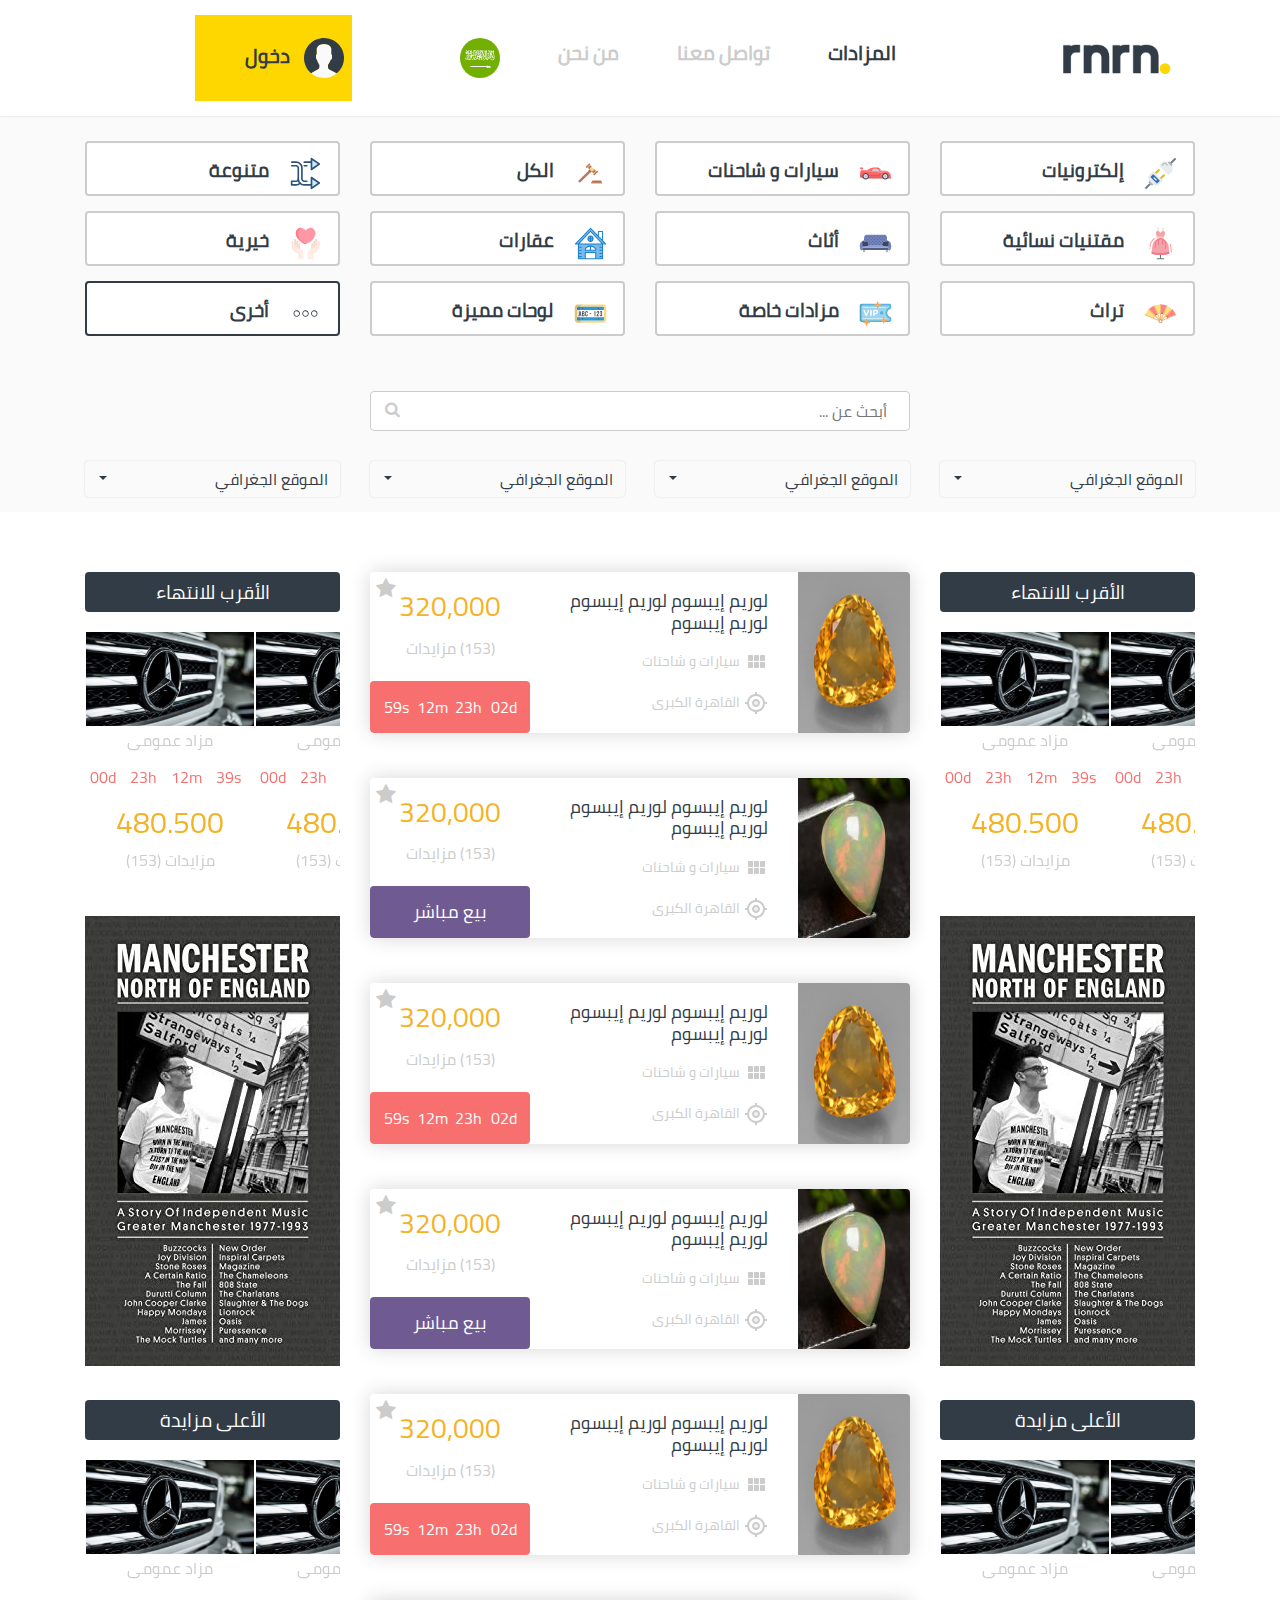
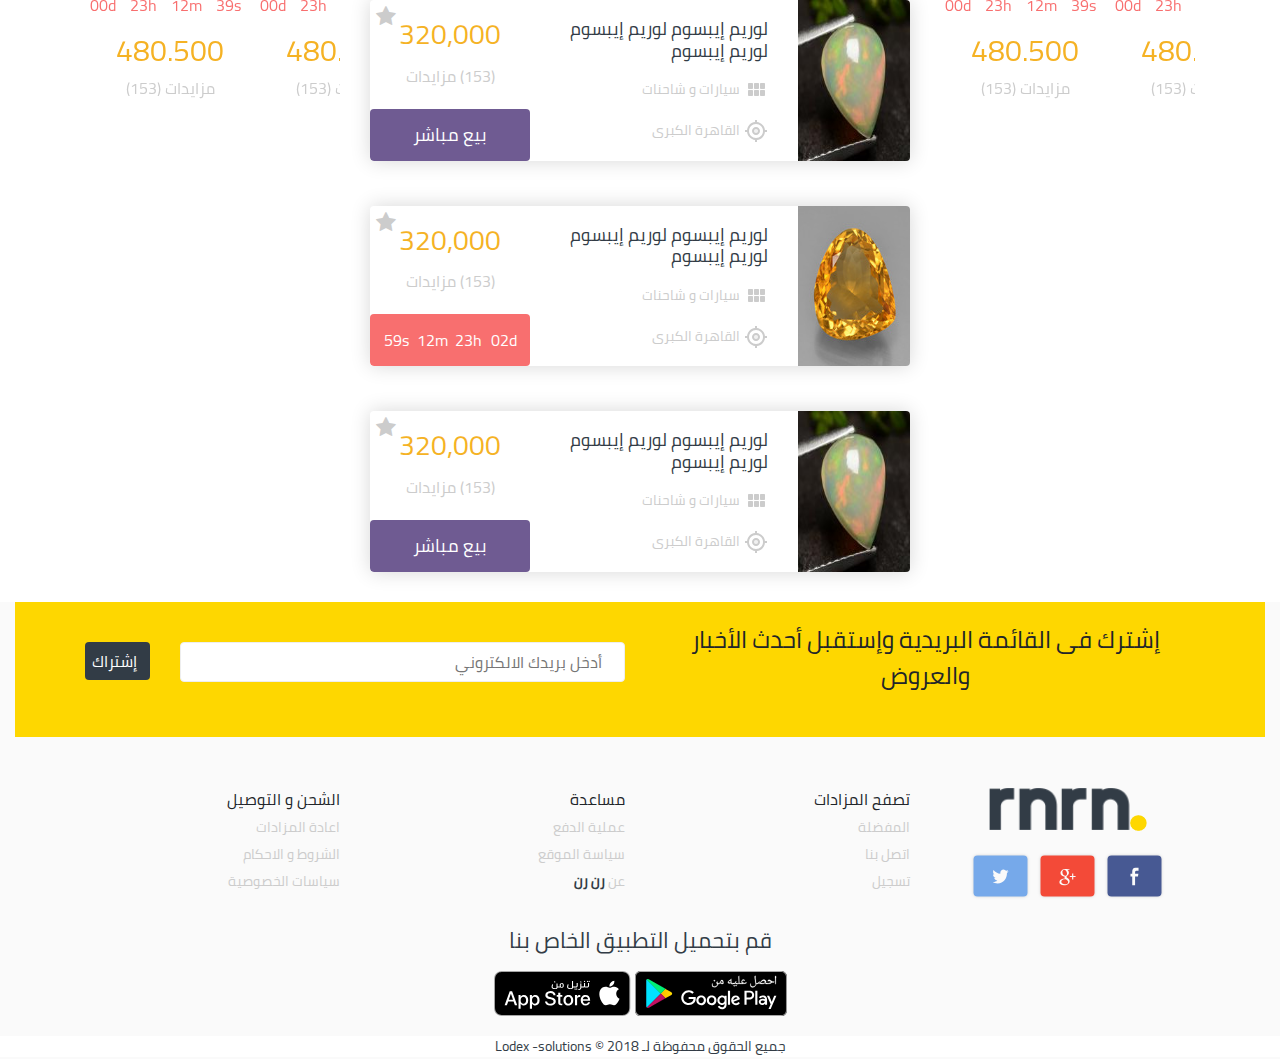
<file: index.html>
<!DOCTYPE html>
<html>

<head>
  <meta charset="utf-8">
  <meta name="viewport" content="width=device-width, initial-scale=1, shrink-to-fit=no">
  <title>RNRN | HOME</title>
  <link rel="stylesheet" href="css/bootstrap.min.css">
  <link rel="stylesheet" href="css/jquery-ui.css">
  <link rel="stylesheet" href="css/font-awesome.min.css">
  <link rel="stylesheet" href="css/owl.carousel.min.css">
  <link rel="stylesheet" href="css/owl.theme.default.min.css">
  <link rel="stylesheet" href="css/style.css">
</head>

<body>
  <nav class="navbar navbar-expand-lg navbar-light bg-light">
    <div class="container">
      <a class="navbar-brand" href="index.html">
        <img src="Images/Logo - rnrn.png">
      </a>
      <button class="navbar-toggler" type="button" data-toggle="collapse" data-target="#ali" aria-controls="navbarNavDropdown"
        aria-expanded="false" aria-label="Toggle navigation">
        <span class="navbar-toggler-icon"></span>
      </button>
      <div class="collapse navbar-collapse" id="ali">
        <ul class="navbar-nav mx-auto">
          <li class="nav-item active">
            <a class="nav-link" href="#">المزادات</a>
          </li>
          <li class="nav-item">
            <a class="nav-link" href="#"> تواصل معنا</a>
          </li>

          <li class="nav-item">
            <a class="nav-link" href="#">من نحن </a>
          </li>
          <li class="nav-item">
            <a class="nav-link" href="#">
              <img src="./Images/Arabic.png">
            </a>
          </li>

          <li class="nav-item mr-xl-5 active active-login">
            <a class="nav-link" href="login.html">
              <img src="Images/User-Avatar.png" alt="login"> دخول
            </a>
          </li>

          <!-- <li class="nav-item dropdown mr-xl-5">
                   <a class="nav-link dropdown-toggle active" href="#" id="navbarDropdown" role="button" data-toggle="dropdown" aria-haspopup="true"
                     aria-expanded="false">
                     <img src="Images/User-Avatar.png" alt="login"> على
                   </a>
                   <div class="dropdown-menu text-center" aria-labelledby="navbarDropdown">
                      <a class="dropdown-item" href="profile.html">الصفحة الشخصية</a>
                     <a class="dropdown-item" href="Additem.html">إضافة مزاد</a>
                     <a class="dropdown-item" href="Edit-my-info.html">لوحة التحكم</a>
                     <a class="dropdown-item" href="FavoritePage.html"> المفضلة</a>
                     <a class="dropdown-item" href="#">الإعدادات</a>
                     <a class="dropdown-item" href="#">خروج</a>
       
                   </div>
                 </li>  -->
        </ul>
      </div>
    </div>
  </nav>



  <!-- Start Sec1 -->
  <section class="sec1">
    <div class="container">
      <div class="row">
        <div class="col-12">
          <div class="row">
            <div class="col-lg-3 col-md-6">
              <div class="box-sec1 text-right">
                <img src="Images/Electronics - Category.png">
                <p>إلكترونيات</p>
              </div>
            </div>

            <div class="col-lg-3 col-md-6">
              <div class="box-sec1 text-right">
                <img src="Images/Cars - Category.png">
                <p>سيارات و شاحنات</p>
              </div>
            </div>

            <div class="col-lg-3 col-md-6">
              <div class="box-sec1 text-right">
                <img src="Images/All - Categories.png ">
                <p>الكل </p>
              </div>
            </div>

            <div class="col-lg-3 col-md-6">
              <div class="box-sec1 text-right">
                <img src="Images/Mixed - Category.png">
                <p>متنوعة

                </p>
              </div>
            </div>

            <div class="col-lg-3 col-md-6">
              <div class="box-sec1 text-right">
                <img src="Images/Feminine - Category.png">
                <p>مقتنيات نسائية

                </p>
              </div>
            </div>

            <div class="col-lg-3 col-md-6">
              <div class="box-sec1 text-right">
                <img src="Images/Furniture - Category.png">
                <p>أثاث</p>
              </div>
            </div>

            <div class="col-lg-3 col-md-6">
              <div class="box-sec1 text-right">
                <img src="Images/Realestate - Category.png">
                <p>عقارات</p>
              </div>
            </div>

            <div class="col-lg-3 col-md-6">
              <div class="box-sec1 text-right">
                <img src="Images/Charitable Categoory.png">
                <p>خيرية

                </p>
              </div>
            </div>

            <div class="col-lg-3 col-md-6">
              <div class="box-sec1 text-right">
                <img src="Images/Traditional - Category.png">
                <p>تراث</p>
              </div>
            </div>

            <div class="col-lg-3 col-md-6">
              <div class="box-sec1 text-right">
                <img src="Images/Vip - Category.png">
                <p>مزادات خاصة </p>
              </div>
            </div>

            <div class="col-lg-3 col-md-6">
              <div class="box-sec1 text-right">
                <img src="Images/Specia Carplates - Category.png">
                <p>لوحات مميزة

                </p>
              </div>
            </div>

            <div class="col-lg-3 col-md-6">
              <div class="box-sec1 text-right active">
                <img src="Images/Others - Category.png">
                <p>أخرى

                </p>
              </div>
            </div>
          </div>
        </div>
      </div>
    </div>
  </section>
  <div class="container">
    <div class="row">
      <div class="col-lg-6 col-md-12 mx-auto">
        <div class="input-serch1">
          <input class="btn-block" type="search" placeholder="أبحث عن ...">
          <i class="fa fa-search"></i>
        </div>
      </div>
      <div class="col-12">
        <div class="row">
          <div class="col-3">
            <form class="form-sort">
              <div class="row">
                <div class="col-12 col-md-12">
                  <div class="my-dropdown">
                    <div class="dropdown ">
                      <a class="btn btn-secondary btn-block dropdown-toggle" href="#" role="button" id="dropdownMenuLink"
                        data-toggle="dropdown" aria-haspopup="true" aria-expanded="false">
                        الموقع الجغرافي
                      </a>

                      <div class="dropdown-menu" aria-labelledby="dropdownMenuLink">
                        <a class="dropdown-item" href="#">Action</a>
                        <a class="dropdown-item" href="#">Another action</a>
                        <a class="dropdown-item" href="#">Something else here</a>
                      </div>
                    </div>
                  </div>
                </div>
              </div>
            </form>
          </div>

          <div class="col-3">
            <form class="form-sort">
              <div class="row">
                <div class="col-12 col-md-12">
                  <div class="my-dropdown">
                    <div class="dropdown ">
                      <a class="btn btn-secondary btn-block dropdown-toggle" href="#" role="button" id="dropdownMenuLink"
                        data-toggle="dropdown" aria-haspopup="true" aria-expanded="false">
                        الموقع الجغرافي
                      </a>

                      <div class="dropdown-menu" aria-labelledby="dropdownMenuLink">
                        <a class="dropdown-item" href="#">Action</a>
                        <a class="dropdown-item" href="#">Another action</a>
                        <a class="dropdown-item" href="#">Something else here</a>
                      </div>
                    </div>
                  </div>
                </div>
              </div>
            </form>
          </div>

          <div class="col-3">
            <form class="form-sort">
              <div class="row">
                <div class="col-12 col-md-12">
                  <div class="my-dropdown">
                    <div class="dropdown ">
                      <a class="btn btn-secondary btn-block dropdown-toggle" href="#" role="button" id="dropdownMenuLink"
                        data-toggle="dropdown" aria-haspopup="true" aria-expanded="false">
                        الموقع الجغرافي
                      </a>

                      <div class="dropdown-menu" aria-labelledby="dropdownMenuLink">
                        <a class="dropdown-item" href="#">Action</a>
                        <a class="dropdown-item" href="#">Another action</a>
                        <a class="dropdown-item" href="#">Something else here</a>
                      </div>
                    </div>
                  </div>
                </div>
              </div>
            </form>
          </div>

          <div class="col-3">
            <form class="form-sort">
              <div class="row">
                <div class="col-12 col-md-12">
                  <div class="my-dropdown">
                    <div class="dropdown ">
                      <a class="btn btn-secondary btn-block dropdown-toggle" href="#" role="button" id="dropdownMenuLink"
                        data-toggle="dropdown" aria-haspopup="true" aria-expanded="false">
                        الموقع الجغرافي
                      </a>

                      <div class="dropdown-menu" aria-labelledby="dropdownMenuLink">
                        <a class="dropdown-item" href="#">Action</a>
                        <a class="dropdown-item" href="#">Another action</a>
                        <a class="dropdown-item" href="#">Something else here</a>
                      </div>
                    </div>
                  </div>
                </div>
              </div>
            </form>
          </div>



        </div>
      </div>
    </div>
  </div>

  <section class="sec2 text-right">
    <div class="container">
      <div class="row">
        <div class="col-12">
          <div class="row">
            <div class="col-lg-3 col-md-12">
              <!-- <div class="box-type1">
                <div class="box-type2">
                  <div class="box-head">
                    <h3>التصنيف</h3>
                  </div>
                </div>
                <div class="box-input">
                  <div class="box-input2">
                    <input type="radio" readonly>
                    <span>الكل </span>
                  </div>

                  <div class="box-input2">
                    <input type="radio" readonly>
                    <span>شقق سكنية </span>
                  </div>

                  <div class="box-input2">
                    <input type="radio" readonly>
                    <span>أرضي</span>
                  </div>


                  <div class="box-input2">
                    <input type="radio" readonly>
                    <span>مزارع </span>
                  </div>
                  <div class="box-input2">
                    <input type="radio" readonly>
                    <span>استراحات </span>
                  </div>

                </div>

              </div>

              <div class="box-type1">
                <div class="box-type2">
                  <div class="box-head">
                    <h3>النوع </h3>
                  </div>
                </div>
                <div class="box-input">
                  <div class="box-input2">
                    <input type="radio" readonly>
                    <span>الكل </span>
                  </div>

                  <div class="box-input2">
                    <input type="radio" readonly>
                    <span>مزاد </span>
                  </div>

                  <div class="box-input2">
                    <input type="radio" readonly>
                    <span>بيع مباشر</span>
                  </div>

                </div>

              </div>


              <div class="box-type1">
                <div class="box-type2">
                  <div class="box-head">
                    <h3>الحالة </h3>
                  </div>
                </div>
                <div class="box-input">
                  <div class="box-input2">
                    <input type="radio" readonly>
                    <span>الكل </span>
                  </div>

                  <div class="box-input2">
                    <input type="radio" readonly>
                    <span>جيد</span>
                  </div>

                  <div class="box-input2">
                    <input type="radio" readonly>
                    <span>قديم </span>
                  </div>

                </div>

              </div>

              <div class="box-type1">
                <div class="box-type2">
                  <div class="box-head">
                    <h3>تصنيفات أخرى</h3>
                  </div>
                </div>

                <div class="box-progress">
                  <h4 class="text-right">السعر</h4>
                  <div id="slider-range"></div>
                  <div class="box-price">
                    <input type="text" id="amount" readonl>
                    <input type="text" id="amount2" readonl>
                  </div>
                </div>

              </div> -->

              <!-- <div class="db-btn">
                <div class="dropdown">
                  <a class="btn btn-secondary btn-block dropdown-toggle" href="#" role="button" id="dropdownMenuLink"
                    data-toggle="dropdown" aria-haspopup="true" aria-expanded="false">
                    العلامة التجارية
                  </a>

                  <div class="dropdown-menu" aria-labelledby="dropdownMenuLink">
                    <a class="dropdown-item" href="#">Action</a>
                    <a class="dropdown-item" href="#">Another action</a>
                    <a class="dropdown-item" href="#">Something else here</a>
                  </div>
                </div>
                <div class="dropdown">
                  <a class="btn btn-secondary btn-block dropdown-toggle" href="#" role="button" id="dropdownMenuLink"
                    data-toggle="dropdown" aria-haspopup="true" aria-expanded="false">
                    الموقع الجغرافي
                  </a>

                  <div class="dropdown-menu" aria-labelledby="dropdownMenuLink">
                    <a class="dropdown-item" href="#">Action</a>
                    <a class="dropdown-item" href="#">Another action</a>
                    <a class="dropdown-item" href="#">Something else here</a>
                  </div>
                </div>
              </div> -->

              <div class="box-finsh">
                <p class="text-center">الأقرب للانتهاء</p>
              </div>
              <div class="crus-finsh">
                <div class="owl-carousel">
                  <!--  -->
                  <div>
                    <div class="box-news text-center">
                      <img class="img-fluid" src="Images/3.jpeg">
                      <h4>مزاد عمومى</h4>
                      <div class="box-new-timer">
                        <span>00d</span>
                        <span>23h</span>
                        <span>12m</span>
                        <span>39s</span>
                      </div>
                      <div class="price">
                        <h2>480.500</h2>
                        <span>مزايدات (153)</span>
                      </div>
                    </div>
                  </div>
                  <!--  -->
                  <!--  -->
                  <div>
                    <div class="box-news text-center">
                      <img src="Images/3.jpeg">
                      <h4>مزاد عمومى</h4>
                      <div class="box-new-timer">
                        <span>00d</span>
                        <span>23h</span>
                        <span>12m</span>
                        <span>39s</span>
                      </div>
                      <div class="price">
                        <h2>480.500</h2>
                        <span>مزايدات (153)</span>
                      </div>
                    </div>
                  </div>
                  <!--  -->
                  <!--  -->
                  <div>
                    <div class="box-news text-center">
                      <img src="Images/3.jpeg">
                      <h4>مزاد عمومى</h4>
                      <div class="box-new-timer">
                        <span>00d</span>
                        <span>23h</span>
                        <span>12m</span>
                        <span>39s</span>
                      </div>
                      <div class="price">
                        <h2>480.500</h2>
                        <span>مزايدات (153)</span>
                      </div>
                    </div>
                  </div>
                  <!--  -->


                </div>
              </div>

              <div class="adv">
                <img src="Images/adv.jpg" class="img-fluid">
              </div>

              <div class="box-finsh">
                <p class="text-center">الأعلى مزايدة</p>
              </div>
              <div class="crus-finsh">
                <div class="owl-carousel">
                  <!--  -->
                  <div>
                    <div class="box-news text-center">
                      <img class="img-fluid" src="Images/3.jpeg">
                      <h4>مزاد عمومى</h4>
                      <div class="box-new-timer">
                        <span>00d</span>
                        <span>23h</span>
                        <span>12m</span>
                        <span>39s</span>
                      </div>
                      <div class="price">
                        <h2>480.500</h2>
                        <span>مزايدات (153)</span>
                      </div>
                    </div>
                  </div>
                  <!--  -->
                  <!--  -->
                  <div>
                    <div class="box-news text-center">
                      <img src="Images/3.jpeg">
                      <h4>مزاد عمومى</h4>
                      <div class="box-new-timer">
                        <span>00d</span>
                        <span>23h</span>
                        <span>12m</span>
                        <span>39s</span>
                      </div>
                      <div class="price">
                        <h2>480.500</h2>
                        <span>مزايدات (153)</span>
                      </div>
                    </div>
                  </div>
                  <!--  -->
                  <!--  -->
                  <div>
                    <div class="box-news text-center">
                      <img src="Images/3.jpeg">
                      <h4>مزاد عمومى</h4>
                      <div class="box-new-timer">
                        <span>00d</span>
                        <span>23h</span>
                        <span>12m</span>
                        <span>39s</span>
                      </div>
                      <div class="price">
                        <h2>480.500</h2>
                        <span>مزايدات (153)</span>
                      </div>
                    </div>
                  </div>
                  <!--  -->


                </div>
              </div>


            </div>
            <div class="col-lg-6 col-md-12">
              <div class="sec3">
                <div class="row">

                  <div class="col-12">
                    <a href="itemDetails.html" class="prodect">
                      <div class="row">
                        <div class="col-md-3 col-sm-12 text-lg-right text-center">
                          <img class="img-fluid" src="Images/1.jpg" alt="">
                        </div>
                        <div class="col-md-5 col-sm-12 text-lg-right text-center">
                          <div class="prodect-info">
                            <h4>لوريم إيبسوم لوريم إيبسوم لوريم إيبسوم</h4>
                            <div>
                              <img src="Images/Icons/Categori - Gray.png">
                              <span>سيارات و شاحنات </span>
                            </div>
                            <div>
                              <img src="Images/Icons/Location - Gray.png">
                              <span>القاهرة الكبرى </span>
                            </div>
                          </div>
                        </div>
                        <div class="col-md-4 text-center">
                          <div class="prodect-timer ">

                            <i class="fa fa-star fa-lg"></i>
                            <h5>320,000</h5>
                            <span>(153) مزايدات</span>
                            <div class="timer">
                              <span class="days">02d</span>
                              <span class="hours">23h</span>
                              <span class="minutes">12m</span>
                              <span class="Seconds">59s</span>

                            </div>
                          </div>
                        </div>

                      </div>
                    </a>
                  </div>

                  <div class="col-12">
                    <a href="#" class="prodect">
                      <div class="row">
                        <div class="col-md-3 col-sm-12 text-lg-right text-center">
                          <img class="img-fluid" src="Images/2.jpg" alt="">
                        </div>
                        <div class="col-md-5 col-sm-12 text-lg-right text-center">
                          <div class="prodect-info">
                            <h4>لوريم إيبسوم لوريم إيبسوم لوريم إيبسوم</h4>
                            <div>
                              <img src="Images/Icons/Categori - Gray.png">
                              <span>سيارات و شاحنات </span>
                            </div>
                            <div>
                              <img src="Images/Icons/Location - Gray.png">
                              <span>القاهرة الكبرى </span>
                            </div>
                          </div>
                        </div>
                        <div class="col-md-4 text-center">
                          <div class="prodect-timer ">
                            <i class="fa fa-star fa-lg"></i>
                            <h5>320,000</h5>
                            <span>(153) مزايدات</span>
                            <div class="sell">
                              <h4>بيع مباشر</h4>
                            </div>
                          </div>
                        </div>
                      </div>
                    </a>
                  </div>

                  <div class="col-12">
                    <a href="#" class="prodect">
                      <div class="row">
                        <div class="col-md-3 col-sm-12 text-lg-right text-center">
                          <img class="img-fluid" src="Images/1.jpg" alt="">
                        </div>
                        <div class="col-md-5 col-sm-12 text-lg-right text-center">
                          <div class="prodect-info">
                            <h4>لوريم إيبسوم لوريم إيبسوم لوريم إيبسوم</h4>
                            <div>
                              <img src="Images/Icons/Categori - Gray.png">
                              <span>سيارات و شاحنات </span>
                            </div>
                            <div>
                              <img src="Images/Icons/Location - Gray.png">
                              <span>القاهرة الكبرى </span>
                            </div>
                          </div>
                        </div>
                        <div class="col-md-4 text-center">
                          <div class="prodect-timer ">
                            <i class="fa fa-star fa-lg"></i>
                            <h5>320,000</h5>
                            <span>(153) مزايدات</span>
                            <div class="timer">
                              <span class="days">02d</span>
                              <span class="hours">23h</span>
                              <span class="minutes">12m</span>
                              <span class="Seconds">59s</span>

                            </div>
                          </div>
                        </div>
                      </div>
                    </a>
                  </div>

                  <div class="col-12">
                    <a href="#" class="prodect">
                      <div class="row">
                        <div class="col-md-3 col-sm-12 text-lg-right text-center">
                          <img class="img-fluid" src="Images/2.jpg" alt="">
                        </div>
                        <div class="col-md-5 col-sm-12 text-lg-right text-center">
                          <div class="prodect-info">
                            <h4>لوريم إيبسوم لوريم إيبسوم لوريم إيبسوم</h4>
                            <div>
                              <img src="Images/Icons/Categori - Gray.png">
                              <span>سيارات و شاحنات </span>
                            </div>
                            <div>
                              <img src="Images/Icons/Location - Gray.png">
                              <span>القاهرة الكبرى </span>
                            </div>
                          </div>
                        </div>
                        <div class="col-md-4 text-center">
                          <div class="prodect-timer ">
                            <i class="fa fa-star fa-lg"></i>
                            <h5>320,000</h5>
                            <span>(153) مزايدات</span>
                            <div class="sell">
                              <h4>بيع مباشر</h4>
                            </div>
                          </div>
                        </div>
                      </div>
                    </a>
                  </div>

                  <div class="col-12">
                    <a href="#" class="prodect">
                      <div class="row">
                        <div class="col-md-3 col-sm-12 text-lg-right text-center">
                          <img class="img-fluid" src="Images/1.jpg" alt="">
                        </div>
                        <div class="col-md-5 col-sm-12 text-lg-right text-center">
                          <div class="prodect-info">
                            <h4>لوريم إيبسوم لوريم إيبسوم لوريم إيبسوم</h4>
                            <div>
                              <img src="Images/Icons/Categori - Gray.png">
                              <span>سيارات و شاحنات </span>
                            </div>
                            <div>
                              <img src="Images/Icons/Location - Gray.png">
                              <span>القاهرة الكبرى </span>
                            </div>
                          </div>
                        </div>
                        <div class="col-md-4 text-center">
                          <div class="prodect-timer ">
                            <i class="fa fa-star fa-lg"></i>
                            <h5>320,000</h5>
                            <span>(153) مزايدات</span>
                            <div class="timer">
                              <span class="days">02d</span>
                              <span class="hours">23h</span>
                              <span class="minutes">12m</span>
                              <span class="Seconds">59s</span>

                            </div>
                          </div>
                        </div>
                      </div>
                    </a>
                  </div>

                  <div class="col-12">
                    <a href="#" class="prodect">
                      <div class="row">
                        <div class="col-md-3 col-sm-12 text-lg-right text-center">
                          <img class="img-fluid" src="Images/2.jpg" alt="">
                        </div>
                        <div class="col-md-5 col-sm-12 text-lg-right text-center">
                          <div class="prodect-info">
                            <h4>لوريم إيبسوم لوريم إيبسوم لوريم إيبسوم</h4>
                            <div>
                              <img src="Images/Icons/Categori - Gray.png">
                              <span>سيارات و شاحنات </span>
                            </div>
                            <div>
                              <img src="Images/Icons/Location - Gray.png">
                              <span>القاهرة الكبرى </span>
                            </div>
                          </div>
                        </div>
                        <div class="col-md-4 text-center">
                          <div class="prodect-timer ">
                            <i class="fa fa-star fa-lg"></i>
                            <h5>320,000</h5>
                            <span>(153) مزايدات</span>
                            <div class="sell">
                              <h4>بيع مباشر</h4>
                            </div>
                          </div>
                        </div>
                      </div>
                    </a>
                  </div>

                  <div class="col-12">
                    <a href="#" class="prodect">
                      <div class="row">
                        <div class="col-md-3 col-sm-12 text-lg-right text-center">
                          <img class="img-fluid" src="Images/1.jpg" alt="">
                        </div>
                        <div class="col-md-5 col-sm-12 text-lg-right text-center">
                          <div class="prodect-info">
                            <h4>لوريم إيبسوم لوريم إيبسوم لوريم إيبسوم</h4>
                            <div>
                              <img src="Images/Icons/Categori - Gray.png">
                              <span>سيارات و شاحنات </span>
                            </div>
                            <div>
                              <img src="Images/Icons/Location - Gray.png">
                              <span>القاهرة الكبرى </span>
                            </div>
                          </div>
                        </div>
                        <div class="col-md-4 text-center">
                          <div class="prodect-timer ">
                            <i class="fa fa-star fa-lg"></i>
                            <h5>320,000</h5>
                            <span>(153) مزايدات</span>
                            <div class="timer">
                              <span class="days">02d</span>
                              <span class="hours">23h</span>
                              <span class="minutes">12m</span>
                              <span class="Seconds">59s</span>

                            </div>
                          </div>
                        </div>
                      </div>
                    </a>
                  </div>

                  <div class="col-12">
                    <a href="#" class="prodect">
                      <div class="row">
                        <div class="col-md-3 col-sm-12 text-lg-right text-center">
                          <img class="img-fluid" src="Images/2.jpg" alt="">
                        </div>
                        <div class="col-md-5 col-sm-12 text-lg-right text-center">
                          <div class="prodect-info">
                            <h4>لوريم إيبسوم لوريم إيبسوم لوريم إيبسوم</h4>
                            <div>
                              <img src="Images/Icons/Categori - Gray.png">
                              <span>سيارات و شاحنات </span>
                            </div>
                            <div>
                              <img src="Images/Icons/Location - Gray.png">
                              <span>القاهرة الكبرى </span>
                            </div>
                          </div>
                        </div>
                        <div class="col-md-4 text-center">
                          <div class="prodect-timer ">
                            <i class="fa fa-star fa-lg"></i>
                            <h5>320,000</h5>
                            <span>(153) مزايدات</span>
                            <div class="sell">
                              <h4>بيع مباشر</h4>
                            </div>
                          </div>
                        </div>
                      </div>
                    </a>
                  </div>



                </div>
              </div>
            </div>
            <div class="col-lg-3 col-md-12">
              <!-- <div class="box-type1">
                <div class="box-type2">
                  <div class="box-head">
                    <h3>التصنيف</h3>
                  </div>
                </div>
                <div class="box-input">
                  <div class="box-input2">
                    <input type="radio" readonly>
                    <span>الكل </span>
                  </div>

                  <div class="box-input2">
                    <input type="radio" readonly>
                    <span>شقق سكنية </span>
                  </div>

                  <div class="box-input2">
                    <input type="radio" readonly>
                    <span>أرضي</span>
                  </div>


                  <div class="box-input2">
                    <input type="radio" readonly>
                    <span>مزارع </span>
                  </div>
                  <div class="box-input2">
                    <input type="radio" readonly>
                    <span>استراحات </span>
                  </div>

                </div>

              </div>

              <div class="box-type1">
                <div class="box-type2">
                  <div class="box-head">
                    <h3>النوع </h3>
                  </div>
                </div>
                <div class="box-input">
                  <div class="box-input2">
                    <input type="radio" readonly>
                    <span>الكل </span>
                  </div>

                  <div class="box-input2">
                    <input type="radio" readonly>
                    <span>مزاد </span>
                  </div>

                  <div class="box-input2">
                    <input type="radio" readonly>
                    <span>بيع مباشر</span>
                  </div>

                </div>

              </div>


              <div class="box-type1">
                <div class="box-type2">
                  <div class="box-head">
                    <h3>الحالة </h3>
                  </div>
                </div>
                <div class="box-input">
                  <div class="box-input2">
                    <input type="radio" readonly>
                    <span>الكل </span>
                  </div>

                  <div class="box-input2">
                    <input type="radio" readonly>
                    <span>جيد</span>
                  </div>

                  <div class="box-input2">
                    <input type="radio" readonly>
                    <span>قديم </span>
                  </div>

                </div>

              </div>

              <div class="box-type1">
                <div class="box-type2">
                  <div class="box-head">
                    <h3>تصنيفات أخرى</h3>
                  </div>
                </div>

                <div class="box-progress">
                  <h4 class="text-right">السعر</h4>
                  <div id="slider-range"></div>
                  <div class="box-price">
                    <input type="text" id="amount" readonl>
                    <input type="text" id="amount2" readonl>
                  </div>
                </div>

              </div> -->

              <!-- <div class="db-btn">
                <div class="dropdown">
                  <a class="btn btn-secondary btn-block dropdown-toggle" href="#" role="button" id="dropdownMenuLink"
                    data-toggle="dropdown" aria-haspopup="true" aria-expanded="false">
                    العلامة التجارية
                  </a>

                  <div class="dropdown-menu" aria-labelledby="dropdownMenuLink">
                    <a class="dropdown-item" href="#">Action</a>
                    <a class="dropdown-item" href="#">Another action</a>
                    <a class="dropdown-item" href="#">Something else here</a>
                  </div>
                </div>
                <div class="dropdown">
                  <a class="btn btn-secondary btn-block dropdown-toggle" href="#" role="button" id="dropdownMenuLink"
                    data-toggle="dropdown" aria-haspopup="true" aria-expanded="false">
                    الموقع الجغرافي
                  </a>

                  <div class="dropdown-menu" aria-labelledby="dropdownMenuLink">
                    <a class="dropdown-item" href="#">Action</a>
                    <a class="dropdown-item" href="#">Another action</a>
                    <a class="dropdown-item" href="#">Something else here</a>
                  </div>
                </div>
              </div> -->

              <div class="box-finsh">
                <p class="text-center">الأقرب للانتهاء</p>
              </div>
              <div class="crus-finsh">
                <div class="owl-carousel">
                  <!--  -->
                  <div>
                    <div class="box-news text-center">
                      <img class="img-fluid" src="Images/3.jpeg">
                      <h4>مزاد عمومى</h4>
                      <div class="box-new-timer">
                        <span>00d</span>
                        <span>23h</span>
                        <span>12m</span>
                        <span>39s</span>
                      </div>
                      <div class="price">
                        <h2>480.500</h2>
                        <span>مزايدات (153)</span>
                      </div>
                    </div>
                  </div>
                  <!--  -->
                  <!--  -->
                  <div>
                    <div class="box-news text-center">
                      <img src="Images/3.jpeg">
                      <h4>مزاد عمومى</h4>
                      <div class="box-new-timer">
                        <span>00d</span>
                        <span>23h</span>
                        <span>12m</span>
                        <span>39s</span>
                      </div>
                      <div class="price">
                        <h2>480.500</h2>
                        <span>مزايدات (153)</span>
                      </div>
                    </div>
                  </div>
                  <!--  -->
                  <!--  -->
                  <div>
                    <div class="box-news text-center">
                      <img src="Images/3.jpeg">
                      <h4>مزاد عمومى</h4>
                      <div class="box-new-timer">
                        <span>00d</span>
                        <span>23h</span>
                        <span>12m</span>
                        <span>39s</span>
                      </div>
                      <div class="price">
                        <h2>480.500</h2>
                        <span>مزايدات (153)</span>
                      </div>
                    </div>
                  </div>
                  <!--  -->


                </div>
              </div>

              <div class="adv">
                <img src="Images/adv.jpg" class="img-fluid">
              </div>

              <div class="box-finsh">
                <p class="text-center">الأعلى مزايدة</p>
              </div>
              <div class="crus-finsh">
                <div class="owl-carousel">
                  <!--  -->
                  <div>
                    <div class="box-news text-center">
                      <img class="img-fluid" src="Images/3.jpeg">
                      <h4>مزاد عمومى</h4>
                      <div class="box-new-timer">
                        <span>00d</span>
                        <span>23h</span>
                        <span>12m</span>
                        <span>39s</span>
                      </div>
                      <div class="price">
                        <h2>480.500</h2>
                        <span>مزايدات (153)</span>
                      </div>
                    </div>
                  </div>
                  <!--  -->
                  <!--  -->
                  <div>
                    <div class="box-news text-center">
                      <img src="Images/3.jpeg">
                      <h4>مزاد عمومى</h4>
                      <div class="box-new-timer">
                        <span>00d</span>
                        <span>23h</span>
                        <span>12m</span>
                        <span>39s</span>
                      </div>
                      <div class="price">
                        <h2>480.500</h2>
                        <span>مزايدات (153)</span>
                      </div>
                    </div>
                  </div>
                  <!--  -->
                  <!--  -->
                  <div>
                    <div class="box-news text-center">
                      <img src="Images/3.jpeg">
                      <h4>مزاد عمومى</h4>
                      <div class="box-new-timer">
                        <span>00d</span>
                        <span>23h</span>
                        <span>12m</span>
                        <span>39s</span>
                      </div>
                      <div class="price">
                        <h2>480.500</h2>
                        <span>مزايدات (153)</span>
                      </div>
                    </div>
                  </div>
                  <!--  -->


                </div>
              </div>


            </div>
          </div>
        </div>
      </div>
  </section>

    <div class="container-fluid">
      <div class="sub">
        <div class="container">
          <div class="row">
            <div class="col-lg-6">
              <p>إشترك فى القائمة البريدية وإستقبل أحدث اﻷخبار والعروض</p>
            </div>
            <div class="col-lg-6">
              <div class="form-sub">
              <div class="row">
                <div class="col-lg-10">

                  <input type="email" class="btn-block" placeholder="أدخل بريدك الالكتروني"> 
                </div>
                <div class="col-lg-2">
                    <button class="btn btn-block">إشتراك</button>
                  </div>
              </div>
            </div>
            </div>
          </div>
        </div>
    </div>
  </div>
  <footer class="footer">
    <div class="container">
      <div class="row">
        <div class="col-md-3 col-sm-12 text-center">
          <div class="logo-socil">
            <img src="Images/Logo - rnrn - Footer.png" alt="logo">
            <ul class="list-unstyled">
              <li>
                <img src="Images/Facebook - Login.png" alt="Facebook">
              </li>
              <li>
                <img src="Images/Google - Login.png" alt="Google">
              </li>
              <li>
                <img src="Images/Twitter - Login.png" alt="Twitter">
              </li>
            </ul>
          </div>
        </div>
        <div class="col-md-3 col-sm-12 text-lg-right text-center">
          <div class="footer-item1">
            <ul class="list-unstyled">
              <li>تصفح المزادات</li>
              <li>
                <a href="#">المفضلة</a>
              </li>
              <li>
                <a href="#">اتصل بنا</a>
              </li>
              <li>
                <a href="#">تسجيل</a>
              </li>
            </ul>
          </div>
        </div>

        <div class="col-md-3 col-sm-12 text-lg-right text-center">
          <div class="footer-item2">
            <ul class="list-unstyled">
              <li>مساعدة</li>
              <li>
                <a href="#">عملية الدفع</a>
              </li>
              <li>
                <a href="#"> سياسة الموقع</a>
              </li>
              <li>
                <a class="" href="#">عن <span>رن رن</span> </a>
              </li>

            </ul>
          </div>
        </div>


        <div class="col-md-3 col-sm-12 text-lg-right text-center">
          <div class="footer-item3">
            <ul class="list-unstyled">
              <li>الشحن و التوصيل</li>
              <li>
                <a href="#">اعادة المزادات</a>
              </li>
              <li>
                <a href="#">الشروط و الاحكام </a>
              </li>
              <li>
                <a class="" href="#">سياسات الخصوصية </a>
              </li>
            </ul>
          </div>
        </div>


        <div class="col-md-12 text-center">
          <div class="footer-item4">
            <h2>قم بتحميل التطبيق الخاص بنا</h2>
            <a href="#">
              <img src="Images/Googleplay Badge.png">
            </a>
            <a href="#">
              <img src="Images/Appstore Badge.png">
            </a>
          </div>
        </div>


      </div>
    </div>
    <div class="container-fluid">
      <div class="row">
        <div class="col-12  p-0 text-center">
          <div class="lodex">
            <p>جميع الحقوق محفوظة لـ

              Lodex -solutions © 2018

            </p>
          </div>
        </div>
      </div>
    </div>
  </footer>
  <script src="js/JQuery.js"></script>
  <script src="js/jquery-ui.js"></script>
  <script src="js/popper.min.js"></script>
  <script src="js/bootstrap.min.js"></script>
  <!-- <script src="js/jquery.nicescroll.min.js"></script> -->
  <script src="js/owl.carousel.min.js"></script>
  <script src="js/min.js"></script>
  <script>
    $(document).ready(function () {
      $(".owl-carousel").owlCarousel({
        center: false,
        items: 1.5,
        nav: false,
        dots: true,
        mouseDrag: true,

        responsiveClass: true
      });
    });
  </script>
</body>

</html>
</file>
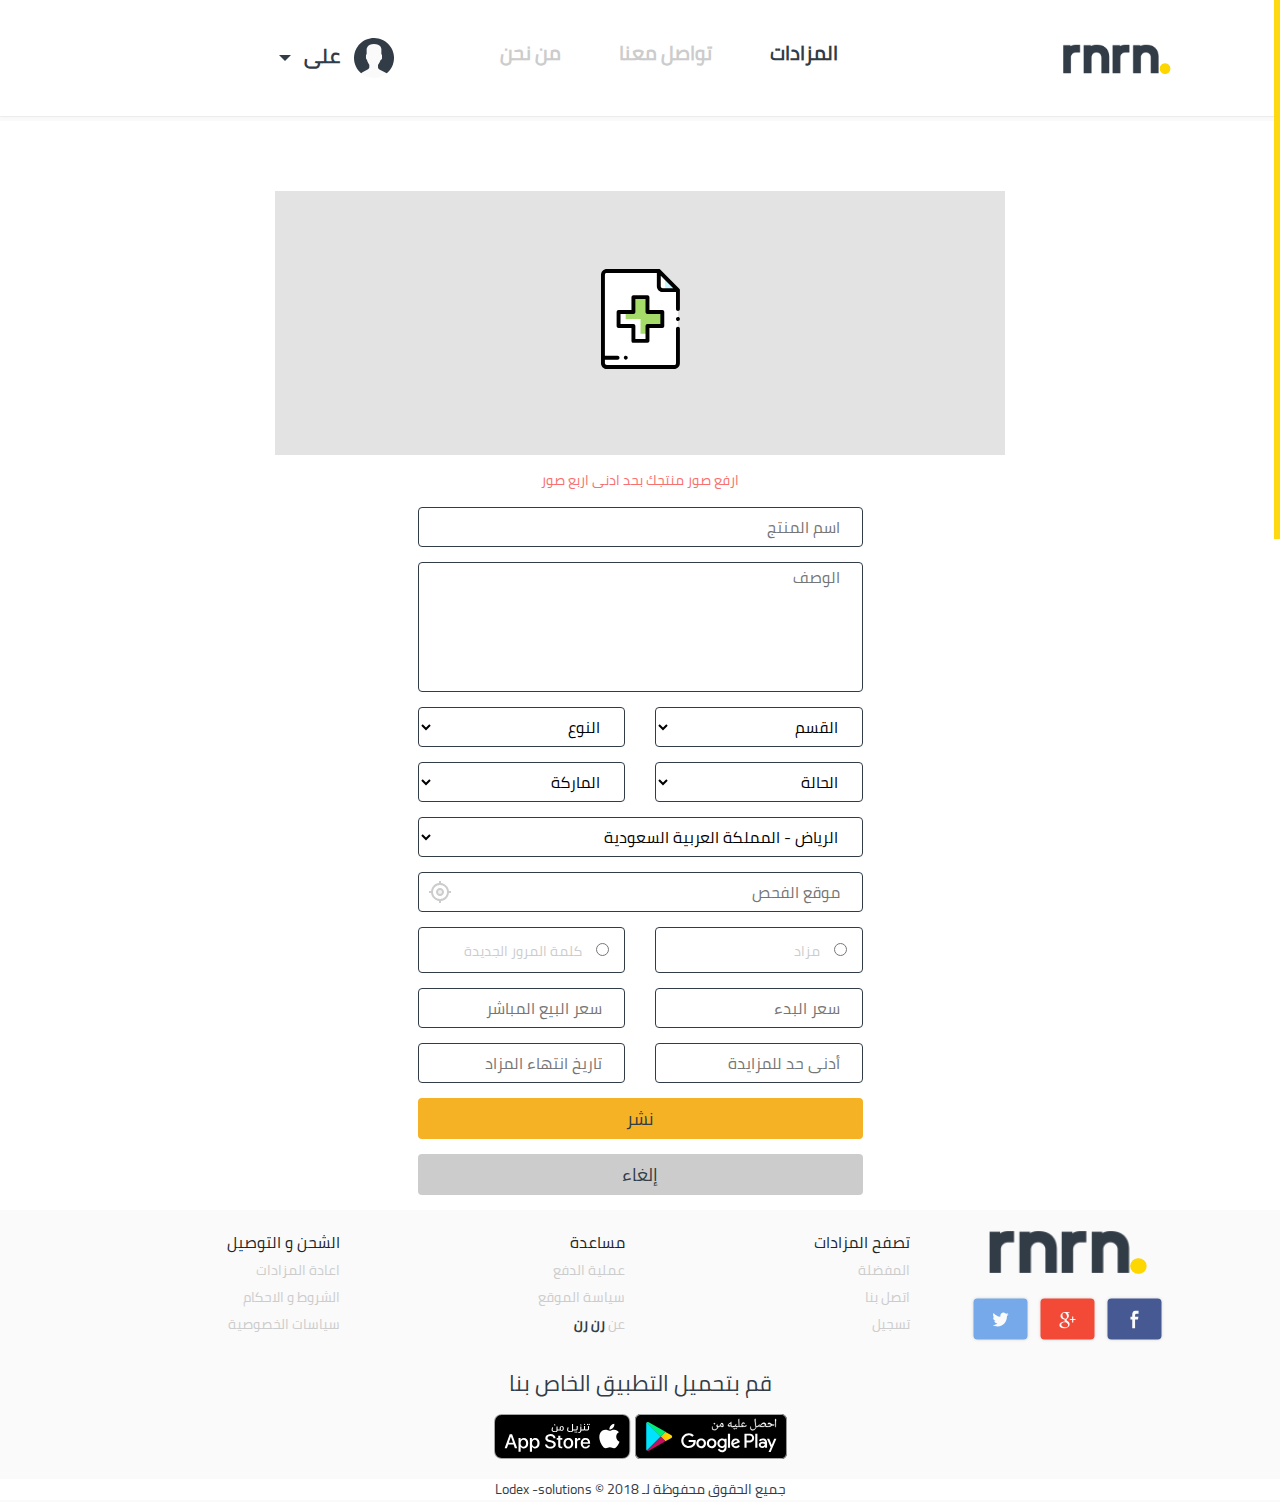
<file: Additem.html>
<!DOCTYPE html>
<html>

<head>
  <meta charset="utf-8">
  <meta name="viewport" content="width=device-width, initial-scale=1, shrink-to-fit=no">
  <title>RNRN | HOME</title>
  <link rel="stylesheet" href="css/bootstrap.min.css">
  <link rel="stylesheet" href="css/jquery-ui.css">
  <link rel="stylesheet" href="css/font-awesome.min.css">
  <link rel="stylesheet" href="css/owl.carousel.min.css">
  <link rel="stylesheet" href="css/owl.theme.default.min.css">
  <link rel="stylesheet" href="css/style.css">
</head>

<body>
  <!--Start Nav -->
  <nav class="navbar navbar-expand-lg navbar-light bg-light">
      <div class="container">
         <a class="navbar-brand" href="index.html">
             <img src="Images/Logo - rnrn.png">
           </a>
       <button class="navbar-toggler" type="button" data-toggle="collapse" data-target="#ali" aria-controls="navbarNavDropdown" aria-expanded="false" aria-label="Toggle navigation">
         <span class="navbar-toggler-icon"></span>
       </button>
       <div class="collapse navbar-collapse" id="ali">
           <ul class="navbar-nav mx-auto">
               <li class="nav-item active">
                 <a class="nav-link" href="#">المزادات</a>
               </li>
               <li class="nav-item">
                 <a class="nav-link" href="#"> تواصل معنا</a>
               </li>
     
               <li class="nav-item">
                 <a class="nav-link" href="#">من نحن </a>
               </li>
     
              
                <li class="nav-item dropdown mr-xl-5">
                 <a class="nav-link dropdown-toggle active" href="#" id="navbarDropdown" role="button" data-toggle="dropdown" aria-haspopup="true"
                   aria-expanded="false">
                   <img src="Images/User-Avatar.png" alt="login"> على
                 </a>
                 <div class="dropdown-menu text-center" aria-labelledby="navbarDropdown">
                    <a class="dropdown-item" href="profile.html">الصفحة الشخصية</a>
                   <a class="dropdown-item" href="Additem.html">إضافة مزاد</a>
                   <a class="dropdown-item" href="Edit-my-info.html">لوحة التحكم</a>
                   <a class="dropdown-item" href="FavoritePage.html"> المفضلة</a>
                   <a class="dropdown-item" href="#">الإعدادات</a>
                   <a class="dropdown-item" href="#">خروج</a>
     
                 </div>
               </li> 
             </ul>
       </div>
      </div>
     </nav>
  
  <section class="Additem">
      <div class="container">
          <div class="row">
              <div class="col-md-12">
                  <div class="row">
                    <div class="col-md-8 mx-auto text-center">
                          <div class="uplode">
                                <div class="file-upload ">
                                        <label for="upload" class="file-upload__label">
                                          <img src="Images/AddFiles.png" alt="">
                                        </label>
                                        <input id="upload" class="file-upload__input" type="file" name="file-upload">
                                      </div>
                          </div>
                          <p>ارفع صور منتجك بحد ادنى اربع صور </p>
                    </div>
                  </div>
              </div>
              <div class="col-md-12">
                  <div class="row">
                      <div class="col-md-5 mx-auto">
                          <form>
                              <div class="row">
                                  <div class="col-12">
                                        <input class="btn-block" type="text" placeholder="اسم المنتج ">
                                  </div>
                                  <div class="col-12">
                                        <textarea class="btn-block" placeholder="الوصف " ></textarea>
                                  </div>

                                  <div class="col-md-6">
                                      <select class="btn-block">
                                          <option readonly>القسم</option>
                                          <option>1</option>
                                      </select>
                                  </div>
                                  <div class="col-md-6">
                                        <select class="btn-block">
                                                <option readonly>النوع </option>
                                                <option>1</option>
                                            </select>
                                  </div>
                                  <div class="col-md-6">
                                        <select class="btn-block">
                                                <option readonly>الحالة </option>
                                                <option>1</option>
                                            </select>
                                  </div>
                                  <div class="col-md-6">
                                        <select class="btn-block">
                                                <option readonly> الماركة</option>
                                                <option>1</option>
                                            </select>
                                  </div>
                                  <div class="col-12">
                                        <select class="btn-block">
                                                <option readonly>الرياض - المملكة العربية السعودية</option>
                                                <option>1</option>
                                            </select>
                                  </div>
                                  <div class="col-12">
                                      <div class="input-style">
                                          <input class="btn-block" type="text" placeholder="موقع الفحص">
                                          <img src="Images/Icons/Location - Gray.png">
                                      </div>
                                  </div>
                                  <div class="col-md-6">
                                      <div class="text-right div-rido">
                                          <input type="radio"> <span>مزاد</span>
                                      </div>
                                  </div>
                                  <div class="col-md-6 ">
                                        <div class=" div-rido text-right">
                                                <input type="radio"> 
                                                <span>
                                                        كلمة المرور الجديدة
                                                </span>
                                            </div>
                                  </div>
                                  <div class="col-md-6">
                                      <input class="btn-block" type="text" placeholder="سعر البدء">
                                  </div>
                                  <div class="col-md-6">
                                        <input class="btn-block" type="text" placeholder="سعر البيع المباشر">
                                  </div>
                                  <div class="col-md-6">
                                        <input class="btn-block" type="text" placeholder="أدنى حد للمزايدة">
                                    </div>
                                    <div class="col-md-6">
                                          <input class="btn-block" type="text" placeholder="تاريخ انتهاء المزاد">
                                    </div>
                                  <div class="col-12">
                                      <button class="btn btn-share btn-block">نشر  </button>
                                  </div>
                                  <div class="col-12">
                                        <button class="btn btn-cancel btn-block">إلغاء  </button>
                                  </div>
                              </div>
                          </form>
                      </div>
                  </div>
              </div>
          </div>
      </div>
  </section>

  <footer class="footer">
        <div class="container">
          <div class="row">
            <div class="col-md-3 col-sm-12 text-center">
              <div class="logo-socil">
                <img src="Images/Logo - rnrn - Footer.png" alt="logo">
                <ul class="list-unstyled">
                  <li>
                    <img src="Images/Facebook - Login.png" alt="Facebook">
                  </li>
                  <li>
                    <img src="Images/Google - Login.png" alt="Google">
                  </li>
                  <li>
                    <img src="Images/Twitter - Login.png" alt="Twitter">
                  </li>
                </ul>
              </div>
            </div>
            <div class="col-md-3 col-sm-12 text-lg-right text-center">
              <div class="footer-item1">
                <ul class="list-unstyled">
                  <li>تصفح المزادات</li>
                  <li>
                    <a href="#">المفضلة</a>
                  </li>
                  <li>
                    <a href="#">اتصل بنا</a>
                  </li>
                  <li>
                    <a href="#">تسجيل</a>
                  </li>            
                </ul>
              </div>
            </div>
    
            <div class="col-md-3 col-sm-12 text-lg-right text-center">
              <div class="footer-item2">
                <ul class="list-unstyled">
                  <li>مساعدة</li>
                  <li>
                    <a href="#">عملية الدفع</a>
                  </li>
                  <li>
                    <a href="#"> سياسة الموقع</a>
                  </li>
                  <li>
                    <a class="" href="#">عن <span>رن رن</span>  </a>
                  </li>            
                          
                </ul>
              </div>
            </div>
    
    
            <div class="col-md-3 col-sm-12 text-lg-right text-center">
                <div class="footer-item3">
                  <ul class="list-unstyled">
                    <li>الشحن و التوصيل</li>
                    <li>
                      <a href="#">اعادة المزادات</a>
                    </li>
                    <li>
                      <a href="#">الشروط و الاحكام </a>
                    </li>
                    <li>
                      <a class="" href="#">سياسات الخصوصية </a>
                    </li>                       
                  </ul>
                </div>
              </div>
    
    
            <div class="col-md-12 text-center">
                <div class="footer-item4">
                <h2>قم بتحميل التطبيق الخاص بنا</h2>
                  <a href="#">
                      <img src="Images/Googleplay Badge.png">
                  </a>
                <a href="#">
                    <img src="Images/Appstore Badge.png">
                </a>
                </div>
              </div>
    
             
          </div>
        </div>
        <div class="container-fluid">
          <div class="row">
              <div class="col-12  p-0 text-center">
                  <div class="lodex">
                    <p>جميع الحقوق محفوظة لـ
      
                        Lodex -solutions © 2018
      
                      </p>
                  </div>
                </div>
          </div>
        </div>
      </footer>
      <script src="js/JQuery.js"></script>
      <script src="js/jquery-ui.js"></script>
      <script src="js/bootstrap.min.js"></script>
      <script src="js/popper.min.js"></script>
      <script src="js/jquery.nicescroll.min.js"></script>
      <script src="js/min.js"></script>
    </body>
    
    </html>
</file>
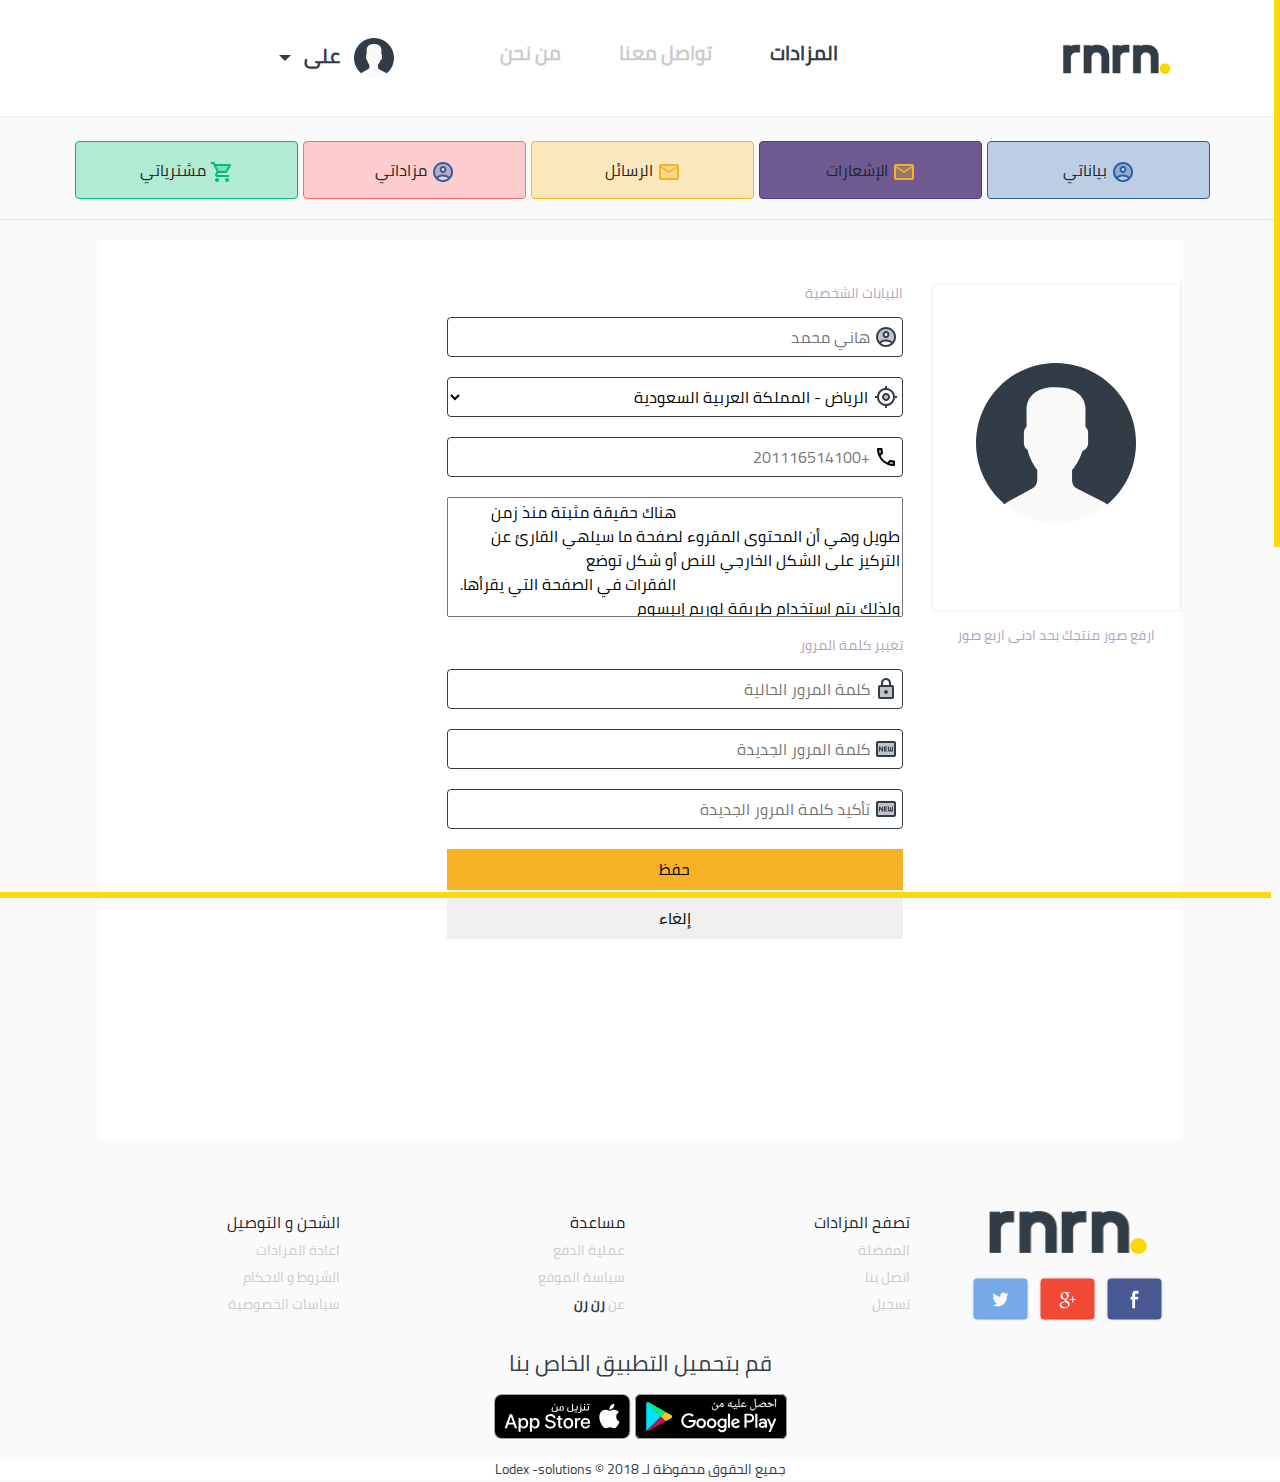
<file: Edit-my-info.html>
<!DOCTYPE html>
<html>

<head>
    <meta charset="utf-8">
    <meta name="viewport" content="width=device-width, initial-scale=1, shrink-to-fit=no">
    <title>RNRN | HOME</title>
    <link rel="stylesheet" href="css/bootstrap.min.css">
    <link rel="stylesheet" href="css/jquery-ui.css">
    <link rel="stylesheet" href="css/font-awesome.min.css">
    <link rel="stylesheet" href="css/owl.carousel.min.css">
    <link rel="stylesheet" href="css/owl.theme.default.min.css">
    <link rel="stylesheet" href="css/style.css">
</head>

<body>
    <!--Start Nav -->
    <nav class="navbar navbar-expand-lg navbar-light bg-light">
        <div class="container">
            <a class="navbar-brand" href="index.html">
                <img src="Images/Logo - rnrn.png">
            </a>
            <button class="navbar-toggler" type="button" data-toggle="collapse" data-target="#ali" aria-controls="navbarNavDropdown"
                aria-expanded="false" aria-label="Toggle navigation">
                <span class="navbar-toggler-icon"></span>
            </button>
            <div class="collapse navbar-collapse" id="ali">
                <ul class="navbar-nav mx-auto">
                    <li class="nav-item active">
                        <a class="nav-link" href="#">المزادات</a>
                    </li>
                    <li class="nav-item">
                        <a class="nav-link" href="#"> تواصل معنا</a>
                    </li>

                    <li class="nav-item">
                        <a class="nav-link" href="#">من نحن </a>
                    </li>


                    <li class="nav-item dropdown mr-xl-5">
                        <a class="nav-link dropdown-toggle active" href="#" id="navbarDropdown" role="button"
                            data-toggle="dropdown" aria-haspopup="true" aria-expanded="false">
                            <img src="Images/User-Avatar.png" alt="login"> على
                        </a>
                        <div class="dropdown-menu text-center" aria-labelledby="navbarDropdown">
                            <a class="dropdown-item" href="profile.html">الصفحة الشخصية</a>
                            <a class="dropdown-item" href="Additem.html">إضافة مزاد</a>
                            <a class="dropdown-item" href="Edit-my-info.html">لوحة التحكم</a>
                            <a class="dropdown-item" href="FavoritePage.html"> المفضلة</a>
                            <a class="dropdown-item" href="#">الإعدادات</a>
                            <a class="dropdown-item" href="#">خروج</a>

                        </div>
                    </li>
                </ul>
            </div>
        </div>
    </nav>

    <section class="edimt-my-info">
        <div class="container-fluid ">
            <div class="row">
                <div class="col-md-12 text-center border-bottom">
                    <div class="container">
                        <div class="row text-center">
                            <div class="col my-tabs">
                                <div class="tab1">
                                    <img src="Images/Icons/Account - Blue.png"> بياناتي
                                </div>
                            </div>
                            <div class="col my-tabs">
                                <div class="tab5">
                                    <div class="row">
                                        <div class="col-lg-12 col-md-6">
                                                <img src="Images/Icons/My Messages - Orange.png"> الإشعارات
                                        </div>
                                    </div>
                                </div>
                            </div>
                            <div class="col my-tabs">
                                <div class="tab2">
                                    <img src="Images/Icons/My Messages - Orange.png"> الرسائل
                                </div>
                            </div>
                            <div class="col my-tabs">
                                <div class="tab3">
                                    <img src="Images/Icons/Account - Blue.png"> مزاداتي
                                </div>
                            </div>
                            <div class="col my-tabs">
                                <div class="tab4">
                                    <img src="Images/Icons/My Payment - Green.png"> مشترياتي
                                </div>
                            </div>


                        </div>

                    </div>
                </div>
                <div class="container">
                    <div class="col-md-12 text-right">
                        <div class="my-tabs2 tab1-content">
                            <div class="row">
                                <div class="col-lg-3 col-md-12 text-center">
                                    <div class="uplode">
                                        <div class="file-upload ">
                                            <label for="upload" class="file-upload__label">
                                                <img class="img-fluid" src="Images/User - Avatar - Big.png" alt="" id="blah">
                                            </label>
                                            <input id="upload" class="file-upload__input" type="file" name="file-upload"
                                                onChange="readURL(this)">
                                        </div>
                                    </div>
                                    <p class="up">ارفع صور منتجك بحد ادنى اربع صور </p>
                                </div>
                                <div class="col-lg-9 col-md-12">
                                    <div class="row">
                                        <div class="col-7">
                                            <form>
                                                <h2>البيانات الشخصية</h2>
                                                <div class="prs-info">
                                                    <div>
                                                        <input class="btn-block" type="text" placeholder="هاني محمد">
                                                        <img src="Images/Icons/User Name.png" alt="">
                                                    </div>
                                                    <div>
                                                        <select class="btn-block">
                                                            <option value="" readonly>الرياض - المملكة العربية السعودية</option>
                                                            <option value="">1</option>
                                                            <option value="">2</option>
                                                        </select>
                                                        <img src="Images/Icons/Location - Dark.png" alt="">
                                                    </div>
                                                    <div>
                                                        <input class="btn-block" type="text" placeholder="+201116514100">
                                                        <img src="Images/Icons/Phone.png" alt="">
                                                    </div>
                                                    <textarea class="btn-block">
                                                        هناك حقيقة مثبتة منذ زمن طويل وهي أن المحتوى المقروء لصفحة ما سيلهي القارئ عن التركيز على الشكل الخارجي للنص أو شكل توضع
                                                        الفقرات في الصفحة التي يقرأها. ولذلك يتم استخدام طريقة لوريم إيبسوم
                                                        لأنها تعطي توزيعاَ طبيعياَ -إلى حد ما للأحرف عوضاً عن استخدام "هنا
                                                        يوجد محتوى نصي
                                                    </textarea>

                                                </div>
                                            </form>

                                            <form>
                                                <h2>تغيير كلمة المرور </h2>
                                                <div>
                                                    <input class="btn-block" type="password" placeholder="كلمة المرور الحالية">
                                                    <img src="Images/Icons/Password.png">
                                                </div>

                                                <div>
                                                    <input class="btn-block" type="password" placeholder="كلمة المرور الجديدة ">
                                                    <img src="Images/Icons/New Password.png">
                                                </div>

                                                <div>
                                                    <input class="btn-block" type="password" placeholder="تأكيد كلمة المرور الجديدة">
                                                    <img src="Images/Icons/New Password.png">
                                                </div>
                                            </form>
                                            <button class="btn-block">حفظ</button>
                                            <button class="btn-block">إلغاء</button>
                                        </div>
                                    </div>
                                </div>
                            </div>
                        </div>
                        

                        <!--  -->

                        <div class="my-tabs2 tab5-content">
                                <div class="row">
                                  <div class="col-12">
                                      <div class="notification">
                                          <div class="row">
                                              <div class="col-lg-9 col-md-12">
                                               <div class="row">
                                                   <div class="col-lg-1 col-md-2">
                                                       <img src="./Images/User - Avatar.png">
                                                   </div>
                                                   <div class="col-lg-11 col-md-10">
                                                       <p><strong>اسلام محمد احمد </strong>يريد أن يشتري <strong>سيارة فيراري طراز كلاسيكي </strong>مقابل المبلغ <strong>350.000</strong></p>
                                                       <span>23/4/2018</span>
                                                   </div>
                                               </div>
                                                
                                              </div>
                                              <div class="col-lg-3 col-md-12 text-center">
                                                <div class="div-btn">
                                                    <button class="btn">قبول</button>
                                                    <button class="btn">رفض</button>
                                                    <button class="btn"><i class="fa fa-trash"></i></button>
                                                </div>
                                              </div>
                                          </div>
                                      </div>

                                      <div class="notification">
                                        <div class="row">
                                            <div class="col-lg-9 col-md-12">
                                             <div class="row">
                                                 <div class="col-lg-1 col-md-2">
                                                     <img src="./Images/User - Avatar.png">
                                                 </div>
                                                 <div class="col-lg-11 col-md-10">
                                                     <p><strong>اسلام محمد احمد </strong>يريد أن يشتري <strong>سيارة فيراري طراز كلاسيكي </strong>مقابل المبلغ <strong>350.000</strong></p>
                                                     <span>23/4/2018</span>
                                                 </div>
                                             </div>
                                              
                                            </div>
                                            <div class="col-lg-3 col-md-12 text-center">
                                              <div class="div-btn">
                                                  <button class="btn">قبول</button>
                                                  <button class="btn">رفض</button>
                                                  <button class="btn"><i class="fa fa-trash"></i></button>
                                              </div>
                                            </div>
                                        </div>
                                    </div>

                                    <div class="notification">
                                        <div class="row">
                                            <div class="col-lg-9 col-md-12">
                                             <div class="row">
                                                 <div class="col-lg-1 col-md-2">
                                                     <img src="./Images/User - Avatar.png">
                                                 </div>
                                                 <div class="col-lg-11 col-md-10">
                                                     <p><strong>اسلام محمد احمد </strong>يريد أن يشتري <strong>سيارة فيراري طراز كلاسيكي </strong>مقابل المبلغ <strong>350.000</strong></p>
                                                     <span>23/4/2018</span>
                                                 </div>
                                             </div>
                                              
                                            </div>
                                            <div class="col-lg-3 col-md-12 text-center">
                                              <div class="div-btn">
                                                  <button class="btn">قبول</button>
                                                  <button class="btn">رفض</button>
                                                  <button class="btn"><i class="fa fa-trash"></i></button>
                                              </div>
                                            </div>
                                        </div>
                                    </div>

                                    <div class="notification">
                                        <div class="row">
                                            <div class="col-lg-9 col-md-12">
                                             <div class="row">
                                                 <div class="col-lg-1 col-md-2">
                                                     <img src="./Images/User - Avatar.png">
                                                 </div>
                                                 <div class="col-lg-11 col-md-10">
                                                     <p><strong>اسلام محمد احمد </strong>يريد أن يشتري <strong>سيارة فيراري طراز كلاسيكي </strong>مقابل المبلغ <strong>350.000</strong></p>
                                                     <span>23/4/2018</span>
                                                 </div>
                                             </div>
                                              
                                            </div>
                                            <div class="col-lg-3 col-md-12 text-center">
                                              <div class="div-btn">
                                                  <button class="btn">قبول</button>
                                                  <button class="btn">رفض</button>
                                                  <button class="btn"><i class="fa fa-trash"></i></button>
                                              </div>
                                            </div>
                                        </div>
                                    </div>
                                  </div>
                                </div>
                            </div>



                        <div class="my-tabs2 tab2-content">
                            <div class="row">
                                <div class="col-md-4 pl-0">
                                    <div class="my-massge">
                                        <div class="head">
                                            <input class="input-pos" type="checkbox">
                                            <img class="img-pos" src="Images/Icons/Delete - Red.png">
                                        </div>
                                        <div class="message-res">
                                            <div class="row">
                                                <div class="col-1">
                                                    <input type="checkbox">
                                                </div>
                                                <div class="col-2">
                                                    <img src="Images/User - Avatar.png" alt="">
                                                </div>
                                                <div class="col-9">
                                                    <h5>على محمود</h5>
                                                    <p>هناك حقيقة مثبتةمنذ زمن طويل</p>
                                                </div>
                                                <span class="date">منذ 3 سعات</span>
                                            </div>
                                        </div>

                                        <div class="message-res">
                                            <div class="row">
                                                <div class="col-1">
                                                    <input type="checkbox">
                                                </div>
                                                <div class="col-2">
                                                    <img src="Images/User - Avatar.png" alt="">
                                                </div>
                                                <div class="col-9">
                                                    <h5>على محمود</h5>
                                                    <p>هناك حقيقة مثبتةمنذ زمن طويل</p>
                                                </div>
                                                <span class="date">منذ 3 سعات</span>
                                            </div>
                                        </div>

                                        <div class="message-res">
                                            <div class="row">
                                                <div class="col-1">
                                                    <input type="checkbox">
                                                </div>
                                                <div class="col-2">
                                                    <img src="Images/User - Avatar.png" alt="">
                                                </div>
                                                <div class="col-9">
                                                    <h5>على محمود</h5>
                                                    <p>هناك حقيقة مثبتةمنذ زمن طويل</p>
                                                </div>
                                                <span class="date">منذ 3 سعات</span>
                                            </div>
                                        </div>

                                        <div class="message-res">
                                            <div class="row">
                                                <div class="col-1">
                                                    <input type="checkbox">
                                                </div>
                                                <div class="col-2">
                                                    <img src="Images/User - Avatar.png" alt="">
                                                </div>
                                                <div class="col-9">
                                                    <h5>على محمود</h5>
                                                    <p>هناك حقيقة مثبتةمنذ زمن طويل</p>
                                                </div>
                                                <span class="date">منذ 3 سعات</span>
                                            </div>
                                        </div>

                                        <div class="message-res active">
                                            <div class="row">
                                                <div class="col-1">
                                                    <input type="checkbox">
                                                </div>
                                                <div class="col-2">
                                                    <img src="Images/User - Avatar.png" alt="">
                                                </div>
                                                <div class="col-9">
                                                    <h5>على محمود</h5>
                                                    <p>هناك حقيقة مثبتةمنذ زمن طويل</p>
                                                </div>
                                                <span class="date">منذ 3 سعات</span>
                                            </div>
                                        </div>

                                        <div class="message-res">
                                            <div class="row">
                                                <div class="col-1">
                                                    <input type="checkbox">
                                                </div>
                                                <div class="col-2">
                                                    <img src="Images/User - Avatar.png" alt="">
                                                </div>
                                                <div class="col-9">
                                                    <h5>على محمود</h5>
                                                    <p>هناك حقيقة مثبتةمنذ زمن طويل</p>
                                                </div>
                                                <span class="date">منذ 3 سعات</span>
                                            </div>
                                        </div>

                                        <div class="message-res">
                                            <div class="row">
                                                <div class="col-1">
                                                    <input type="checkbox">
                                                </div>
                                                <div class="col-2">
                                                    <img src="Images/User - Avatar.png" alt="">
                                                </div>
                                                <div class="col-9">
                                                    <h5>على محمود</h5>
                                                    <p>هناك حقيقة مثبتةمنذ زمن طويل</p>
                                                </div>
                                                <span class="date">منذ 3 سعات</span>
                                            </div>
                                        </div>

                                        <div class="message-res">
                                            <div class="row">
                                                <div class="col-1">
                                                    <input type="checkbox">
                                                </div>
                                                <div class="col-2">
                                                    <img src="Images/User - Avatar.png" alt="">
                                                </div>
                                                <div class="col-9">
                                                    <h5>على محمود</h5>
                                                    <p>هناك حقيقة مثبتةمنذ زمن طويل</p>
                                                </div>
                                                <span class="date">منذ 3 سعات</span>
                                            </div>
                                        </div>

                                        <div class="message-res">
                                            <div class="row">
                                                <div class="col-1">
                                                    <input type="checkbox">
                                                </div>
                                                <div class="col-2">
                                                    <img src="Images/User - Avatar.png" alt="">
                                                </div>
                                                <div class="col-9">
                                                    <h5>على محمود</h5>
                                                    <p>هناك حقيقة مثبتةمنذ زمن طويل</p>
                                                </div>
                                                <span class="date">منذ 3 سعات</span>
                                            </div>
                                        </div>


                                        <div class="message-res">
                                            <div class="row">
                                                <div class="col-1">
                                                    <input type="checkbox">
                                                </div>
                                                <div class="col-2">
                                                    <img src="Images/User - Avatar.png" alt="">
                                                </div>
                                                <div class="col-9">
                                                    <h5>على محمود</h5>
                                                    <p>هناك حقيقة مثبتةمنذ زمن طويل</p>
                                                </div>
                                                <span class="date">منذ 3 سعات</span>
                                            </div>
                                        </div>


                                        <div class="message-res">
                                            <div class="row">
                                                <div class="col-1">
                                                    <input type="checkbox">
                                                </div>
                                                <div class="col-2">
                                                    <img src="Images/User - Avatar.png" alt="">
                                                </div>
                                                <div class="col-9">
                                                    <h5>على محمود</h5>
                                                    <p>هناك حقيقة مثبتةمنذ زمن طويل</p>
                                                </div>
                                                <span class="date">منذ 3 سعات</span>
                                            </div>
                                        </div>

                                        <div class="message-res">
                                            <div class="row">
                                                <div class="col-1">
                                                    <input type="checkbox">
                                                </div>
                                                <div class="col-2">
                                                    <img src="Images/User - Avatar.png" alt="">
                                                </div>
                                                <div class="col-9">
                                                    <h5>على محمود</h5>
                                                    <p>هناك حقيقة مثبتةمنذ زمن طويل</p>
                                                </div>
                                                <span class="date">منذ 3 سعات</span>
                                            </div>
                                        </div>
                                        <div class="message-res">
                                            <div class="row">
                                                <div class="col-1">
                                                    <input type="checkbox">
                                                </div>
                                                <div class="col-2">
                                                    <img src="Images/User - Avatar.png" alt="">
                                                </div>
                                                <div class="col-9">
                                                    <h5>على محمود</h5>
                                                    <p>هناك حقيقة مثبتةمنذ زمن طويل</p>
                                                </div>
                                                <span class="date">منذ 3 سعات</span>
                                            </div>
                                        </div>
                                    </div>
                                </div>





                                <div class="col-md-8 pr-1">
                                    <div class="chat">
                                        <div class="head-chat">
                                            <a href="userProfile.html">
                                                <img src="Images/User - Avatar.png">
                                            </a>
                                            <p>على محمود</p>
                                        </div>

                                        <div class="massge-sent">
                                            <p>هناك حقيقة مثبتة منذ زمن طويل وهي أن المحتوى المقروء لصفحة ما سيلهي
                                                القارئ عن
                                                التركيز على الشكل الخارجي للنص شكل توضع الفقرات في الصفحة التي يقرأها</p>
                                            <span>منذ 3 ساعات</span>
                                        </div>
                                        <div class="massge-res float-left">
                                            <p>كان لوريم إيبسوم ولايزال المعيار للنص الشكلي منذ القرن الخامس عشر عندما
                                                قامت
                                                مطبعة
                                            </p>
                                            <span>منذ 3 ساعات</span>
                                        </div>

                                        <div class="send-massge">
                                            <input class="btn-block" type="text" placeholder="">
                                            <img src="Images/Icons/Send - Orange.png">
                                        </div>
                                    </div>
                                </div>

                            </div>
                        </div>

                        <div class="my-tabs2 tab3-content">
                            <div class="row">
                                <div class="col-lg-3 col-md-12">
                                    <a href="Additem.html" class="add-mazad text-center">
                                        <img src="Images/Add Auction - Yallow.png">
                                        <h2>أضف مزاد</h2>
                                    </a>
                                </div>
                                <div class="col-lg-9 col-md-12">
                                    <div class="row">
                                        <div class="col-12">
                                            <a href="#" class="prodect">
                                                <div class="ovarlay text-center">
                                                    <button class="btn">تعديل</button>
                                                    <button class="btn">فتح</button>
                                                </div>
                                                <div class="row">
                                                    <div class="col-md-3 col-sm-12 text-lg-right text-center">
                                                        <img class="img-fluid" src="Images/1.jpg" alt="">
                                                    </div>
                                                    <div class="col-md-5 col-sm-12 text-lg-right text-center">
                                                        <div class="prodect-info">
                                                            <h4>لوريم إيبسوم لوريم إيبسوم لوريم إيبسوم</h4>
                                                            <div>
                                                                <img src="Images/Icons/Categori - Gray.png">
                                                                <span>سيارات و شاحنات </span>
                                                            </div>
                                                            <div>
                                                                <img src="Images/Icons/Location - Gray.png">
                                                                <span>القاهرة الكبرى </span>
                                                            </div>
                                                        </div>
                                                    </div>
                                                    <div class="col-md-4 text-center">
                                                        <div class="prodect-timer ">
                                                            <i class="fa fa-trash delete fa-lg"></i>
                                                            <h5>320,000</h5>
                                                            <span>(153) مزايدات</span>
                                                            <div class="timer">
                                                                <span class="days">02d</span>
                                                                <span class="hours">23h</span>
                                                                <span class="minutes">12m</span>
                                                                <span class="Seconds">59s</span>

                                                            </div>
                                                        </div>
                                                    </div>
                                                </div>
                                            </a>
                                        </div>
                                        <div class="col-12">
                                            <a href="#" class="prodect">
                                                <div class="ovarlay text-center">
                                                    <button class="btn">تعديل</button>
                                                    <button class="btn">فتح</button>
                                                </div>
                                                <div class="row">
                                                    <div class="col-md-3 col-sm-12 text-lg-right text-center">
                                                        <img class="img-fluid" src="Images/1.jpg" alt="">
                                                    </div>
                                                    <div class="col-md-5 col-sm-12 text-lg-right text-center">
                                                        <div class="prodect-info">
                                                            <h4>لوريم إيبسوم لوريم إيبسوم لوريم إيبسوم</h4>
                                                            <div>
                                                                <img src="Images/Icons/Categori - Gray.png">
                                                                <span>سيارات و شاحنات </span>
                                                            </div>
                                                            <div>
                                                                <img src="Images/Icons/Location - Gray.png">
                                                                <span>القاهرة الكبرى </span>
                                                            </div>
                                                        </div>
                                                    </div>
                                                    <div class="col-md-4 text-center">
                                                        <div class="prodect-timer ">
                                                            <i class="fa fa-trash delete fa-lg"></i>
                                                            <h5>320,000</h5>
                                                            <span>(153) مزايدات</span>
                                                            <div class="timer">
                                                                <span class="days">02d</span>
                                                                <span class="hours">23h</span>
                                                                <span class="minutes">12m</span>
                                                                <span class="Seconds">59s</span>

                                                            </div>
                                                        </div>
                                                    </div>
                                                </div>
                                            </a>
                                        </div>

                                    </div>
                                </div>
                            </div>
                        </div>

                        <div class="my-tabs2 tab4-content">
                            <div class="row">
                                <div class="col-lg-3 col-md-12">
                                    <!-- <div class="box-type1">
                                        <div class="box-type2">
                                            <div class="box-head">
                                                <h3>التصنيف</h3>
                                            </div>
                                        </div>
                                        <div class="box-input">
                                            <div class="box-input2">
                                                <input type="radio" readonly>
                                                <span>الكل </span>
                                            </div>

                                            <div class="box-input2">
                                                <input type="radio" readonly>
                                                <span>شقق سكنية </span>
                                            </div>

                                            <div class="box-input2">
                                                <input type="radio" readonly>
                                                <span>أرضي</span>
                                            </div>


                                            <div class="box-input2">
                                                <input type="radio" readonly>
                                                <span>مزارع </span>
                                            </div>
                                            <div class="box-input2">
                                                <input type="radio" readonly>
                                                <span>استراحات </span>
                                            </div>

                                        </div>

                                    </div>

                                    <div class="box-type1">
                                        <div class="box-type2">
                                            <div class="box-head">
                                                <h3>النوع </h3>
                                            </div>
                                        </div>
                                        <div class="box-input">
                                            <div class="box-input2">
                                                <input type="radio" readonly>
                                                <span>الكل </span>
                                            </div>

                                            <div class="box-input2">
                                                <input type="radio" readonly>
                                                <span>مزاد </span>
                                            </div>

                                            <div class="box-input2">
                                                <input type="radio" readonly>
                                                <span>بيع مباشر</span>
                                            </div>

                                        </div>

                                    </div>


                                    <div class="box-type1">
                                        <div class="box-type2">
                                            <div class="box-head">
                                                <h3>الحالة </h3>
                                            </div>
                                        </div>
                                        <div class="box-input">
                                            <div class="box-input2">
                                                <input type="radio" readonly>
                                                <span>الكل </span>
                                            </div>

                                            <div class="box-input2">
                                                <input type="radio" readonly>
                                                <span>جيد</span>
                                            </div>

                                            <div class="box-input2">
                                                <input type="radio" readonly>
                                                <span>قديم </span>
                                            </div>

                                        </div>

                                    </div>

                                    <div class="box-type1">
                                        <div class="box-type2">
                                            <div class="box-head">
                                                <h3>تصنيفات أخرى</h3>
                                            </div>
                                        </div>

                                        <div class="box-progress">
                                            <h4 class="text-right">السعر</h4>
                                            <div id="slider-range"></div>
                                            <div class="box-price">
                                                <input type="text" id="amount" readonl>
                                                <input type="text" id="amount2" readonl>
                                            </div>
                                        </div>

                                    </div> -->

                                    <!-- <div class="db-btn">
                                        <div class="dropdown">
                                            <a class="btn btn-secondary btn-block dropdown-toggle" href="#" role="button"
                                                id="dropdownMenuLink" data-toggle="dropdown" aria-haspopup="true"
                                                aria-expanded="false">
                                                العلامة التجارية
                                            </a>

                                            <div class="dropdown-menu" aria-labelledby="dropdownMenuLink">
                                                <a class="dropdown-item" href="#">Action</a>
                                                <a class="dropdown-item" href="#">Another action</a>
                                                <a class="dropdown-item" href="#">Something else here</a>
                                            </div>
                                        </div>
                                        <div class="dropdown">
                                            <a class="btn btn-secondary btn-block dropdown-toggle" href="#" role="button"
                                                id="dropdownMenuLink" data-toggle="dropdown" aria-haspopup="true"
                                                aria-expanded="false">
                                                الموقع الجغرافي
                                            </a>

                                            <div class="dropdown-menu" aria-labelledby="dropdownMenuLink">
                                                <a class="dropdown-item" href="#">Action</a>
                                                <a class="dropdown-item" href="#">Another action</a>
                                                <a class="dropdown-item" href="#">Something else here</a>
                                            </div>
                                        </div>
                                    </div> -->

                                  

                                </div>

                                <div class="col-lg-9 col-md-12">
                                    <div class="row">
                                        <div class="col-12">
                                            <form class="form-sort">
                                                <div class="row">
                                                    <div class="col-lg-8 col-md-12">
                                                        <div class="input-serch">
                                                            <input class="btn-block" type="search" placeholder="أبحث عن ...">
                                                            <i class="fa fa-search"></i>
                                                        </div>
                                                    </div>
                                                    <div class="col-lg-4 col-md-12">
                                                        <div class="my-dropdown">
                                                            <div class="dropdown ">
                                                                <a class="btn btn-secondary btn-block dropdown-toggle"
                                                                    href="#" role="button" id="dropdownMenuLink"
                                                                    data-toggle="dropdown" aria-haspopup="true"
                                                                    aria-expanded="false">
                                                                    الموقع الجغرافي
                                                                </a>

                                                                <div class="dropdown-menu" aria-labelledby="dropdownMenuLink">
                                                                    <a class="dropdown-item" href="#">Action</a>
                                                                    <a class="dropdown-item" href="#">Another action</a>
                                                                    <a class="dropdown-item" href="#">Something else
                                                                        here</a>
                                                                </div>
                                                            </div>
                                                        </div>
                                                    </div>
                                                </div>
                                            </form>
                                        </div>

                                        <div class="col-12">
                                            <a href="#" class="prodect">
                                                <div class="row">
                                                    <div class="col-md-3 col-sm-12 text-lg-right text-center">
                                                        <img class="img-fluid" src="Images/1.jpg" alt="">
                                                    </div>
                                                    <div class="col-md-5 col-sm-12 text-lg-right text-center">
                                                        <div class="prodect-info">
                                                            <h4>لوريم إيبسوم لوريم إيبسوم لوريم إيبسوم</h4>
                                                            <div>
                                                                <img src="Images/Icons/Categori - Gray.png">
                                                                <span>سيارات و شاحنات </span>
                                                            </div>
                                                            <div>
                                                                <img src="Images/Icons/Location - Gray.png">
                                                                <span>القاهرة الكبرى </span>
                                                            </div>
                                                        </div>
                                                    </div>
                                                    <div class="col-md-4 text-center">
                                                        <div class="prodect-timer ">

                                                            <i class="fa fa-trash delete fa-lg"></i>
                                                            <h5>320,000</h5>
                                                            <span>(153) مزايدات</span>
                                                            <div class="timer">
                                                                <span class="days">02d</span>
                                                                <span class="hours">23h</span>
                                                                <span class="minutes">12m</span>
                                                                <span class="Seconds">59s</span>

                                                            </div>
                                                        </div>
                                                    </div>

                                                </div>
                                            </a>
                                        </div>

                                        <div class="col-12">
                                            <a href="#" class="prodect">
                                                <div class="row">
                                                    <div class="col-md-3 col-sm-12 text-lg-right text-center">
                                                        <img class="img-fluid" src="Images/1.jpg" alt="">
                                                    </div>
                                                    <div class="col-md-5 col-sm-12 text-lg-right text-center">
                                                        <div class="prodect-info">
                                                            <h4>لوريم إيبسوم لوريم إيبسوم لوريم إيبسوم</h4>
                                                            <div>
                                                                <img src="Images/Icons/Categori - Gray.png">
                                                                <span>سيارات و شاحنات </span>
                                                            </div>
                                                            <div>
                                                                <img src="Images/Icons/Location - Gray.png">
                                                                <span>القاهرة الكبرى </span>
                                                            </div>
                                                        </div>
                                                    </div>
                                                    <div class="col-md-4 text-center">
                                                        <div class="prodect-timer ">

                                                            <i class="fa fa-trash delete  fa-lg"></i>
                                                            <h5>320,000</h5>
                                                            <span>(153) مزايدات</span>
                                                            <div class="timer">
                                                                <span class="days">02d</span>
                                                                <span class="hours">23h</span>
                                                                <span class="minutes">12m</span>
                                                                <span class="Seconds">59s</span>

                                                            </div>
                                                        </div>
                                                    </div>

                                                </div>
                                            </a>
                                        </div>

                                        <div class="col-12">
                                            <a href="#" class="prodect">
                                                <div class="row">
                                                    <div class="col-md-3 col-sm-12 text-lg-right text-center">
                                                        <img class="img-fluid" src="Images/1.jpg" alt="">
                                                    </div>
                                                    <div class="col-md-5 col-sm-12 text-lg-right text-center">
                                                        <div class="prodect-info">
                                                            <h4>لوريم إيبسوم لوريم إيبسوم لوريم إيبسوم</h4>
                                                            <div>
                                                                <img src="Images/Icons/Categori - Gray.png">
                                                                <span>سيارات و شاحنات </span>
                                                            </div>
                                                            <div>
                                                                <img src="Images/Icons/Location - Gray.png">
                                                                <span>القاهرة الكبرى </span>
                                                            </div>
                                                        </div>
                                                    </div>
                                                    <div class="col-md-4 text-center">
                                                        <div class="prodect-timer ">

                                                            <i class="fa fa-trash delete fa-lg"></i>
                                                            <h5>320,000</h5>
                                                            <span>(153) مزايدات</span>
                                                            <div class="timer">
                                                                <span class="days">02d</span>
                                                                <span class="hours">23h</span>
                                                                <span class="minutes">12m</span>
                                                                <span class="Seconds">59s</span>

                                                            </div>
                                                        </div>
                                                    </div>

                                                </div>
                                            </a>
                                        </div>

                                    </div>
                                </div>
                            </div>
                        </div>
                        <!-- </section> -->
                    </div>

                    <div class="box-opcity2">
                        <div class="confirm-delete text-center">
                            <div class="row">
                                <div class="col-12">
                                    <img src="Images/Delete - Artwork.png">
                                </div>
                                <div class="col-12">
                                    <p>هل تريد حذف المزاد من المشتريات ؟</p>
                                </div>
                                <div class="col-12">
                                    <button class="btn btn-block btn-delete">حذف</button>
                                </div>
                                <div class="col-12">
                                    <button class="btn btn-block">رجوع</button>
                                </div>
                            </div>
                        </div>
                    </div>
                </div>
            </div>
        </div>
        </div>
        </div>
    </section>


    <footer class="footer">
        <div class="container">
            <div class="row">
                <div class="col-md-3 col-sm-12 text-center">
                    <div class="logo-socil">
                        <img src="Images/Logo - rnrn - Footer.png" alt="logo">
                        <ul class="list-unstyled">
                            <li>
                                <img src="Images/Facebook - Login.png" alt="Facebook">
                            </li>
                            <li>
                                <img src="Images/Google - Login.png" alt="Google">
                            </li>
                            <li>
                                <img src="Images/Twitter - Login.png" alt="Twitter">
                            </li>
                        </ul>
                    </div>
                </div>
                <div class="col-md-3 col-sm-12 text-lg-right text-center">
                    <div class="footer-item1">
                        <ul class="list-unstyled">
                            <li>تصفح المزادات</li>
                            <li>
                                <a href="#">المفضلة</a>
                            </li>
                            <li>
                                <a href="#">اتصل بنا</a>
                            </li>
                            <li>
                                <a href="#">تسجيل</a>
                            </li>
                        </ul>
                    </div>
                </div>

                <div class="col-md-3 col-sm-12 text-lg-right text-center">
                    <div class="footer-item2">
                        <ul class="list-unstyled">
                            <li>مساعدة</li>
                            <li>
                                <a href="#">عملية الدفع</a>
                            </li>
                            <li>
                                <a href="#"> سياسة الموقع</a>
                            </li>
                            <li>
                                <a class="" href="#">عن
                                    <span>رن رن</span>
                                </a>
                            </li>

                        </ul>
                    </div>
                </div>


                <div class="col-md-3 col-sm-12 text-lg-right text-center">
                    <div class="footer-item3">
                        <ul class="list-unstyled">
                            <li>الشحن و التوصيل</li>
                            <li>
                                <a href="#">اعادة المزادات</a>
                            </li>
                            <li>
                                <a href="#">الشروط و الاحكام </a>
                            </li>
                            <li>
                                <a class="" href="#">سياسات الخصوصية </a>
                            </li>
                        </ul>
                    </div>
                </div>


                <div class="col-md-12 text-center">
                    <div class="footer-item4">
                        <h2>قم بتحميل التطبيق الخاص بنا</h2>
                        <a href="#">
                            <img src="Images/Googleplay Badge.png">
                        </a>
                        <a href="#">
                            <img src="Images/Appstore Badge.png">
                        </a>
                    </div>
                </div>


            </div>
        </div>
        <div class="container-fluid">
            <div class="row">
                <div class="col-12  p-0 text-center">
                    <div class="lodex">
                        <p>جميع الحقوق محفوظة لـ Lodex -solutions © 2018

                        </p>
                    </div>
                </div>
            </div>
        </div>
    </footer>
    <script src="js/JQuery.js"></script>
    <script src="js/jquery-ui.js"></script>
    <script src="js/bootstrap.min.js"></script>
    <script src="js/popper.min.js"></script>
    <script src="js/jquery.nicescroll.min.js"></script>
    <script src="js/min.js"></script>
</body>

</html>
</file>
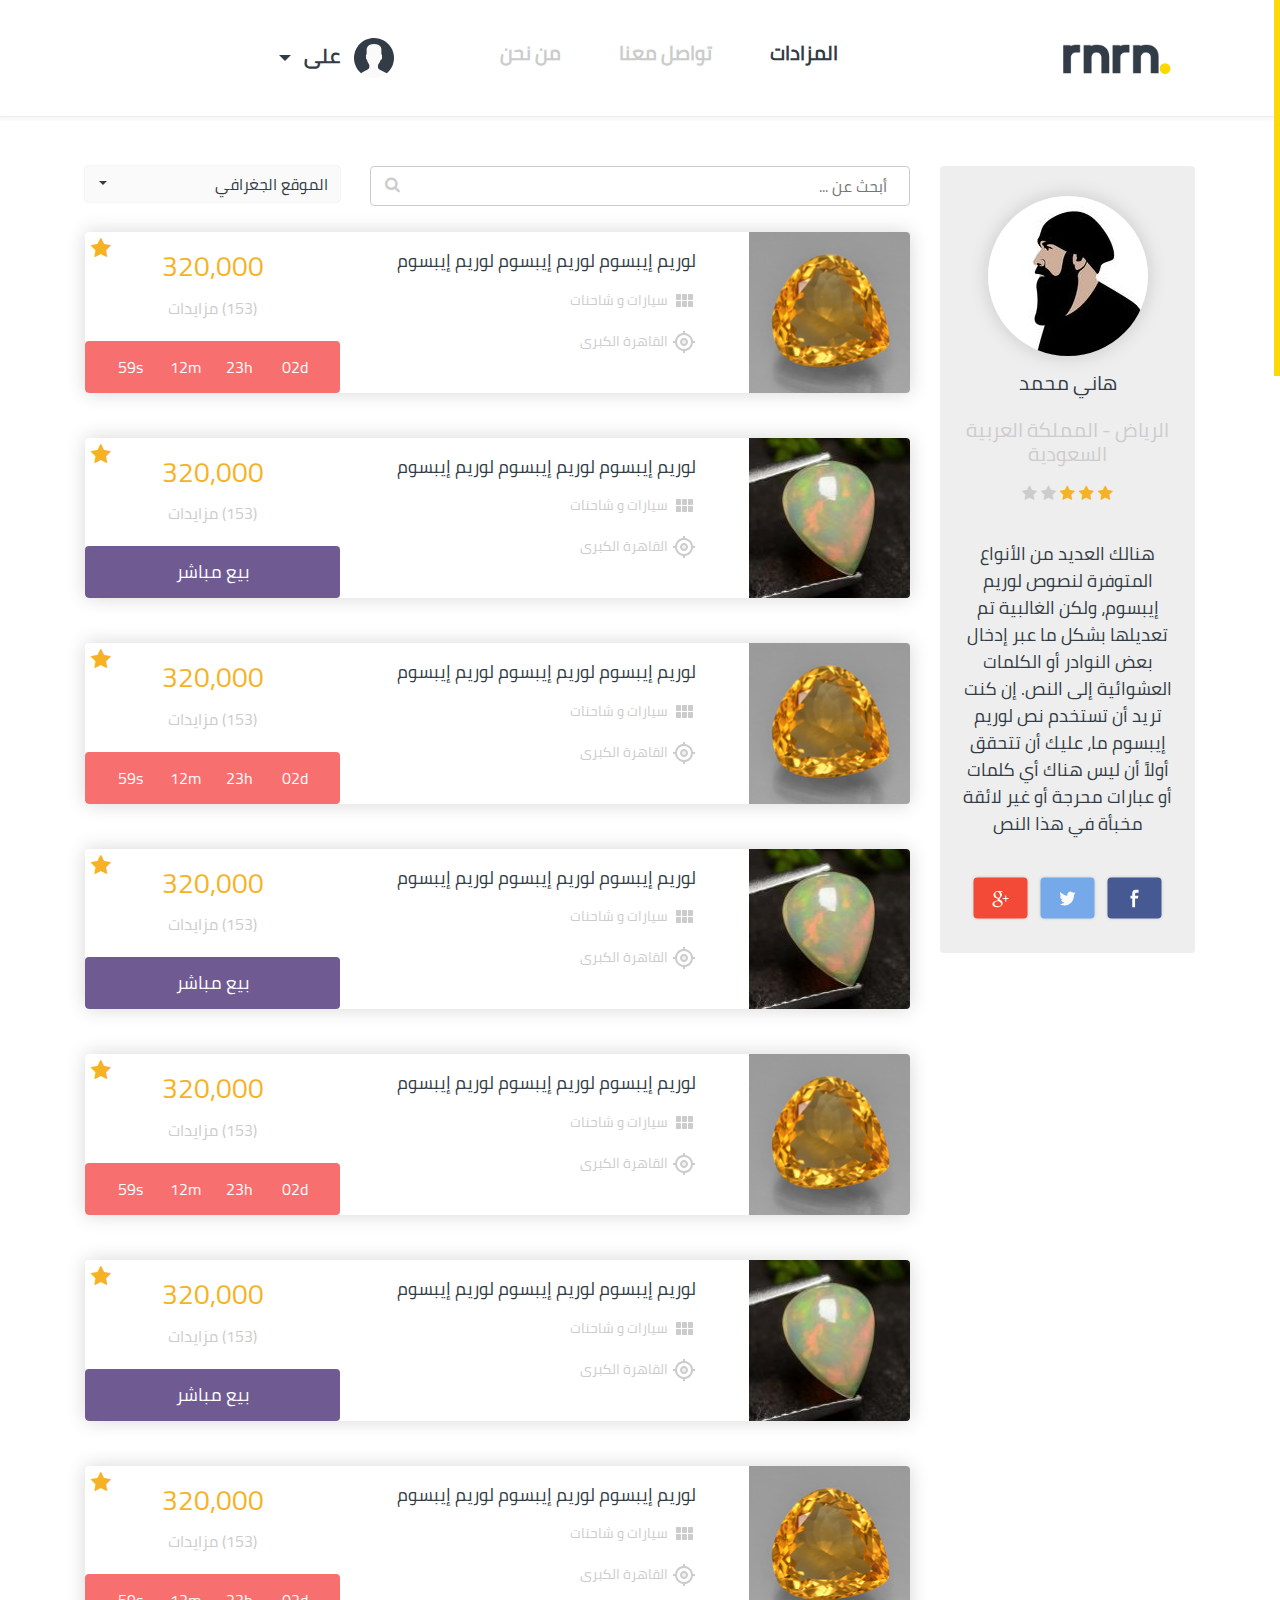
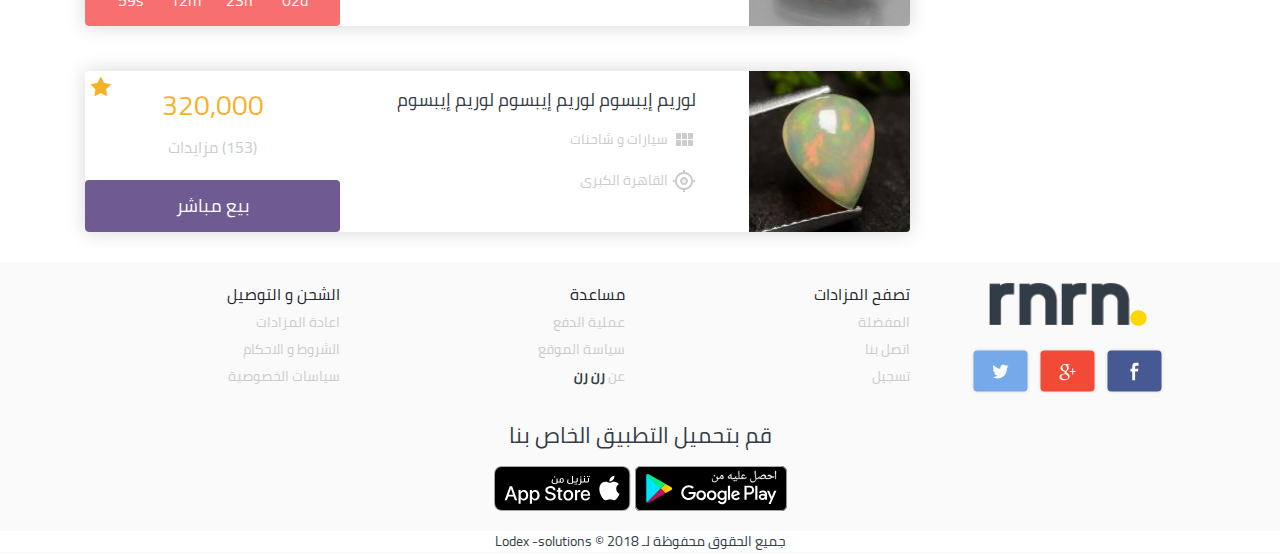
<file: FavoritePage.html>
<!DOCTYPE html>
<html>

<head>
  <meta charset="utf-8">
  <meta name="viewport" content="width=device-width, initial-scale=1, shrink-to-fit=no">
  <title>RNRN | HOME</title>
  <link rel="stylesheet" href="css/bootstrap.min.css">
  <link rel="stylesheet" href="css/jquery-ui.css">
  <link rel="stylesheet" href="css/font-awesome.min.css">
  <link rel="stylesheet" href="css/owl.carousel.min.css">
  <link rel="stylesheet" href="css/owl.theme.default.min.css">
  <link rel="stylesheet" href="css/style.css">
</head>

<body>
    <nav class="navbar navbar-expand-lg navbar-light bg-light">
        <div class="container">
           <a class="navbar-brand" href="index.html">
               <img src="Images/Logo - rnrn.png">
             </a>
         <button class="navbar-toggler" type="button" data-toggle="collapse" data-target="#ali" aria-controls="navbarNavDropdown" aria-expanded="false" aria-label="Toggle navigation">
           <span class="navbar-toggler-icon"></span>
         </button>
         <div class="collapse navbar-collapse" id="ali">
             <ul class="navbar-nav mx-auto">
                 <li class="nav-item active">
                   <a class="nav-link" href="#">المزادات</a>
                 </li>
                 <li class="nav-item">
                   <a class="nav-link" href="#"> تواصل معنا</a>
                 </li>
       
                 <li class="nav-item">
                   <a class="nav-link" href="#">من نحن </a>
                 </li>
       
                
                  <li class="nav-item dropdown mr-xl-5">
                   <a class="nav-link dropdown-toggle active" href="#" id="navbarDropdown" role="button" data-toggle="dropdown" aria-haspopup="true"
                     aria-expanded="false">
                     <img src="Images/User-Avatar.png" alt="login"> على
                   </a>
                   <div class="dropdown-menu text-center" aria-labelledby="navbarDropdown">
                      <a class="dropdown-item" href="profile.html">الصفحة الشخصية</a>
                     <a class="dropdown-item" href="Additem.html">إضافة مزاد</a>
                     <a class="dropdown-item" href="Edit-my-info.html">لوحة التحكم</a>
                     <a class="dropdown-item" href="FavoritePage.html"> المفضلة</a>
                     <a class="dropdown-item" href="#">الإعدادات</a>
                     <a class="dropdown-item" href="#">خروج</a>
       
                   </div>
                 </li> 
               </ul>
         </div>
        </div>
       </nav>


      <!--  -->



  <section class="sec2 text-right">
    <div class="container">
      <div class="row">
        <div class="col-12">
          <div class="row">
            <div class="col-lg-3 col-md-12">
              
              <div class="porfile text-center">
                <div class="porfile-pic">
                    <img class="img" src="Images/userpic.jpg" alt="user">
                </div>
                <div class="profile-info">
                    <h3>هاني محمد</h3>
                    <h4>
                            الرياض - المملكة العربية السعودية
                    </h4>
                    <ul class="list-unstyled">
                        <li>
                            <i class="active fa fa-star"></i>
                        </li>
                        <li>
                                <i class="active fa fa-star"></i>
                            </li>
                            <li>
                                    <i class="active fa fa-star"></i>
                                </li>
                                <li>
                                        <i class=" fa fa-star"></i>
                                    </li>
                                    <li>
                                            <i class="fa fa-star"></i>
                                        </li>
                    </ul>
                    <p>
                            هنالك العديد من الأنواع المتوفرة لنصوص لوريم إيبسوم، ولكن الغالبية تم تعديلها بشكل ما عبر إدخال بعض النوادر أو الكلمات العشوائية إلى النص. إن كنت تريد أن تستخدم نص لوريم إيبسوم ما، عليك أن تتحقق أولاً أن ليس هناك أي كلمات أو عبارات محرجة أو غير لائقة مخبأة في هذا النص
                    </p>
                    <div class="socil">
                        <img src="Images/Facebook - Login.png">
                        <img src="Images/Twitter - Login.png">
                        <img src="Images/Google - Login.png">
                    </div>
                    
                </div>
                
            </div>
            
            </div>
            <div class="col-lg-9 col-md-12">
              <div class="sec3">
                <div class="row">
                  <div class="col-12">
                    <form class="form-sort">
                      <div class="row">
                        <div class="col-lg-8 col-md-12">
                          <div class="input-serch">
                            <input class="btn-block" type="search" placeholder="أبحث عن ...">
                            <i class="fa fa-search"></i>
                          </div>
                        </div>
                        <div class="col-lg-4 col-md-12">
                          <div class="my-dropdown">
                            <div class="dropdown ">
                              <a class="btn btn-secondary btn-block dropdown-toggle" href="#" role="button" id="dropdownMenuLink" data-toggle="dropdown"
                                aria-haspopup="true" aria-expanded="false">
                                الموقع الجغرافي
                              </a>

                              <div class="dropdown-menu" aria-labelledby="dropdownMenuLink">
                                <a class="dropdown-item" href="#">Action</a>
                                <a class="dropdown-item" href="#">Another action</a>
                                <a class="dropdown-item" href="#">Something else here</a>
                              </div>
                            </div>
                          </div>
                        </div>
                      </div>
                    </form>
                  </div>
                  <div class="col-12">
                    <a href="#" class="prodect">
                      <div class="row">
                        <div class="col-md-3 col-sm-12 text-lg-right text-center">
                          <img class="img-fluid" src="Images/1.jpg" alt="">
                        </div>
                        <div class="col-md-5 col-sm-12 text-lg-right text-center">
                          <div class="prodect-info">
                            <h4>لوريم إيبسوم لوريم إيبسوم لوريم إيبسوم</h4>
                            <div>
                              <img src="Images/Icons/Categori - Gray.png">
                              <span>سيارات و شاحنات </span>
                            </div>
                            <div>
                              <img src="Images/Icons/Location - Gray.png">
                              <span>القاهرة الكبرى </span>
                            </div>
                          </div>
                        </div>
                        <div class="col-md-4 text-center">
                          <div class="prodect-timer ">
                                <i class="startactive fa fa-star  fa-lg"></i>
                            <h5>320,000</h5>
                            <span>(153) مزايدات</span>
                            <div class="timer">
                              <span class="days">02d</span>
                              <span class="hours">23h</span>
                              <span class="minutes">12m</span>
                              <span class="Seconds">59s</span>

                            </div>
                          </div>
                        </div>
                      </div>
                    </a>
                  </div>

                  <div class="col-12">
                    <a href="#" class="prodect">
                      <div class="row">
                        <div class="col-md-3 col-sm-12 text-lg-right text-center">
                          <img class="img-fluid" src="Images/2.jpg" alt="">
                        </div>
                        <div class="col-md-5 col-sm-12 text-lg-right text-center">
                          <div class="prodect-info">
                            <h4>لوريم إيبسوم لوريم إيبسوم لوريم إيبسوم</h4>
                            <div>
                              <img src="Images/Icons/Categori - Gray.png">
                              <span>سيارات و شاحنات </span>
                            </div>
                            <div>
                              <img src="Images/Icons/Location - Gray.png">
                              <span>القاهرة الكبرى </span>
                            </div>
                          </div>
                        </div>
                        <div class="col-md-4 text-center">
                          <div class="prodect-timer ">
                                <i class="startactive  fa fa-star fa-lg"></i>
                            <h5>320,000</h5>
                            <span>(153) مزايدات</span>
                            <div class="sell">
                              <h4>بيع مباشر</h4>
                            </div>
                          </div>
                        </div>
                      </div>
                    </a>
                  </div>

                  <div class="col-12">
                    <a href="#" class="prodect">
                      <div class="row">
                        <div class="col-md-3 col-sm-12 text-lg-right text-center">
                          <img class="img-fluid" src="Images/1.jpg" alt="">
                        </div>
                        <div class="col-md-5 col-sm-12 text-lg-right text-center">
                          <div class="prodect-info">
                            <h4>لوريم إيبسوم لوريم إيبسوم لوريم إيبسوم</h4>
                            <div>
                              <img src="Images/Icons/Categori - Gray.png">
                              <span>سيارات و شاحنات </span>
                            </div>
                            <div>
                              <img src="Images/Icons/Location - Gray.png">
                              <span>القاهرة الكبرى </span>
                            </div>
                          </div>
                        </div>
                        <div class="col-md-4 text-center">
                          <div class="prodect-timer ">
                                <i class="startactive fa fa-star fa-lg"></i>
                            <h5>320,000</h5>
                            <span>(153) مزايدات</span>
                            <div class="timer">
                              <span class="days">02d</span>
                              <span class="hours">23h</span>
                              <span class="minutes">12m</span>
                              <span class="Seconds">59s</span>

                            </div>
                          </div>
                        </div>
                      </div>
                    </a>
                  </div>

                  <div class="col-12">
                    <a href="#" class="prodect">
                      <div class="row">
                        <div class="col-md-3 col-sm-12 text-lg-right text-center">
                          <img class="img-fluid" src="Images/2.jpg" alt="">
                        </div>
                        <div class="col-md-5 col-sm-12 text-lg-right text-center">
                          <div class="prodect-info">
                            <h4>لوريم إيبسوم لوريم إيبسوم لوريم إيبسوم</h4>
                            <div>
                              <img src="Images/Icons/Categori - Gray.png">
                              <span>سيارات و شاحنات </span>
                            </div>
                            <div>
                              <img src="Images/Icons/Location - Gray.png">
                              <span>القاهرة الكبرى </span>
                            </div>
                          </div>
                        </div>
                        <div class="col-md-4 text-center">
                          <div class="prodect-timer ">
                                <i class="startactive fa fa-star fa-lg"></i>
                            <h5>320,000</h5>
                            <span>(153) مزايدات</span>
                            <div class="sell">
                              <h4>بيع مباشر</h4>
                            </div>
                          </div>
                        </div>
                      </div>
                    </a>
                  </div>

                  <div class="col-12">
                    <a href="#" class="prodect">
                      <div class="row">
                        <div class="col-md-3 col-sm-12 text-lg-right text-center">
                          <img class="img-fluid" src="Images/1.jpg" alt="">
                        </div>
                        <div class="col-md-5 col-sm-12 text-lg-right text-center">
                          <div class="prodect-info">
                            <h4>لوريم إيبسوم لوريم إيبسوم لوريم إيبسوم</h4>
                            <div>
                              <img src="Images/Icons/Categori - Gray.png">
                              <span>سيارات و شاحنات </span>
                            </div>
                            <div>
                              <img src="Images/Icons/Location - Gray.png">
                              <span>القاهرة الكبرى </span>
                            </div>
                          </div>
                        </div>
                        <div class="col-md-4 text-center">
                          <div class="prodect-timer ">
                                <i class="startactive fa fa-star fa-lg"></i>
                            <h5>320,000</h5>
                            <span>(153) مزايدات</span>
                            <div class="timer">
                              <span class="days">02d</span>
                              <span class="hours">23h</span>
                              <span class="minutes">12m</span>
                              <span class="Seconds">59s</span>

                            </div>
                          </div>
                        </div>
                      </div>
                    </a>
                  </div>

                  <div class="col-12">
                    <a href="#" class="prodect">
                      <div class="row">
                        <div class="col-md-3 col-sm-12 text-lg-right text-center">
                          <img class="img-fluid" src="Images/2.jpg" alt="">
                        </div>
                        <div class="col-md-5 col-sm-12 text-lg-right text-center">
                          <div class="prodect-info">
                            <h4>لوريم إيبسوم لوريم إيبسوم لوريم إيبسوم</h4>
                            <div>
                              <img src="Images/Icons/Categori - Gray.png">
                              <span>سيارات و شاحنات </span>
                            </div>
                            <div>
                              <img src="Images/Icons/Location - Gray.png">
                              <span>القاهرة الكبرى </span>
                            </div>
                          </div>
                        </div>
                        <div class="col-md-4 text-center">
                          <div class="prodect-timer ">
                                <i class="startactive fa fa-star fa-lg"></i>
                            <h5>320,000</h5>
                            <span>(153) مزايدات</span>
                            <div class="sell">
                              <h4>بيع مباشر</h4>
                            </div>
                          </div>
                        </div>
                      </div>
                    </a>
                  </div>

                  <div class="col-12">
                    <a href="#" class="prodect">
                      <div class="row">
                        <div class="col-md-3 col-sm-12 text-lg-right text-center">
                          <img class="img-fluid" src="Images/1.jpg" alt="">
                        </div>
                        <div class="col-md-5 col-sm-12 text-lg-right text-center">
                          <div class="prodect-info">
                            <h4>لوريم إيبسوم لوريم إيبسوم لوريم إيبسوم</h4>
                            <div>
                              <img src="Images/Icons/Categori - Gray.png">
                              <span>سيارات و شاحنات </span>
                            </div>
                            <div>
                              <img src="Images/Icons/Location - Gray.png">
                              <span>القاهرة الكبرى </span>
                            </div>
                          </div>
                        </div>
                        <div class="col-md-4 text-center">
                          <div class="prodect-timer ">
                                <i class="startactive fa fa-star fa-lg"></i>
                            <h5>320,000</h5>
                            <span>(153) مزايدات</span>
                            <div class="timer">
                              <span class="days">02d</span>
                              <span class="hours">23h</span>
                              <span class="minutes">12m</span>
                              <span class="Seconds">59s</span>

                            </div>
                          </div>
                        </div>
                      </div>
                    </a>
                  </div>

                  <div class="col-12">
                    <a href="#" class="prodect">
                      <div class="row">
                        <div class="col-md-3 col-sm-12 text-lg-right text-center">
                          <img class="img-fluid" src="Images/2.jpg" alt="">
                        </div>
                        <div class="col-md-5 col-sm-12 text-lg-right text-center">
                          <div class="prodect-info">
                            <h4>لوريم إيبسوم لوريم إيبسوم لوريم إيبسوم</h4>
                            <div>
                              <img src="Images/Icons/Categori - Gray.png">
                              <span>سيارات و شاحنات </span>
                            </div>
                            <div>
                              <img src="Images/Icons/Location - Gray.png">
                              <span>القاهرة الكبرى </span>
                            </div>
                          </div>
                        </div>
                        <div class="col-md-4 text-center">
                          <div class="prodect-timer ">
                                <i class="startactive fa fa-star fa-lg"></i>
                            <h5>320,000</h5>
                            <span>(153) مزايدات</span>
                            <div class="sell">
                              <h4>بيع مباشر</h4>
                            </div>
                          </div>
                        </div>
                      </div>
                    </a>
                  </div>
                </div>
              </div>
            </div>
          </div>
        </div>
      </div>
  </section>
  <footer class="footer">
    <div class="container">
      <div class="row">
        <div class="col-md-3 col-sm-12 text-center">
          <div class="logo-socil">
            <img src="Images/Logo - rnrn - Footer.png" alt="logo">
            <ul class="list-unstyled">
              <li>
                <img src="Images/Facebook - Login.png" alt="Facebook">
              </li>
              <li>
                <img src="Images/Google - Login.png" alt="Google">
              </li>
              <li>
                <img src="Images/Twitter - Login.png" alt="Twitter">
              </li>
            </ul>
          </div>
        </div>
        <div class="col-md-3 col-sm-12 text-lg-right text-center">
          <div class="footer-item1">
            <ul class="list-unstyled">
              <li>تصفح المزادات</li>
              <li>
                <a href="#">المفضلة</a>
              </li>
              <li>
                <a href="#">اتصل بنا</a>
              </li>
              <li>
                <a href="#">تسجيل</a>
              </li>            
            </ul>
          </div>
        </div>

        <div class="col-md-3 col-sm-12 text-lg-right text-center">
          <div class="footer-item2">
            <ul class="list-unstyled">
              <li>مساعدة</li>
              <li>
                <a href="#">عملية الدفع</a>
              </li>
              <li>
                <a href="#"> سياسة الموقع</a>
              </li>
              <li>
                <a class="" href="#">عن <span>رن رن</span>  </a>
              </li>            
                      
            </ul>
          </div>
        </div>


        <div class="col-md-3 col-sm-12 text-lg-right text-center">
            <div class="footer-item3">
              <ul class="list-unstyled">
                <li>الشحن و التوصيل</li>
                <li>
                  <a href="#">اعادة المزادات</a>
                </li>
                <li>
                  <a href="#">الشروط و الاحكام </a>
                </li>
                <li>
                  <a class="" href="#">سياسات الخصوصية </a>
                </li>                       
              </ul>
            </div>
          </div>


        <div class="col-md-12 text-center">
            <div class="footer-item4">
            <h2>قم بتحميل التطبيق الخاص بنا</h2>
              <a href="#">
                  <img src="Images/Googleplay Badge.png">
              </a>
            <a href="#">
                <img src="Images/Appstore Badge.png">
            </a>
            </div>
          </div>

         
      </div>
    </div>
    <div class="container-fluid">
      <div class="row">
          <div class="col-12  p-0 text-center">
              <div class="lodex">
                <p>جميع الحقوق محفوظة لـ
  
                    Lodex -solutions © 2018
  
                  </p>
              </div>
            </div>
      </div>
    </div>
  </footer>
  <script src="js/JQuery.js"></script>
  <script src="js/jquery-ui.js"></script>
    <script src="js/popper.min.js"></script>
  <script src="js/bootstrap.min.js"></script>
  <script src="js/jquery.nicescroll.min.js"></script>
  <script src="js/min.js"></script>
</body>

</html>
</file>
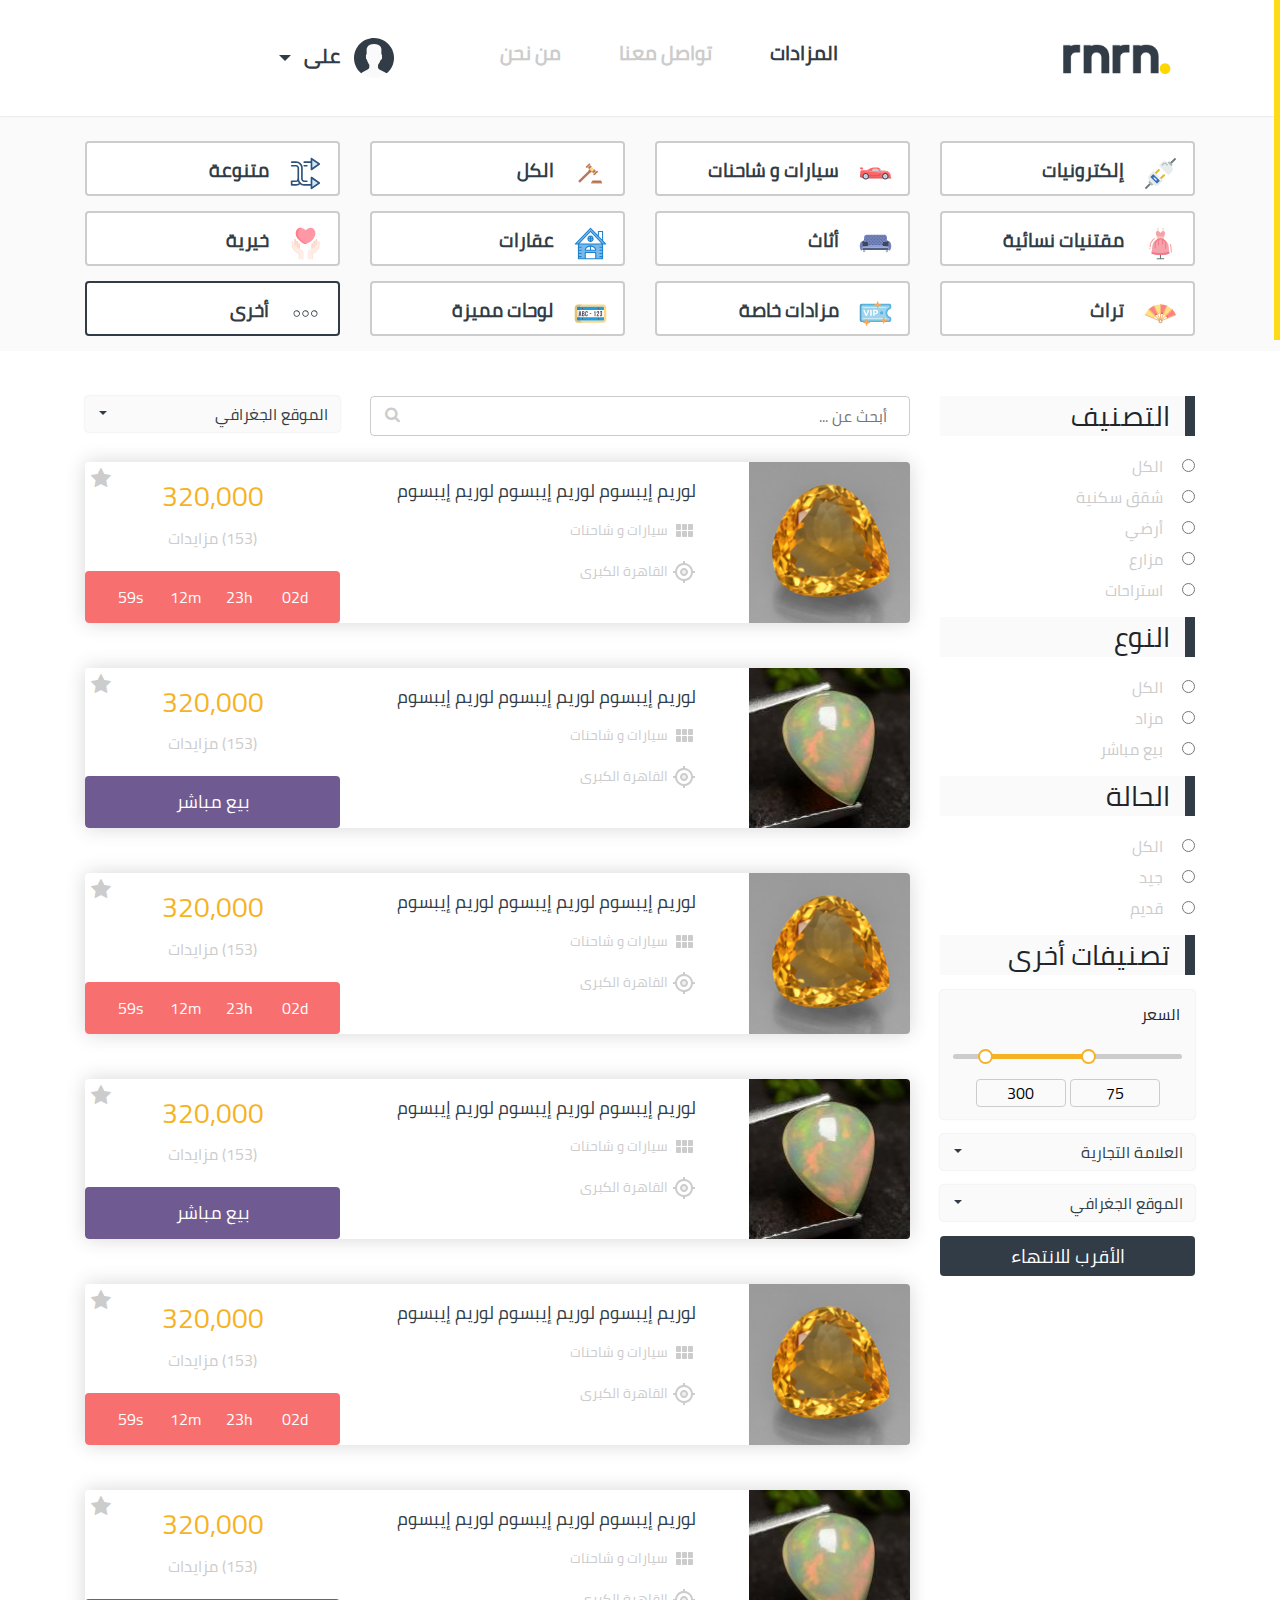
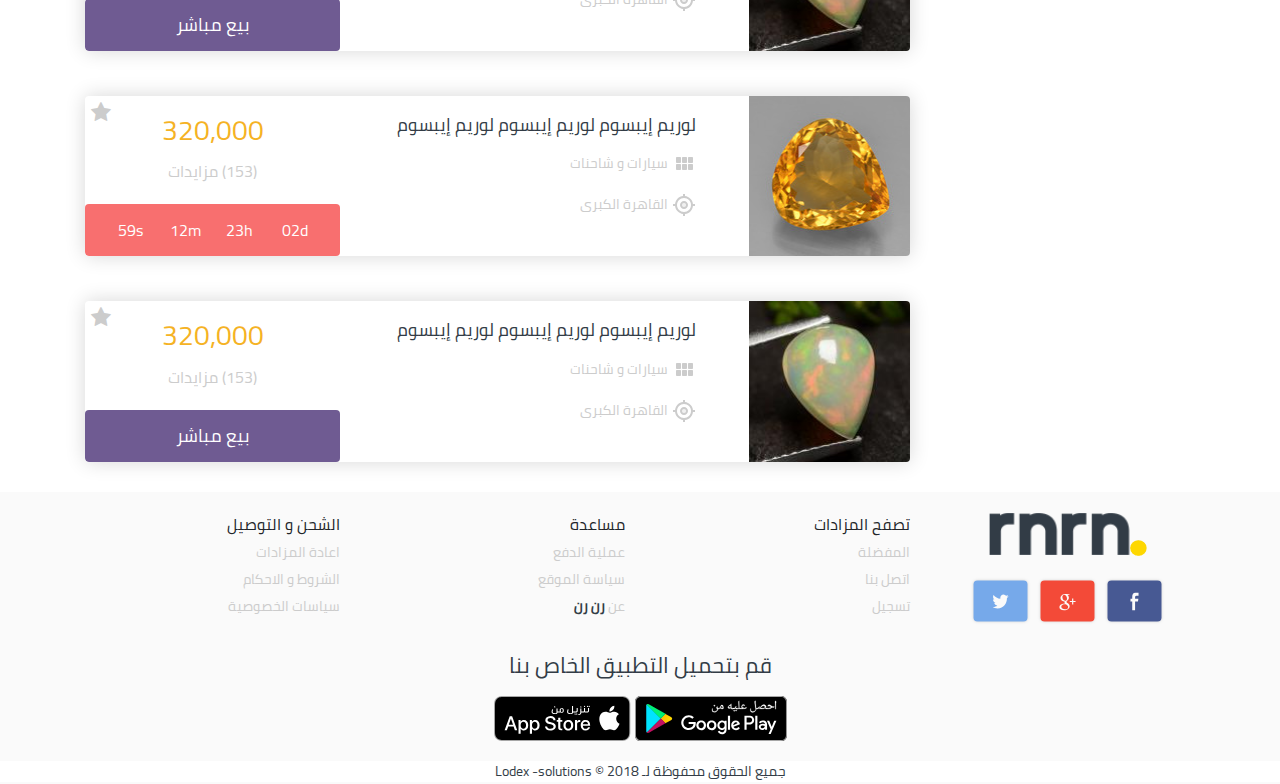
<file: index-login.html>
<!DOCTYPE html>
<html>

<head>
  <meta charset="utf-8">
  <meta name="viewport" content="width=device-width, initial-scale=1, shrink-to-fit=no">
  <title>RNRN | HOME</title>
  <link rel="stylesheet" href="css/bootstrap.min.css">
  <link rel="stylesheet" href="css/jquery-ui.css">
  <link rel="stylesheet" href="css/font-awesome.min.css">
  <link rel="stylesheet" href="css/owl.carousel.min.css">
  <link rel="stylesheet" href="css/owl.theme.default.min.css">
  <link rel="stylesheet" href="css/style.css">
</head>

<body>
  <!--Start Nav -->
  <nav class="navbar navbar-expand-lg navbar-light bg-light">
      <div class="container">
         <a class="navbar-brand" href="index.html">
             <img src="Images/Logo - rnrn.png">
           </a>
       <button class="navbar-toggler" type="button" data-toggle="collapse" data-target="#ali" aria-controls="navbarNavDropdown" aria-expanded="false" aria-label="Toggle navigation">
         <span class="navbar-toggler-icon"></span>
       </button>
       <div class="collapse navbar-collapse" id="ali">
           <ul class="navbar-nav mx-auto">
               <li class="nav-item active">
                 <a class="nav-link" href="#">المزادات</a>
               </li>
               <li class="nav-item">
                 <a class="nav-link" href="#"> تواصل معنا</a>
               </li>
     
               <li class="nav-item">
                 <a class="nav-link" href="#">من نحن </a>
               </li>
     
              
                <li class="nav-item dropdown mr-xl-5">
                 <a class="nav-link dropdown-toggle active" href="#" id="navbarDropdown" role="button" data-toggle="dropdown" aria-haspopup="true"
                   aria-expanded="false">
                   <img src="Images/User-Avatar.png" alt="login"> على
                 </a>
                 <div class="dropdown-menu text-center" aria-labelledby="navbarDropdown">
                    <a class="dropdown-item" href="profile.html">الصفحة الشخصية</a>
                   <a class="dropdown-item" href="Additem.html">إضافة مزاد</a>
                   <a class="dropdown-item" href="Edit-my-info.html">لوحة التحكم</a>
                   <a class="dropdown-item" href="FavoritePage.html"> المفضلة</a>
                   <a class="dropdown-item" href="#">الإعدادات</a>
                   <a class="dropdown-item" href="#">خروج</a>
     
                 </div>
               </li> 
             </ul>
       </div>
      </div>
     </nav>

  <!-- Start Sec1 -->
  <section class="sec1">
    <div class="container">
      <div class="row">
        <div class="col-12">
          <div class="row">
            <div class="col-lg-3 col-md-6">
              <div class="box-sec1 text-right">
                <img src="Images/Electronics - Category.png">
                <p>إلكترونيات</p>
              </div>
            </div>

            <div class="col-lg-3 col-md-6">
              <div class="box-sec1 text-right">
                <img src="Images/Cars - Category.png">
                <p>سيارات و شاحنات</p>
              </div>
            </div>

            <div class="col-lg-3 col-md-6">
              <div class="box-sec1 text-right">
                <img src="Images/All - Categories.png ">
                <p>الكل </p>
              </div>
            </div>

            <div class="col-lg-3 col-md-6">
              <div class="box-sec1 text-right">
                <img src="Images/Mixed - Category.png">
                <p>متنوعة

                </p>
              </div>
            </div>

            <div class="col-lg-3 col-md-6">
              <div class="box-sec1 text-right">
                <img src="Images/Feminine - Category.png">
                <p>مقتنيات نسائية

                </p>
              </div>
            </div>

            <div class="col-lg-3 col-md-6">
              <div class="box-sec1 text-right">
                <img src="Images/Furniture - Category.png">
                <p>أثاث</p>
              </div>
            </div>

            <div class="col-lg-3 col-md-6">
              <div class="box-sec1 text-right">
                <img src="Images/Realestate - Category.png">
                <p>عقارات</p>
              </div>
            </div>

            <div class="col-lg-3 col-md-6">
              <div class="box-sec1 text-right">
                <img src="Images/Charitable Categoory.png">
                <p>خيرية

                </p>
              </div>
            </div>

            <div class="col-lg-3 col-md-6">
              <div class="box-sec1 text-right">
                <img src="Images/Traditional - Category.png">
                <p>تراث</p>
              </div>
            </div>

            <div class="col-lg-3 col-md-6">
              <div class="box-sec1 text-right">
                <img src="Images/Vip - Category.png">
                <p>مزادات خاصة </p>
              </div>
            </div>

            <div class="col-lg-3 col-md-6">
              <div class="box-sec1 text-right">
                <img src="Images/Specia Carplates - Category.png">
                <p>لوحات مميزة

                </p>
              </div>
            </div>

            <div class="col-lg-3 col-md-6">
              <div class="box-sec1 text-right active">
                <img src="Images/Others - Category.png">
                <p>أخرى

                </p>
              </div>
            </div>
          </div>
        </div>
      </div>
    </div>
  </section>

  <section class="sec2 text-right">
    <div class="container">
      <div class="row">
        <div class="col-12">
          <div class="row">
            <div class="col-lg-3 col-md-12">
              <div class="box-type1">
                <div class="box-type2">
                  <div class="box-head">
                    <h3>التصنيف</h3>
                  </div>
                </div>
                <div class="box-input">
                  <div class="box-input2">
                    <input type="radio" readonly>
                    <span>الكل </span>
                  </div>

                  <div class="box-input2">
                    <input type="radio" readonly>
                    <span>شقق سكنية </span>
                  </div>

                  <div class="box-input2">
                    <input type="radio" readonly>
                    <span>أرضي</span>
                  </div>


                  <div class="box-input2">
                    <input type="radio" readonly>
                    <span>مزارع </span>
                  </div>
                  <div class="box-input2">
                    <input type="radio" readonly>
                    <span>استراحات </span>
                  </div>

                </div>

              </div>

              <div class="box-type1">
                <div class="box-type2">
                  <div class="box-head">
                    <h3>النوع </h3>
                  </div>
                </div>
                <div class="box-input">
                  <div class="box-input2">
                    <input type="radio" readonly>
                    <span>الكل </span>
                  </div>

                  <div class="box-input2">
                    <input type="radio" readonly>
                    <span>مزاد </span>
                  </div>

                  <div class="box-input2">
                    <input type="radio" readonly>
                    <span>بيع مباشر</span>
                  </div>

                </div>

              </div>


              <div class="box-type1">
                <div class="box-type2">
                  <div class="box-head">
                    <h3>الحالة </h3>
                  </div>
                </div>
                <div class="box-input">
                  <div class="box-input2">
                    <input type="radio" readonly>
                    <span>الكل </span>
                  </div>

                  <div class="box-input2">
                    <input type="radio" readonly>
                    <span>جيد</span>
                  </div>

                  <div class="box-input2">
                    <input type="radio" readonly>
                    <span>قديم </span>
                  </div>

                </div>

              </div>

              <div class="box-type1">
                <div class="box-type2">
                  <div class="box-head">
                    <h3>تصنيفات أخرى</h3>
                  </div>
                </div>

                <div class="box-progress">
                  <h4 class="text-right">السعر</h4>
                  <div id="slider-range"></div>
                  <div class="box-price">
                    <input type="text" id="amount" readonl>
                    <input type="text" id="amount2" readonl>
                  </div>
                </div>

              </div>

              <div class="db-btn">
                <div class="dropdown">
                  <a class="btn btn-secondary btn-block dropdown-toggle" href="#" role="button" id="dropdownMenuLink" data-toggle="dropdown"
                    aria-haspopup="true" aria-expanded="false">
                    العلامة التجارية
                  </a>

                  <div class="dropdown-menu" aria-labelledby="dropdownMenuLink">
                    <a class="dropdown-item" href="#">Action</a>
                    <a class="dropdown-item" href="#">Another action</a>
                    <a class="dropdown-item" href="#">Something else here</a>
                  </div>
                </div>
                <div class="dropdown">
                  <a class="btn btn-secondary btn-block dropdown-toggle" href="#" role="button" id="dropdownMenuLink" data-toggle="dropdown"
                    aria-haspopup="true" aria-expanded="false">
                    الموقع الجغرافي
                  </a>

                  <div class="dropdown-menu" aria-labelledby="dropdownMenuLink">
                    <a class="dropdown-item" href="#">Action</a>
                    <a class="dropdown-item" href="#">Another action</a>
                    <a class="dropdown-item" href="#">Something else here</a>
                  </div>
                </div>
              </div>

              <div class="box-finsh">
                <p class="text-center">الأقرب للانتهاء</p>

              </div>

            </div>
            <div class="col-lg-9 col-md-12">
              <div class="sec3">
                <div class="row">
                  <div class="col-12">
                    <form class="form-sort">
                      <div class="row">
                        <div class="col-lg-8 col-md-12">
                          <div class="input-serch">
                            <input class="btn-block" type="search" placeholder="أبحث عن ...">
                            <i class="fa fa-search"></i>
                          </div>
                        </div>
                        <div class="col-lg-4 col-md-12">
                          <div class="my-dropdown">
                            <div class="dropdown ">
                              <a class="btn btn-secondary btn-block dropdown-toggle" href="#" role="button" id="dropdownMenuLink" data-toggle="dropdown"
                                aria-haspopup="true" aria-expanded="false">
                                الموقع الجغرافي
                              </a>

                              <div class="dropdown-menu" aria-labelledby="dropdownMenuLink">
                                <a class="dropdown-item" href="#">Action</a>
                                <a class="dropdown-item" href="#">Another action</a>
                                <a class="dropdown-item" href="#">Something else here</a>
                              </div>
                            </div>
                          </div>
                        </div>
                      </div>
                    </form>
                  </div>
                  <div class="col-12">
                    <a href="FavoritePage.html" class="prodect">
                      <div class="row">
                        <div class="col-md-3 col-sm-12 text-lg-right text-center">
                          <img class="img-fluid" src="Images/1.jpg" alt="">
                        </div>
                        <div class="col-md-5 col-sm-12 text-lg-right text-center">
                          <div class="prodect-info">
                            <h4>لوريم إيبسوم لوريم إيبسوم لوريم إيبسوم</h4>
                            <div>
                              <img src="Images/Icons/Categori - Gray.png">
                              <span>سيارات و شاحنات </span>
                            </div>
                            <div>
                              <img src="Images/Icons/Location - Gray.png">
                              <span>القاهرة الكبرى </span>
                            </div>
                          </div>
                        </div>
                        <div class="col-md-4 text-center">
                          <div class="prodect-timer ">
                                <i class="fa fa-star fa-lg"></i>
                            <h5>320,000</h5>
                            <span>(153) مزايدات</span>
                            <div class="timer">
                              <span class="days">02d</span>
                              <span class="hours">23h</span>
                              <span class="minutes">12m</span>
                              <span class="Seconds">59s</span>

                            </div>
                          </div>
                        </div>
                      </div>
                    </a>
                  </div>

                  <div class="col-12">
                    <a href="#" class="prodect">
                      <div class="row">
                        <div class="col-md-3 col-sm-12 text-lg-right text-center">
                          <img class="img-fluid" src="Images/2.jpg" alt="">
                        </div>
                        <div class="col-md-5 col-sm-12 text-lg-right text-center">
                          <div class="prodect-info">
                            <h4>لوريم إيبسوم لوريم إيبسوم لوريم إيبسوم</h4>
                            <div>
                              <img src="Images/Icons/Categori - Gray.png">
                              <span>سيارات و شاحنات </span>
                            </div>
                            <div>
                              <img src="Images/Icons/Location - Gray.png">
                              <span>القاهرة الكبرى </span>
                            </div>
                          </div>
                        </div>
                        <div class="col-md-4 text-center">
                          <div class="prodect-timer ">
                                <i class="fa fa-star fa-lg"></i>
                            <h5>320,000</h5>
                            <span>(153) مزايدات</span>
                            <div class="sell">
                              <h4>بيع مباشر</h4>
                            </div>
                          </div>
                        </div>
                      </div>
                    </a>
                  </div>

                  <div class="col-12">
                    <a href="#" class="prodect">
                      <div class="row">
                        <div class="col-md-3 col-sm-12 text-lg-right text-center">
                          <img class="img-fluid" src="Images/1.jpg" alt="">
                        </div>
                        <div class="col-md-5 col-sm-12 text-lg-right text-center">
                          <div class="prodect-info">
                            <h4>لوريم إيبسوم لوريم إيبسوم لوريم إيبسوم</h4>
                            <div>
                              <img src="Images/Icons/Categori - Gray.png">
                              <span>سيارات و شاحنات </span>
                            </div>
                            <div>
                              <img src="Images/Icons/Location - Gray.png">
                              <span>القاهرة الكبرى </span>
                            </div>
                          </div>
                        </div>
                        <div class="col-md-4 text-center">
                          <div class="prodect-timer ">
                                <i class="fa fa-star fa-lg"></i>
                            <h5>320,000</h5>
                            <span>(153) مزايدات</span>
                            <div class="timer">
                              <span class="days">02d</span>
                              <span class="hours">23h</span>
                              <span class="minutes">12m</span>
                              <span class="Seconds">59s</span>

                            </div>
                          </div>
                        </div>
                      </div>
                    </a>
                  </div>

                  <div class="col-12">
                    <a href="#" class="prodect">
                      <div class="row">
                        <div class="col-md-3 col-sm-12 text-lg-right text-center">
                          <img class="img-fluid" src="Images/2.jpg" alt="">
                        </div>
                        <div class="col-md-5 col-sm-12 text-lg-right text-center">
                          <div class="prodect-info">
                            <h4>لوريم إيبسوم لوريم إيبسوم لوريم إيبسوم</h4>
                            <div>
                              <img src="Images/Icons/Categori - Gray.png">
                              <span>سيارات و شاحنات </span>
                            </div>
                            <div>
                              <img src="Images/Icons/Location - Gray.png">
                              <span>القاهرة الكبرى </span>
                            </div>
                          </div>
                        </div>
                        <div class="col-md-4 text-center">
                          <div class="prodect-timer ">
                                <i class="fa fa-star fa-lg"></i>
                            <h5>320,000</h5>
                            <span>(153) مزايدات</span>
                            <div class="sell">
                              <h4>بيع مباشر</h4>
                            </div>
                          </div>
                        </div>
                      </div>
                    </a>
                  </div>

                  <div class="col-12">
                    <a href="#" class="prodect">
                      <div class="row">
                        <div class="col-md-3 col-sm-12 text-lg-right text-center">
                          <img class="img-fluid" src="Images/1.jpg" alt="">
                        </div>
                        <div class="col-md-5 col-sm-12 text-lg-right text-center">
                          <div class="prodect-info">
                            <h4>لوريم إيبسوم لوريم إيبسوم لوريم إيبسوم</h4>
                            <div>
                              <img src="Images/Icons/Categori - Gray.png">
                              <span>سيارات و شاحنات </span>
                            </div>
                            <div>
                              <img src="Images/Icons/Location - Gray.png">
                              <span>القاهرة الكبرى </span>
                            </div>
                          </div>
                        </div>
                        <div class="col-md-4 text-center">
                          <div class="prodect-timer ">
                                <i class="fa fa-star fa-lg"></i>
                            <h5>320,000</h5>
                            <span>(153) مزايدات</span>
                            <div class="timer">
                              <span class="days">02d</span>
                              <span class="hours">23h</span>
                              <span class="minutes">12m</span>
                              <span class="Seconds">59s</span>

                            </div>
                          </div>
                        </div>
                      </div>
                    </a>
                  </div>

                  <div class="col-12">
                    <a href="#" class="prodect">
                      <div class="row">
                        <div class="col-md-3 col-sm-12 text-lg-right text-center">
                          <img class="img-fluid" src="Images/2.jpg" alt="">
                        </div>
                        <div class="col-md-5 col-sm-12 text-lg-right text-center">
                          <div class="prodect-info">
                            <h4>لوريم إيبسوم لوريم إيبسوم لوريم إيبسوم</h4>
                            <div>
                              <img src="Images/Icons/Categori - Gray.png">
                              <span>سيارات و شاحنات </span>
                            </div>
                            <div>
                              <img src="Images/Icons/Location - Gray.png">
                              <span>القاهرة الكبرى </span>
                            </div>
                          </div>
                        </div>
                        <div class="col-md-4 text-center">
                          <div class="prodect-timer ">
                                <i class="fa fa-star fa-lg"></i>
                            <h5>320,000</h5>
                            <span>(153) مزايدات</span>
                            <div class="sell">
                              <h4>بيع مباشر</h4>
                            </div>
                          </div>
                        </div>
                      </div>
                    </a>
                  </div>

                  <div class="col-12">
                    <a href="#" class="prodect">
                      <div class="row">
                        <div class="col-md-3 col-sm-12 text-lg-right text-center">
                          <img class="img-fluid" src="Images/1.jpg" alt="">
                        </div>
                        <div class="col-md-5 col-sm-12 text-lg-right text-center">
                          <div class="prodect-info">
                            <h4>لوريم إيبسوم لوريم إيبسوم لوريم إيبسوم</h4>
                            <div>
                              <img src="Images/Icons/Categori - Gray.png">
                              <span>سيارات و شاحنات </span>
                            </div>
                            <div>
                              <img src="Images/Icons/Location - Gray.png">
                              <span>القاهرة الكبرى </span>
                            </div>
                          </div>
                        </div>
                        <div class="col-md-4 text-center">
                          <div class="prodect-timer ">
                                <i class="fa fa-star fa-lg"></i>
                            <h5>320,000</h5>
                            <span>(153) مزايدات</span>
                            <div class="timer">
                              <span class="days">02d</span>
                              <span class="hours">23h</span>
                              <span class="minutes">12m</span>
                              <span class="Seconds">59s</span>

                            </div>
                          </div>
                        </div>
                      </div>
                    </a>
                  </div>

                  <div class="col-12">
                    <a href="#" class="prodect">
                      <div class="row">
                        <div class="col-md-3 col-sm-12 text-lg-right text-center">
                          <img class="img-fluid" src="Images/2.jpg" alt="">
                        </div>
                        <div class="col-md-5 col-sm-12 text-lg-right text-center">
                          <div class="prodect-info">
                            <h4>لوريم إيبسوم لوريم إيبسوم لوريم إيبسوم</h4>
                            <div>
                              <img src="Images/Icons/Categori - Gray.png">
                              <span>سيارات و شاحنات </span>
                            </div>
                            <div>
                              <img src="Images/Icons/Location - Gray.png">
                              <span>القاهرة الكبرى </span>
                            </div>
                          </div>
                        </div>
                        <div class="col-md-4 text-center">
                          <div class="prodect-timer ">
                                <i class="fa fa-star fa-lg"></i>
                            <h5>320,000</h5>
                            <span>(153) مزايدات</span>
                            <div class="sell">
                              <h4>بيع مباشر</h4>
                            </div>
                          </div>
                        </div>
                      </div>
                    </a>
                  </div>
                </div>
              </div>
            </div>
          </div>
        </div>
      </div>
  </section>
  <footer class="footer">
    <div class="container">
      <div class="row">
        <div class="col-md-3 col-sm-12 text-center">
          <div class="logo-socil">
            <img src="Images/Logo - rnrn - Footer.png" alt="logo">
            <ul class="list-unstyled">
              <li>
                <img src="Images/Facebook - Login.png" alt="Facebook">
              </li>
              <li>
                <img src="Images/Google - Login.png" alt="Google">
              </li>
              <li>
                <img src="Images/Twitter - Login.png" alt="Twitter">
              </li>
            </ul>
          </div>
        </div>
        <div class="col-md-3 col-sm-12 text-lg-right text-center">
          <div class="footer-item1">
            <ul class="list-unstyled">
              <li>تصفح المزادات</li>
              <li>
                <a href="#">المفضلة</a>
              </li>
              <li>
                <a href="#">اتصل بنا</a>
              </li>
              <li>
                <a href="#">تسجيل</a>
              </li>            
            </ul>
          </div>
        </div>

        <div class="col-md-3 col-sm-12 text-lg-right text-center">
          <div class="footer-item2">
            <ul class="list-unstyled">
              <li>مساعدة</li>
              <li>
                <a href="#">عملية الدفع</a>
              </li>
              <li>
                <a href="#"> سياسة الموقع</a>
              </li>
              <li>
                <a class="" href="#">عن <span>رن رن</span>  </a>
              </li>            
                      
            </ul>
          </div>
        </div>


        <div class="col-md-3 col-sm-12 text-lg-right text-center">
            <div class="footer-item3">
              <ul class="list-unstyled">
                <li>الشحن و التوصيل</li>
                <li>
                  <a href="#">اعادة المزادات</a>
                </li>
                <li>
                  <a href="#">الشروط و الاحكام </a>
                </li>
                <li>
                  <a class="" href="#">سياسات الخصوصية </a>
                </li>                       
              </ul>
            </div>
          </div>


        <div class="col-md-12 text-center">
            <div class="footer-item4">
            <h2>قم بتحميل التطبيق الخاص بنا</h2>
              <a href="#">
                  <img src="Images/Googleplay Badge.png">
              </a>
            <a href="#">
                <img src="Images/Appstore Badge.png">
            </a>
            </div>
          </div>

         
      </div>
    </div>
    <div class="container-fluid">
      <div class="row">
          <div class="col-12  p-0 text-center">
              <div class="lodex">
                <p>جميع الحقوق محفوظة لـ
  
                    Lodex -solutions © 2018
  
                  </p>
              </div>
            </div>
      </div>
    </div>
  </footer>
  <script src="js/JQuery.js"></script>
  <script src="js/jquery-ui.js"></script>
  <script src="js/bootstrap.min.js"></script>
  <script src="js/popper.min.js"></script>
  <script src="js/jquery.nicescroll.min.js"></script>
  <script src="js/min.js"></script>
</body>

</html>
</file>
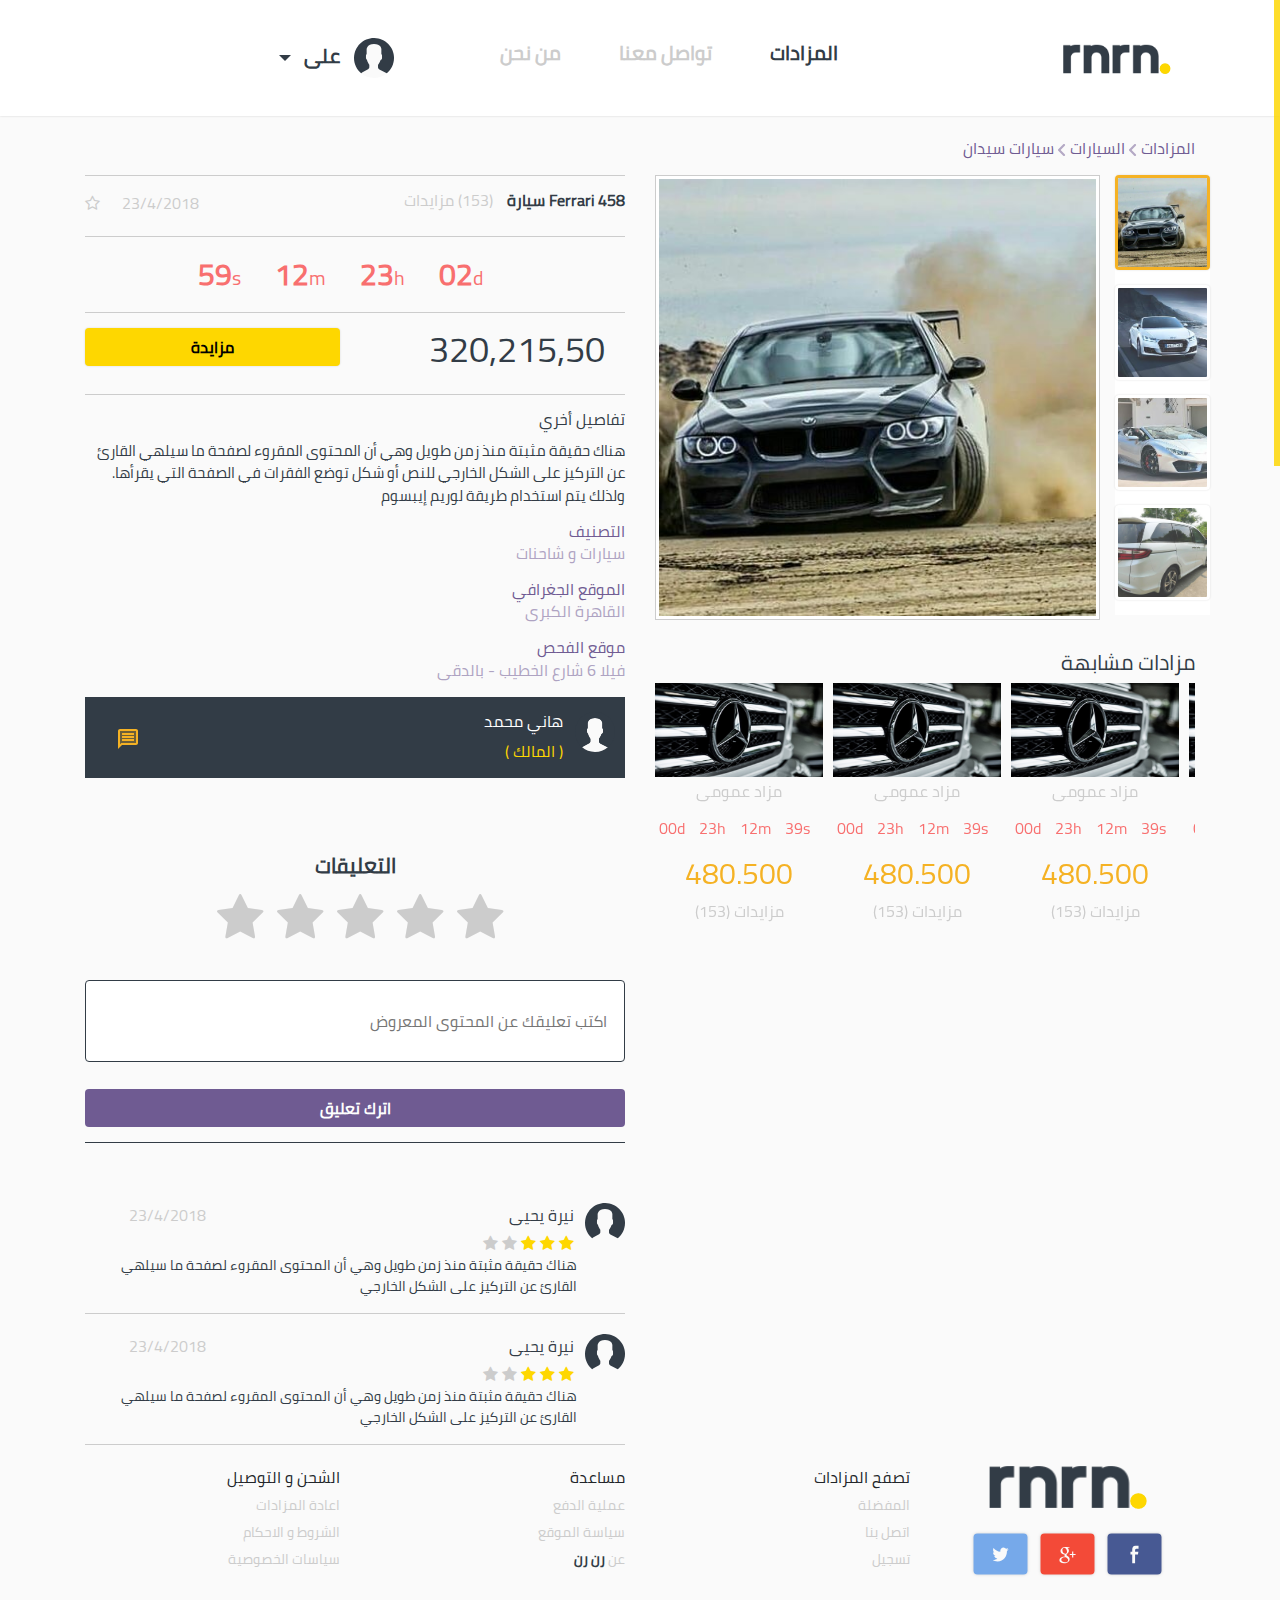
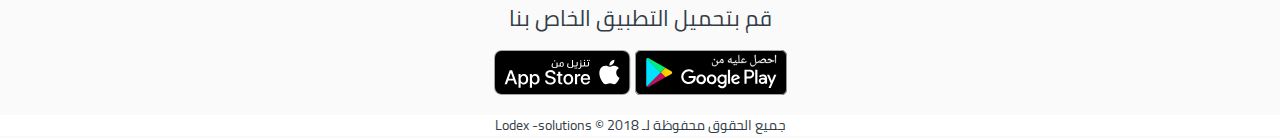
<file: itemDetails.html>
<!DOCTYPE html>
<html>

<head>
  <meta charset="utf-8">
  <meta name="viewport" content="width=device-width, initial-scale=1, shrink-to-fit=no">
  <title>RNRN | HOME</title>
  <link rel="stylesheet" href="css/bootstrap.min.css">
  <link rel="stylesheet" href="css/jquery-ui.css">
  <link rel="stylesheet" href="css/font-awesome.min.css">
  <link rel="stylesheet" href="css/owl.carousel.min.css">
  <link rel="stylesheet" href="css/owl.theme.default.min.css">
  <link rel="stylesheet" href="css/style.css">
</head>

<body>
  <!--Start Nav -->
  <nav class="navbar navbar-expand-lg navbar-light bg-light">
      <div class="container">
         <a class="navbar-brand" href="index.html">
             <img src="Images/Logo - rnrn.png">
           </a>
       <button class="navbar-toggler" type="button" data-toggle="collapse" data-target="#ali" aria-controls="navbarNavDropdown" aria-expanded="false" aria-label="Toggle navigation">
         <span class="navbar-toggler-icon"></span>
       </button>
       <div class="collapse navbar-collapse" id="ali">
           <ul class="navbar-nav mx-auto">
               <li class="nav-item active">
                 <a class="nav-link" href="#">المزادات</a>
               </li>
               <li class="nav-item">
                 <a class="nav-link" href="#"> تواصل معنا</a>
               </li>
     
               <li class="nav-item">
                 <a class="nav-link" href="#">من نحن </a>
               </li>
     
              
                <li class="nav-item dropdown mr-xl-5">
                 <a class="nav-link dropdown-toggle active" href="#" id="navbarDropdown" role="button" data-toggle="dropdown" aria-haspopup="true"
                   aria-expanded="false">
                   <img src="Images/User-Avatar.png" alt="login"> على
                 </a>
                 <div class="dropdown-menu text-center" aria-labelledby="navbarDropdown">
                    <a class="dropdown-item" href="profile.html">الصفحة الشخصية</a>
                   <a class="dropdown-item" href="Additem.html">إضافة مزاد</a>
                   <a class="dropdown-item" href="Edit-my-info.html">لوحة التحكم</a>
                   <a class="dropdown-item" href="FavoritePage.html"> المفضلة</a>
                   <a class="dropdown-item" href="#">الإعدادات</a>
                   <a class="dropdown-item" href="#">خروج</a>
     
                 </div>
               </li> 
             </ul>
       </div>
      </div>
     </nav>

<section class="itemDetails">
    <div class="container">
   <div class="row">
          <div class="col-12">
            <div class="head-details text-right">
                <a href="index-login.html">المزادات</a>
                <img src="Images/Icons/Navigation Arrow - Purble.png">
                <a href="#">السيارات</a>
                <img src="Images/Icons/Navigation Arrow - Purble.png">
                <a href="#">سيارات سيدان</a>
            </div>
        </div>
        <div class="col-lg-6 col-md-12">
            <div class="gallery text-right">
                <div class="row">
                    <div class="col-lg-2 col-md-12 p-0 float-md-left">
                        <div class="thumbnils">
                                <img class="img-fluid active"  src="Images/car4.jpg">
                                <img class="img-fluid"  src="Images/car1.jpeg">
                                <img class="img-fluid"  src="Images/car2.jpeg">
                                <img class="img-fluid"  src="Images/car3.jpg">
                        </div>
                    </div>
                    <div class="col-lg-10 col-md-12">
                        <div class="master-img">
                            <img class="img-fluid" src="Images/car4.jpg">
                        </div>
                    </div>
                    <div class="col-12 col-md-12">
                        <div class="mzadat text-right">
                            <h2>مزادات مشابهة</h2>
                            <div class="owl-carousel">
                                    <!--  -->
                                      <div> 
                                        <div class="box-news text-center">
                                          <img class="img-fluid" src="Images/3.jpeg">
                                          <h4>مزاد عمومى</h4>
                                          <div class="box-new-timer">
                                              <span>00d</span>
                                              <span>23h</span>
                                              <span>12m</span>
                                              <span>39s</span>
                                          </div>
                                          <div class="price">
                                            <h2>480.500</h2>
                                            <span>مزايدات (153)</span>
                                          </div>
                                        </div>
                                      </div>
                                      <!--  -->
                                         <!--  -->
                                         <div> 
                                            <div class="box-news text-center">
                                              <img src="Images/3.jpeg">
                                              <h4>مزاد عمومى</h4>
                                              <div class="box-new-timer">
                                                <span>00d</span>
                                                <span>23h</span>
                                                <span>12m</span>
                                                <span>39s</span>
                                              </div>
                                              <div class="price">
                                                <h2>480.500</h2>
                                                <span>مزايدات (153)</span>
                                              </div>
                                            </div>
                                          </div>
                                          <!--  -->
                                                 <!--  -->
                                         <div> 
                                            <div class="box-news text-center">
                                              <img src="Images/3.jpeg">
                                              <h4>مزاد عمومى</h4>
                                              <div class="box-new-timer">
                                                <span>00d</span>
                                                <span>23h</span>
                                                <span>12m</span>
                                                <span>39s</span>
                                              </div>
                                              <div class="price">
                                                <h2>480.500</h2>
                                                <span>مزايدات (153)</span>
                                              </div>
                                            </div>
                                          </div>
                                          <!--  -->
                                                           <!--  -->
                                         <div> 
                                                <div class="box-news text-center">
                                                  <img src="Images/3.jpeg">
                                                  <h4>مزاد عمومى</h4>
                                                  <div class="box-new-timer">
                                                    <span>00d</span>
                                                    <span>23h</span>
                                                    <span>12m</span>
                                                    <span>39s</span>
                                                  </div>
                                                  <div class="price">
                                                    <h2>480.500</h2>
                                                    <span>مزايدات (153)</span>
                                                  </div>
                                                </div>
                                              </div>
                                              <!--  -->
                                                               <!--  -->
                                         <div> 
                                                <div class="box-news text-center">
                                                  <img src="Images/3.jpeg">
                                                  <h4>مزاد عمومى</h4>
                                                  <div class="box-new-timer">
                                                    <span>00d</span>
                                                    <span>23h</span>
                                                    <span>12m</span>
                                                    <span>39s</span>
                                                  </div>
                                                  <div class="price">
                                                    <h2>480.500</h2>
                                                    <span>مزايدات (153)</span>
                                                  </div>
                                                </div>
                                              </div>
                                              <!--  -->
                                     
                                                                            <!--  -->
                                         <div> 
                                                <div class="box-news text-center">
                                                  <img src="Images/3.jpeg">
                                                  <h4>مزاد عمومى</h4>
                                                  <div class="box-new-timer">
                                                    <span>00d</span>
                                                    <span>23h</span>
                                                    <span>12m</span>
                                                    <span>39s</span>
                                                  </div>
                                                  <div class="price">
                                                    <h2>480.500</h2>
                                                    <span>مزايدات (153)</span>
                                                  </div>
                                                </div>
                                              </div>
                                              <!--  -->

                                                                            <!--  -->
                                         <div> 
                                                <div class="box-news text-center">
                                                  <img src="Images/3.jpeg">
                                                  <h4>مزاد عمومى</h4>
                                                  <div class="box-new-timer">
                                                    <span>00d</span>
                                                    <span>23h</span>
                                                    <span>12m</span>
                                                    <span>39s</span>
                                                  </div>
                                                  <div class="price">
                                                    <h2>480.500</h2>
                                                    <span>مزايدات (153)</span>
                                                  </div>
                                                </div>
                                              </div>
                                              <!--  -->

                                                                            <!--  -->
                                         <div> 
                                                <div class="box-news text-center">
                                                  <img src="Images/3.jpeg">
                                                  <h4>مزاد عمومى</h4>
                                                  <div class="box-new-timer">
                                                    <span>00d</span>
                                                    <span>23h</span>
                                                    <span>12m</span>
                                                    <span>39s</span>
                                                  </div>
                                                  <div class="price">
                                                    <h2>480.500</h2>
                                                    <span>مزايدات (153)</span>
                                                  </div>
                                                </div>
                                              </div>
                                              <!--  -->
                                     
                                    </div>
                        </div>
                    </div>
                </div>
            </div>
        </div>
        <div class="col-lg-6 col-md-12">
            <div class="box-item-info">
                <div class="row">
                <div class="col-12">
                  <div class="row">
                    <div class="col-md-6 text-right">
                        <div class="head-right">
                          <h5>Ferrari 458 سيارة <span>(153) مزايدات</span></h5>
                        </div>
                       
                      </div>
                      <div class="col-md-6">
                          <div class="head-left">
                       
                              <h6>23/4/2018</h6>
                              <i class="fa fa-star-o"></i>
                            </div>
                      </div>
                </div>
              </div>
              <div class="col-12 text-center">
                <div class="item-timer">
                  <ul class="list-unstyled">
                    <li>
                        <strong>02</strong><small>d</small>
                    </li>
                    <li>
                        <strong>23</strong><small>h</small>
                    </li>
                    <li>
                        <strong>12</strong><small>m</small>
                    </li>
                    <li>
                        <strong>59</strong><small>s</small>
                    </li>
                  </ul>
                
                </div>
              </div>
              <div class="col-12">
                <div class="bid">
                  <div class="row">
                    <div class="col-md-6 text-right">
                      <h4>320,215,50</h4>
                    </div>
                    <div class="col-md-6">
                      <button class="btn btn-bid btn-block"> مزايدة</button>
                    </div>
                  </div>
                </div>
              </div>
              <div class="col-12">
                <div class="item-2-info text-right">
                    <div class="row">
                      <div class="col-12">
                        <h6>تفاصيل أخري</h6>
                        <p>هناك حقيقة مثبتة منذ زمن طويل وهي أن المحتوى المقروء لصفحة ما سيلهي القارئ عن التركيز على الشكل الخارجي للنص أو شكل توضع الفقرات في الصفحة التي يقرأها. ولذلك يتم استخدام طريقة لوريم إيبسوم</p>
                      </div>
                      <div class="col-12">
                        <div class="item3">
                          <h2>التصنيف</h2>
                          <span>سيارات و شاحنات</span>
                          <h2>الموقع الجغرافي</h2>
                          <span>القاهرة الكبرى </span>
                          <h2>موقع الفحص</h2>
                          <span>فيلا 6 شارع الخطيب - بالدقى</span>
                        </div>
                      </div>
                      <div class="col-12">
                        <div class="user-info-details">
                            <div class="row">
                              <div class="col-1">
                                <img src="Images/User-Avatar.png" alt="">
                              </div>
                              <div class="col-9">
                                <h2>هاني محمد </h2>
                                <span>( المالك )</span>
                              </div>
                              <div class="col-2">
                              <div class="send-ms">
                                  <img class="send-mss" src="Images/Icons/Message - Orange.png" alt="">
                              </div>
                              </div>
                            </div>
                        </div>
                      </div>
                    </div>

                </div>
              </div>
              <div class="col-12">
                <div class="comments text-right">
                  <div class="row">
                    <div class="col-12 text-center">
                      <h3>التعليقات</h3> 
                      <div class="rat">
                        <i class="fa fa-star"></i>
                        <i class="fa fa-star"></i>
                        <i class="fa fa-star"></i>
                        <i class="fa fa-star"></i>
                        <i class="fa fa-star"></i>
                      </div>
                      <div class="enter-comment">
                          <div class="row">
                            <div class="col-12">
                              <input class="btn-block" type="text" placeholder="اكتب تعليقك عن المحتوى المعروض">
                            </div>
                            <div class="col-12">
                              <button class="btn btn-block">اترك تعليق</button>
                            </div>
                          </div>
                        </div>
                    </div>
                    <div class="col-12">
                      <div class="user-comment">
                        <div class="row">
                          <div class="col-1">
                            <img src="Images/User-Avatar.png" alt="">
                          </div>
                          <div class="col-10 mr-1">
                              <h4 class="usernam">نيرة يحيى</h4>
                              <span class="d-block float-left">23/4/2018</span>
                             <div>
                              <i class="fa fa-star"></i>
                              <i class="fa fa-star"></i>
                              <i class="fa fa-star"></i>
                              <i class="fa fa-star unactive"></i>
                              <i class="fa fa-star unactive"></i>
                             </div>
                      
                          </div>
                          <div class="col-11 mr-5">
                              
                              <p>هناك حقيقة مثبتة منذ زمن طويل وهي أن المحتوى المقروء لصفحة ما سيلهي القارئ عن التركيز على الشكل الخارجي</p>
                          </div>
                        </div>
                      </div>

                      <div class="user-comment">
                          <div class="row">
                            <div class="col-1">
                              <img src="Images/User-Avatar.png" alt="">
                            </div>
                            <div class="col-10 mr-1">
                                <h4 class="usernam">نيرة يحيى</h4>
                                <span class="d-block float-left">23/4/2018</span>
                               <div>
                                <i class="fa fa-star"></i>
                                <i class="fa fa-star"></i>
                                <i class="fa fa-star"></i>
                                <i class="fa fa-star unactive"></i>
                                <i class="fa fa-star unactive"></i>
                               </div>
                        
                            </div>
                            <div class="col-11 mr-5">
                                
                                <p>هناك حقيقة مثبتة منذ زمن طويل وهي أن المحتوى المقروء لصفحة ما سيلهي القارئ عن التركيز على الشكل الخارجي</p>
                            </div>
                          </div>
                        </div>

                  
                    </div>
                  </div>
                </div>
              </div>
                </div>
              </div>
            </div>
   </div>
    </div>

<div class="bid-ovarlay">
 <div class="container">
   <div class="row">
     <div class="col-lg-6 col-md-12 mx-auto">
        <div class="bid2">
            <img src="Images/User Account.png" alt="">
            <p> عليك بتسجيل
              <a href="login.html">الدخول</a>
               أولا لتتمكن من المزايدة علي المعروضات</p>
        </div>
     </div>
   </div>
 </div>
</div>

<div class="msg-ovarlay">
    <div class="container">
      <div class="row">
        <div class="col-lg-6 col-md-12 mx-auto">
           <div class="msg2">
             <div class="row">
               <div class="col-12">
                 <div class="user-info3 text-right">
                  <div class="row">
                    <div class="col-1">
                      <img src="Images/User-Avatar.png" alt="">
                    </div>
                    <div class="col-11">
                      <h2>هاني محمد</h2>
                      <i class="fa fa-star"></i>
                      <i class="fa fa-star"></i>
                      <i class="fa fa-star"></i>
                      <i class="fa fa-star-o unactive"></i>
                      <i class="fa fa-star-o unactive"></i>
                    </div>
                  </div>
                 </div>
               </div>
               <div class="col-12">
                 <textarea  class="btn-block" placeholder="نص الرسالة"></textarea>
                
               </div>
               <div class="col-12">
                 <button class="btn btn-send btn-block">إرسال  </button>
               </div>
               <div class="col-12">
                  <button class="btn btn-block">رجوع</button>

               </div>
             </div>
           </div>
        </div>
      </div>
    </div>
   </div>
</section>

  <footer class="footer">
        <div class="container">
          <div class="row">
            <div class="col-md-3 col-sm-12 text-center">
              <div class="logo-socil">
                <img src="Images/Logo - rnrn - Footer.png" alt="logo">
                <ul class="list-unstyled">
                  <li>
                    <img src="Images/Facebook - Login.png" alt="Facebook">
                  </li>
                  <li>
                    <img src="Images/Google - Login.png" alt="Google">
                  </li>
                  <li>
                    <img src="Images/Twitter - Login.png" alt="Twitter">
                  </li>
                </ul>
              </div>
            </div>
            <div class="col-md-3 col-sm-12 text-lg-right text-center">
              <div class="footer-item1">
                <ul class="list-unstyled">
                  <li>تصفح المزادات</li>
                  <li>
                    <a href="#">المفضلة</a>
                  </li>
                  <li>
                    <a href="#">اتصل بنا</a>
                  </li>
                  <li>
                    <a href="#">تسجيل</a>
                  </li>            
                </ul>
              </div>
            </div>
    
            <div class="col-md-3 col-sm-12 text-lg-right text-center">
              <div class="footer-item2">
                <ul class="list-unstyled">
                  <li>مساعدة</li>
                  <li>
                    <a href="#">عملية الدفع</a>
                  </li>
                  <li>
                    <a href="#"> سياسة الموقع</a>
                  </li>
                  <li>
                    <a class="" href="#">عن <span>رن رن</span>  </a>
                  </li>            
                          
                </ul>
              </div>
            </div>
    
    
            <div class="col-md-3 col-sm-12 text-lg-right text-center">
                <div class="footer-item3">
                  <ul class="list-unstyled">
                    <li>الشحن و التوصيل</li>
                    <li>
                      <a href="#">اعادة المزادات</a>
                    </li>
                    <li>
                      <a href="#">الشروط و الاحكام </a>
                    </li>
                    <li>
                      <a class="" href="#">سياسات الخصوصية </a>
                    </li>                       
                  </ul>
                </div>
              </div>
    
    
            <div class="col-md-12 text-center">
                <div class="footer-item4">
                <h2>قم بتحميل التطبيق الخاص بنا</h2>
                  <a href="#">
                      <img src="Images/Googleplay Badge.png">
                  </a>
                <a href="#">
                    <img src="Images/Appstore Badge.png">
                </a>
                </div>
              </div>
    
             
          </div>
        </div>
        <div class="container-fluid">
          <div class="row">
              <div class="col-12  p-0 text-center">
                  <div class="lodex">
                    <p>جميع الحقوق محفوظة لـ
      
                        Lodex -solutions © 2018
      
                      </p>
                  </div>
                </div>
          </div>
        </div>
      </footer>
      <script src="js/JQuery.js"></script>
      <script src="js/jquery-ui.js"></script>
      <script src="js/bootstrap.min.js"></script>
      <script src="js/popper.min.js"></script>
      <script src="js/jquery.nicescroll.min.js"></script>
      <script src="js/owl.carousel.min.js"></script>
      <script src="js/min.js"></script>
      <script>
      $(document).ready(function(){
  $(".owl-carousel").owlCarousel({
    center: false,
      items: 3,
      margin:10,
      nav: false,
      dots: false,
      mouseDrag: true,
      autoWidth:true,
      responsiveClass: false
  });
});
      </script>
    </body>
    
    </html>
</file>
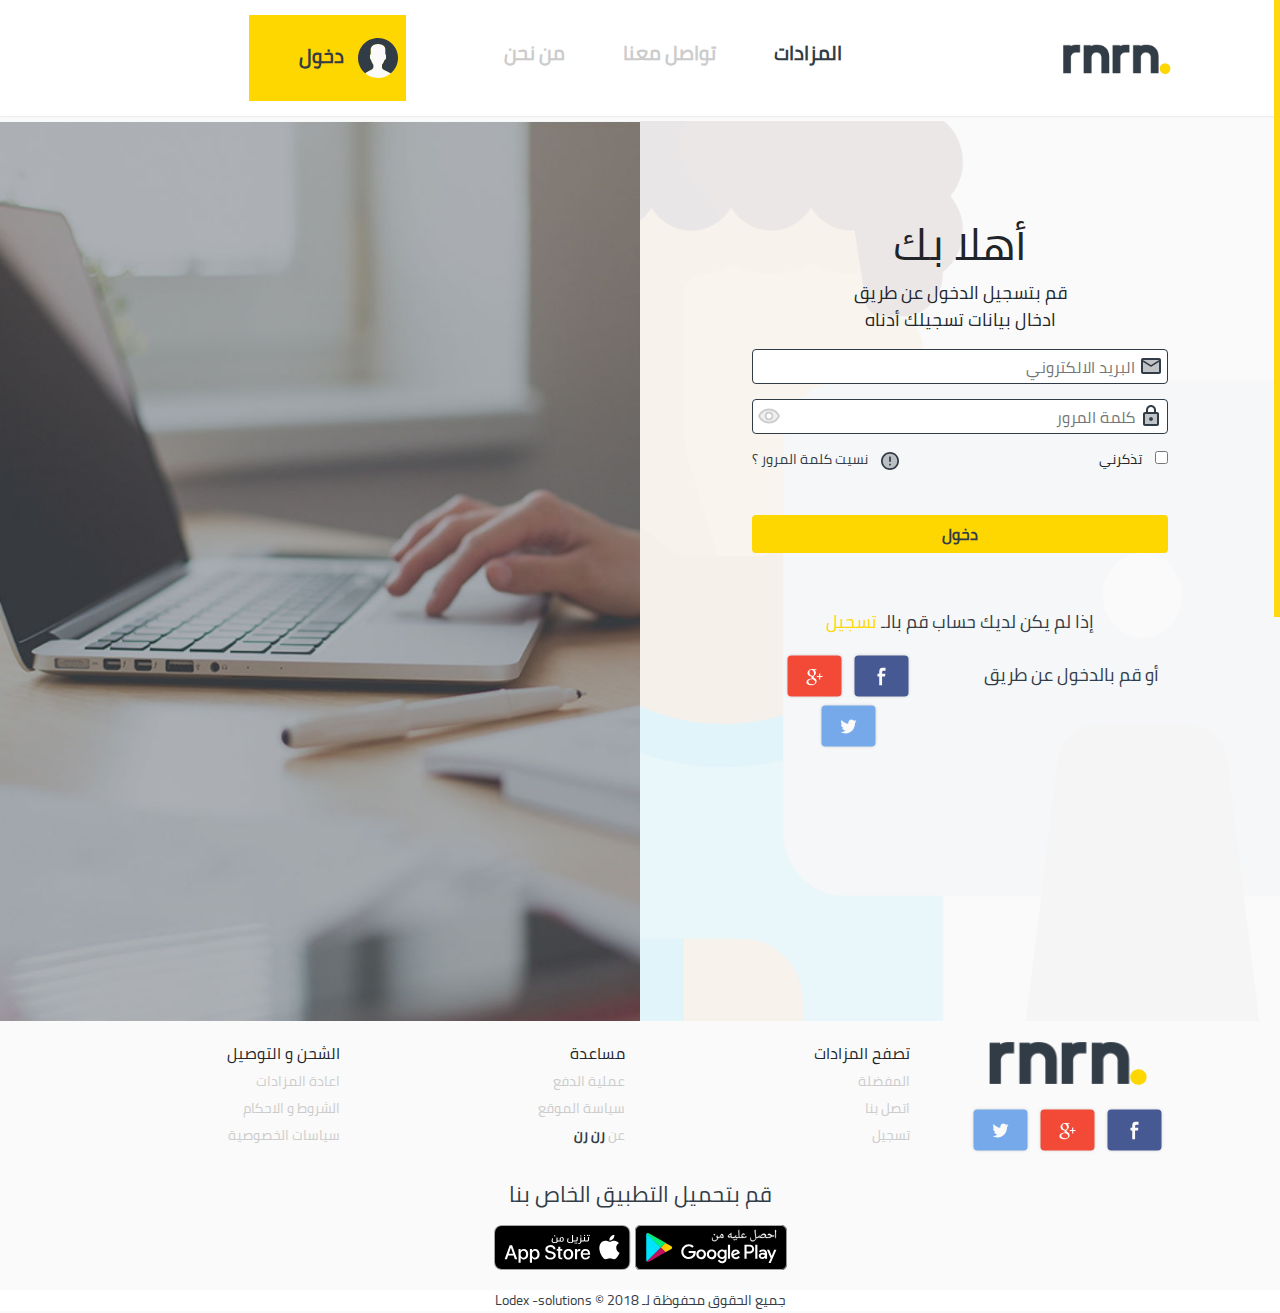
<file: login.html>
<!DOCTYPE html>
<html>

<head>
    <meta charset="utf-8">
    <meta name="viewport" content="width=device-width, initial-scale=1, shrink-to-fit=no">
    <title>RNRN | HOME</title>
    <link rel="stylesheet" href="css/bootstrap.min.css">
    <link rel="stylesheet" href="css/jquery-ui.css">
    <link rel="stylesheet" href="css/font-awesome.min.css">
    <link rel="stylesheet" href="css/owl.carousel.min.css">
    <link rel="stylesheet" href="css/owl.theme.default.min.css">
    <link rel="stylesheet" href="css/style.css">
</head>

<body>
    <!--Start Nav -->
    <nav class="navbar navbar-expand-lg navbar-light bg-light">
            <div class="container">
               <a class="navbar-brand" href="index.html">
                   <img src="Images/Logo - rnrn.png">
                 </a>
             <button class="navbar-toggler" type="button" data-toggle="collapse" data-target="#ali" aria-controls="navbarNavDropdown" aria-expanded="false" aria-label="Toggle navigation">
               <span class="navbar-toggler-icon"></span>
             </button>
             <div class="collapse navbar-collapse" id="ali">
                 <ul class="navbar-nav mx-auto">
                     <li class="nav-item active">
                       <a class="nav-link" href="#">المزادات</a>
                     </li>
                     <li class="nav-item">
                       <a class="nav-link" href="#"> تواصل معنا</a>
                     </li>
           
                     <li class="nav-item">
                       <a class="nav-link" href="#">من نحن </a>
                     </li>
                     
                     <li class="nav-item mr-xl-5 active active-login">
                        <a class="nav-link" href="login.html">
                          <img src="Images/User-Avatar.png" alt="login"> دخول
                        </a>
                      </li>
                    
                      <!-- <li class="nav-item dropdown mr-xl-5">
                       <a class="nav-link dropdown-toggle active" href="#" id="navbarDropdown" role="button" data-toggle="dropdown" aria-haspopup="true"
                         aria-expanded="false">
                         <img src="Images/User-Avatar.png" alt="login"> على
                       </a>
                       <div class="dropdown-menu text-center" aria-labelledby="navbarDropdown">
                          <a class="dropdown-item" href="profile.html">الصفحة الشخصية</a>
                         <a class="dropdown-item" href="Additem.html">إضافة مزاد</a>
                         <a class="dropdown-item" href="Edit-my-info.html">لوحة التحكم</a>
                         <a class="dropdown-item" href="FavoritePage.html"> المفضلة</a>
                         <a class="dropdown-item" href="#">الإعدادات</a>
                         <a class="dropdown-item" href="#">خروج</a>
           
                       </div>
                     </li>  -->
                   </ul>
             </div>
            </div>
           </nav>
    
    

    <section class="login">
        <div class="container-fluid">
            <div class="row">
                <div class="col-lg-6 col-md-12 p-0">
                    <div class="login-itms text-center">
                        <div class="row">
                            <div class="col-12">
                                <h2>أهلا بك </h2>
                                <p>قم بتسجيل الدخول عن طريق
                                    <span>ادخال بيانات تسجيلك أدناه</span>
                                </p>
                            </div>
                            <div class="col-8 mx-auto">
                                <form class="">
                                    <div class="row">
                                        <div class="col-12 mx-auto">
                                            <div class="input-style">
                                                <input class="btn-block" placeholder="البريد الالكتروني

                                                ">
                                                <img class="email" src="Images/Icons/E-mail.png" </div>
                                            </div>
                                        </div>

                                        <div class="col-12 mx-auto">
                                            <div class="input-style">
                                                <input class="btn-block" id="input-pass" type="password" placeholder="كلمة المرور" >
                                                <img class="pass" src="Images/Icons/Password.png">
                                                <img class="show" src="Images/Icons/Show Password.png" onclick="showpassword()">
                                            </div>
                                        </div>
                                        <div class="col-12 mx-auto">
                                            <div class="remb">
                                                <div class="row">
                                                    <div class="col-4 text-right">
                                                        <input type="checkbox">
                                                        <span>تذكرني</span>
                                                    </div>
                                                    <div class="col-8 text-left">
                                                        <img src="Images/Icons/Error.png">
                                                        <a href="rememberpassword.html">نسيت كلمة المرور ؟</a>
                                                    </div>
                                                </div>
                                            </div>
                                        </div>

                                        <div class="col-12">
                                            <div class="div-btn">
                                                <a href="index-login.html" class="btn btn-block">دخول </a>
                                            </div>
                                        </div>
                                        <div class="col-12">
                                            <div class="sign">
                                                <div class="row">
                                                    <div class="col-12">
                                                        <p>
                                                                إذا لم يكن لديك حساب قم بالـ
                                                                <a href="signup.html">تسجيل   </a>

                                                        </p>
                                                    </div>
                                                    <div class="col-12">
                                                        <div class="row">
                                                            <div class="col-md-6">
                                                                <p>أو قم بالدخول عن طريق</p>
                                                            </div>
                                                            <div class="col-md-6">
                                                                <img src="Images/Facebook - Login.png">
                                                                <img src="Images/Google - Login.png">
                                                                <img src="Images/Twitter - Login.png">
                                                            </div>
                                                        </div>
                                                    </div>
                                                </div>
                                            </div>
                                        </div>
                                    </div>
                                </form>
                            </div>
                        </div>
                    </div>
                </div>
                <div class="col-6 p-0 d-none d-lg-block 
                ">
                    <div class="login-space">

                    </div>
                </div>
            </div>
        </div>
    </section>


    <footer class="footer">
        <div class="container">
            <div class="row">
                <div class="col-md-3 col-sm-12 text-center">
                    <div class="logo-socil">
                        <img src="Images/Logo - rnrn - Footer.png" alt="logo">
                        <ul class="list-unstyled">
                            <li>
                                <img src="Images/Facebook - Login.png" alt="Facebook">
                            </li>
                            <li>
                                <img src="Images/Google - Login.png" alt="Google">
                            </li>
                            <li>
                                <img src="Images/Twitter - Login.png" alt="Twitter">
                            </li>
                        </ul>
                    </div>
                </div>
                <div class="col-md-3 col-sm-12 text-lg-right text-center">
                    <div class="footer-item1">
                        <ul class="list-unstyled">
                            <li>تصفح المزادات</li>
                            <li>
                                <a href="#">المفضلة</a>
                            </li>
                            <li>
                                <a href="#">اتصل بنا</a>
                            </li>
                            <li>
                                <a href="#">تسجيل</a>
                            </li>
                        </ul>
                    </div>
                </div>

                <div class="col-md-3 col-sm-12 text-lg-right text-center">
                    <div class="footer-item2">
                        <ul class="list-unstyled">
                            <li>مساعدة</li>
                            <li>
                                <a href="#">عملية الدفع</a>
                            </li>
                            <li>
                                <a href="#"> سياسة الموقع</a>
                            </li>
                            <li>
                                <a class="" href="#">عن
                                    <span>رن رن</span>
                                </a>
                            </li>

                        </ul>
                    </div>
                </div>


                <div class="col-md-3 col-sm-12 text-lg-right text-center">
                    <div class="footer-item3">
                        <ul class="list-unstyled">
                            <li>الشحن و التوصيل</li>
                            <li>
                                <a href="#">اعادة المزادات</a>
                            </li>
                            <li>
                                <a href="#">الشروط و الاحكام </a>
                            </li>
                            <li>
                                <a class="" href="#">سياسات الخصوصية </a>
                            </li>
                        </ul>
                    </div>
                </div>


                <div class="col-md-12 text-center">
                    <div class="footer-item4">
                        <h2>قم بتحميل التطبيق الخاص بنا</h2>
                        <a href="#">
                            <img src="Images/Googleplay Badge.png">
                        </a>
                        <a href="#">
                            <img src="Images/Appstore Badge.png">
                        </a>
                    </div>
                </div>


            </div>
        </div>
        <div class="container-fluid">
            <div class="row">
                <div class="col-12  p-0 text-center">
                    <div class="lodex">
                        <p>جميع الحقوق محفوظة لـ Lodex -solutions © 2018

                        </p>
                    </div>
                </div>
            </div>
        </div>
    </footer>
    <script src="js/JQuery.js"></script>
    <script src="js/jquery-ui.js"></script>
    <script src="js/bootstrap.min.js"></script>
    <script src="js/popper.min.js"></script>
    <script src="js/jquery.nicescroll.min.js"></script>
    <script src="js/min.js"></script>
</body>

</html>
</file>
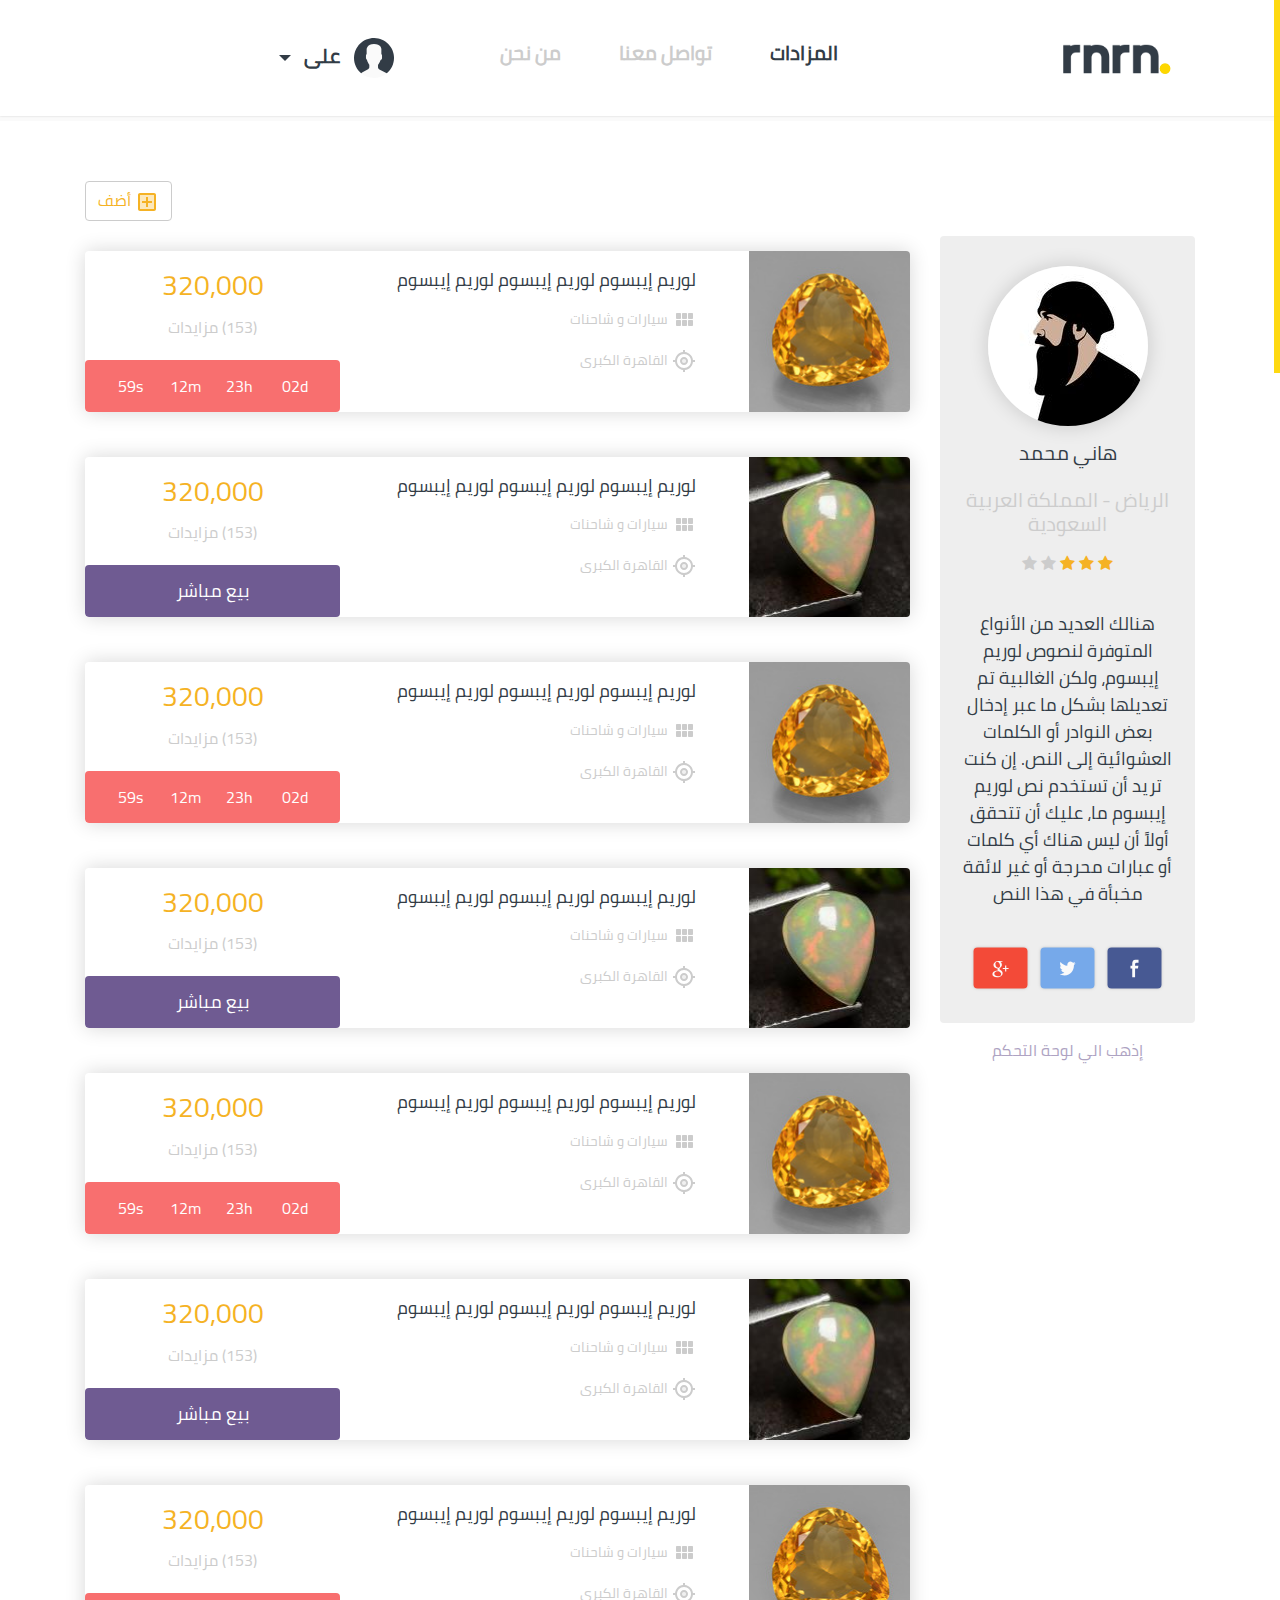
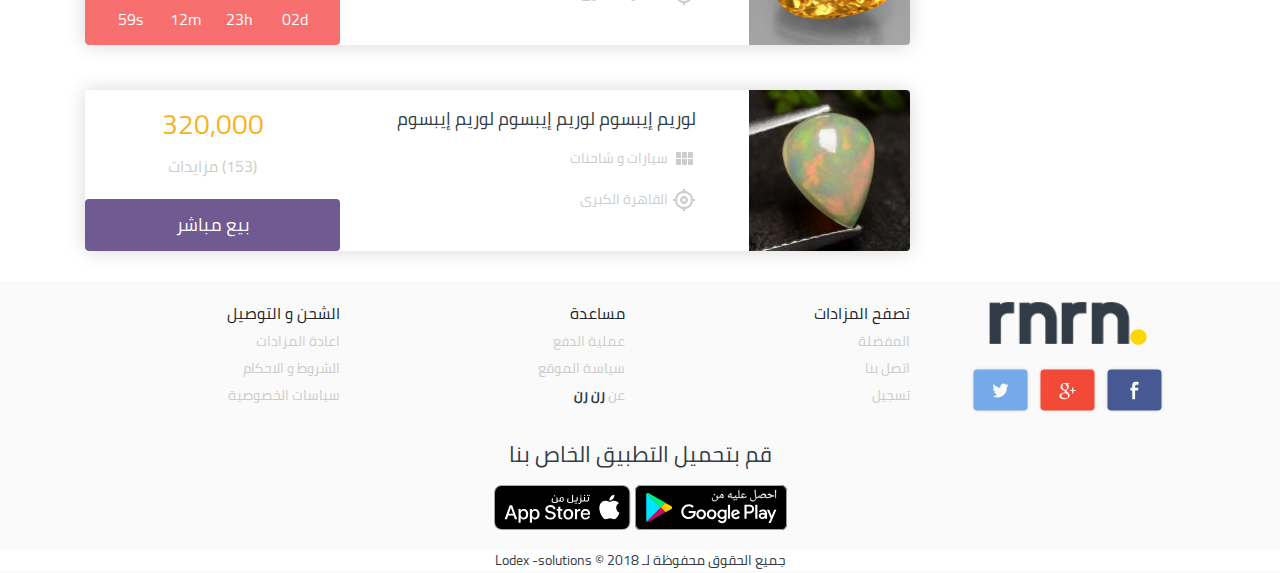
<file: profile.html>
<!DOCTYPE html>
<html>

<head>
  <meta charset="utf-8">
  <meta name="viewport" content="width=device-width, initial-scale=1, shrink-to-fit=no">
  <title>RNRN | HOME</title>
  <link rel="stylesheet" href="css/bootstrap.min.css">
  <link rel="stylesheet" href="css/jquery-ui.css">
  <link rel="stylesheet" href="css/font-awesome.min.css">
  <link rel="stylesheet" href="css/owl.carousel.min.css">
  <link rel="stylesheet" href="css/owl.theme.default.min.css">
  <link rel="stylesheet" href="css/style.css">
</head>

<body>
  <!--Start Nav -->
  <nav class="navbar navbar-expand-lg navbar-light bg-light">
      <div class="container">
         <a class="navbar-brand" href="index.html">
             <img src="Images/Logo - rnrn.png">
           </a>
       <button class="navbar-toggler" type="button" data-toggle="collapse" data-target="#ali" aria-controls="navbarNavDropdown" aria-expanded="false" aria-label="Toggle navigation">
         <span class="navbar-toggler-icon"></span>
       </button>
       <div class="collapse navbar-collapse" id="ali">
           <ul class="navbar-nav mx-auto">
               <li class="nav-item active">
                 <a class="nav-link" href="#">المزادات</a>
               </li>
               <li class="nav-item">
                 <a class="nav-link" href="#"> تواصل معنا</a>
               </li>
     
               <li class="nav-item">
                 <a class="nav-link" href="#">من نحن </a>
               </li>
     
              
                <li class="nav-item dropdown mr-xl-5">
                 <a class="nav-link dropdown-toggle active" href="#" id="navbarDropdown" role="button" data-toggle="dropdown" aria-haspopup="true"
                   aria-expanded="false">
                   <img src="Images/User-Avatar.png" alt="login"> على
                 </a>
                 <div class="dropdown-menu text-center" aria-labelledby="navbarDropdown">
                    <a class="dropdown-item" href="profile.html">الصفحة الشخصية</a>
                   <a class="dropdown-item" href="Additem.html">إضافة مزاد</a>
                   <a class="dropdown-item" href="Edit-my-info.html">لوحة التحكم</a>
                   <a class="dropdown-item" href="FavoritePage.html"> المفضلة</a>
                   <a class="dropdown-item" href="#">الإعدادات</a>
                   <a class="dropdown-item" href="#">خروج</a>
     
                 </div>
               </li> 
             </ul>
       </div>
      </div>
     </nav>


  <section class="sec2 text-right">
    <div class="container">
      <div class="row">
        <div class="col-12">
          <div class="row">
            <div class="col-12 float-left">
             <a class="btn btn-add-itime" href="Additem.html">
               <img src="Images/Icons/Add  - Orange.png"> أضف
             </a>
            </div>
            <div class="col-lg-3 col-md-12">
                <div class="porfile text-center">
                    <div class="porfile-pic">
                        <img class="img" src="Images/userpic.jpg" alt="user">
                    </div>
                    <div class="profile-info">
                        <h3>هاني محمد</h3>
                        <h4>
                                الرياض - المملكة العربية السعودية
                        </h4>
                        <ul class="list-unstyled">
                            <li>
                                <i class="active fa fa-star"></i>
                            </li>
                            <li>
                                    <i class="active fa fa-star"></i>
                                </li>
                                <li>
                                        <i class="active fa fa-star"></i>
                                    </li>
                                    <li>
                                            <i class=" fa fa-star"></i>
                                        </li>
                                        <li>
                                                <i class="fa fa-star"></i>
                                            </li>
                        </ul>
                        <p>
                                هنالك العديد من الأنواع المتوفرة لنصوص لوريم إيبسوم، ولكن الغالبية تم تعديلها بشكل ما عبر إدخال بعض النوادر أو الكلمات العشوائية إلى النص. إن كنت تريد أن تستخدم نص لوريم إيبسوم ما، عليك أن تتحقق أولاً أن ليس هناك أي كلمات أو عبارات محرجة أو غير لائقة مخبأة في هذا النص
                        </p>
                        <div class="socil">
                            <img src="Images/Facebook - Login.png">
                            <img src="Images/Twitter - Login.png">
                            <img src="Images/Google - Login.png">
                        </div>
                        
                    </div>
                    
                </div>
                <a class="text-center d-block" href="#">إذهب الي لوحة التحكم</a>
            </div>
            <div class="col-lg-9 col-md-12">
              <div class="sec3">
                <div class="row">
                  
                  <div class="col-12">
                    <a href="FavoritePage.html" class="prodect">
                      <div class="row">
                        <div class="col-md-3 col-sm-12 text-lg-right text-center">
                          <img class="img-fluid" src="Images/1.jpg" alt="">
                        </div>
                        <div class="col-md-5 col-sm-12 text-lg-right text-center">
                          <div class="prodect-info">
                            <h4>لوريم إيبسوم لوريم إيبسوم لوريم إيبسوم</h4>
                            <div>
                              <img src="Images/Icons/Categori - Gray.png">
                              <span>سيارات و شاحنات </span>
                            </div>
                            <div>
                              <img src="Images/Icons/Location - Gray.png">
                              <span>القاهرة الكبرى </span>
                            </div>
                          </div>
                        </div>
                        <div class="col-md-4 text-center">
                          <div class="prodect-timer ">
                               
                            <h5>320,000</h5>
                            <span>(153) مزايدات</span>
                            <div class="timer">
                              <span class="days">02d</span>
                              <span class="hours">23h</span>
                              <span class="minutes">12m</span>
                              <span class="Seconds">59s</span>

                            </div>
                          </div>
                        </div>
                      </div>
                    </a>
                  </div>

                  <div class="col-12">
                    <a href="#" class="prodect">
                      <div class="row">
                        <div class="col-md-3 col-sm-12 text-lg-right text-center">
                          <img class="img-fluid" src="Images/2.jpg" alt="">
                        </div>
                        <div class="col-md-5 col-sm-12 text-lg-right text-center">
                          <div class="prodect-info">
                            <h4>لوريم إيبسوم لوريم إيبسوم لوريم إيبسوم</h4>
                            <div>
                              <img src="Images/Icons/Categori - Gray.png">
                              <span>سيارات و شاحنات </span>
                            </div>
                            <div>
                              <img src="Images/Icons/Location - Gray.png">
                              <span>القاهرة الكبرى </span>
                            </div>
                          </div>
                        </div>
                        <div class="col-md-4 text-center">
                          <div class="prodect-timer ">
                       
                            <h5>320,000</h5>
                            <span>(153) مزايدات</span>
                            <div class="sell">
                              <h4>بيع مباشر</h4>
                            </div>
                          </div>
                        </div>
                      </div>
                    </a>
                  </div>

                  <div class="col-12">
                    <a href="#" class="prodect">
                      <div class="row">
                        <div class="col-md-3 col-sm-12 text-lg-right text-center">
                          <img class="img-fluid" src="Images/1.jpg" alt="">
                        </div>
                        <div class="col-md-5 col-sm-12 text-lg-right text-center">
                          <div class="prodect-info">
                            <h4>لوريم إيبسوم لوريم إيبسوم لوريم إيبسوم</h4>
                            <div>
                              <img src="Images/Icons/Categori - Gray.png">
                              <span>سيارات و شاحنات </span>
                            </div>
                            <div>
                              <img src="Images/Icons/Location - Gray.png">
                              <span>القاهرة الكبرى </span>
                            </div>
                          </div>
                        </div>
                        <div class="col-md-4 text-center">
                          <div class="prodect-timer ">
                         
                            <h5>320,000</h5>
                            <span>(153) مزايدات</span>
                            <div class="timer">
                              <span class="days">02d</span>
                              <span class="hours">23h</span>
                              <span class="minutes">12m</span>
                              <span class="Seconds">59s</span>

                            </div>
                          </div>
                        </div>
                      </div>
                    </a>
                  </div>

                  <div class="col-12">
                    <a href="#" class="prodect">
                      <div class="row">
                        <div class="col-md-3 col-sm-12 text-lg-right text-center">
                          <img class="img-fluid" src="Images/2.jpg" alt="">
                        </div>
                        <div class="col-md-5 col-sm-12 text-lg-right text-center">
                          <div class="prodect-info">
                            <h4>لوريم إيبسوم لوريم إيبسوم لوريم إيبسوم</h4>
                            <div>
                              <img src="Images/Icons/Categori - Gray.png">
                              <span>سيارات و شاحنات </span>
                            </div>
                            <div>
                              <img src="Images/Icons/Location - Gray.png">
                              <span>القاهرة الكبرى </span>
                            </div>
                          </div>
                        </div>
                        <div class="col-md-4 text-center">
                          <div class="prodect-timer ">
                        
                            <h5>320,000</h5>
                            <span>(153) مزايدات</span>
                            <div class="sell">
                              <h4>بيع مباشر</h4>
                            </div>
                          </div>
                        </div>
                      </div>
                    </a>
                  </div>

                  <div class="col-12">
                    <a href="#" class="prodect">
                      <div class="row">
                        <div class="col-md-3 col-sm-12 text-lg-right text-center">
                          <img class="img-fluid" src="Images/1.jpg" alt="">
                        </div>
                        <div class="col-md-5 col-sm-12 text-lg-right text-center">
                          <div class="prodect-info">
                            <h4>لوريم إيبسوم لوريم إيبسوم لوريم إيبسوم</h4>
                            <div>
                              <img src="Images/Icons/Categori - Gray.png">
                              <span>سيارات و شاحنات </span>
                            </div>
                            <div>
                              <img src="Images/Icons/Location - Gray.png">
                              <span>القاهرة الكبرى </span>
                            </div>
                          </div>
                        </div>
                        <div class="col-md-4 text-center">
                          <div class="prodect-timer ">
                              
                            <h5>320,000</h5>
                            <span>(153) مزايدات</span>
                            <div class="timer">
                              <span class="days">02d</span>
                              <span class="hours">23h</span>
                              <span class="minutes">12m</span>
                              <span class="Seconds">59s</span>

                            </div>
                          </div>
                        </div>
                      </div>
                    </a>
                  </div>

                  <div class="col-12">
                    <a href="#" class="prodect">
                      <div class="row">
                        <div class="col-md-3 col-sm-12 text-lg-right text-center">
                          <img class="img-fluid" src="Images/2.jpg" alt="">
                        </div>
                        <div class="col-md-5 col-sm-12 text-lg-right text-center">
                          <div class="prodect-info">
                            <h4>لوريم إيبسوم لوريم إيبسوم لوريم إيبسوم</h4>
                            <div>
                              <img src="Images/Icons/Categori - Gray.png">
                              <span>سيارات و شاحنات </span>
                            </div>
                            <div>
                              <img src="Images/Icons/Location - Gray.png">
                              <span>القاهرة الكبرى </span>
                            </div>
                          </div>
                        </div>
                        <div class="col-md-4 text-center">
                          <div class="prodect-timer ">
                         
                            <h5>320,000</h5>
                            <span>(153) مزايدات</span>
                            <div class="sell">
                              <h4>بيع مباشر</h4>
                            </div>
                          </div>
                        </div>
                      </div>
                    </a>
                  </div>

                  <div class="col-12">
                    <a href="#" class="prodect">
                      <div class="row">
                        <div class="col-md-3 col-sm-12 text-lg-right text-center">
                          <img class="img-fluid" src="Images/1.jpg" alt="">
                        </div>
                        <div class="col-md-5 col-sm-12 text-lg-right text-center">
                          <div class="prodect-info">
                            <h4>لوريم إيبسوم لوريم إيبسوم لوريم إيبسوم</h4>
                            <div>
                              <img src="Images/Icons/Categori - Gray.png">
                              <span>سيارات و شاحنات </span>
                            </div>
                            <div>
                              <img src="Images/Icons/Location - Gray.png">
                              <span>القاهرة الكبرى </span>
                            </div>
                          </div>
                        </div>
                        <div class="col-md-4 text-center">
                          <div class="prodect-timer ">
                         
                            <h5>320,000</h5>
                            <span>(153) مزايدات</span>
                            <div class="timer">
                              <span class="days">02d</span>
                              <span class="hours">23h</span>
                              <span class="minutes">12m</span>
                              <span class="Seconds">59s</span>

                            </div>
                          </div>
                        </div>
                      </div>
                    </a>
                  </div>

                  <div class="col-12">
                    <a href="#" class="prodect">
                      <div class="row">
                        <div class="col-md-3 col-sm-12 text-lg-right text-center">
                          <img class="img-fluid" src="Images/2.jpg" alt="">
                        </div>
                        <div class="col-md-5 col-sm-12 text-lg-right text-center">
                          <div class="prodect-info">
                            <h4>لوريم إيبسوم لوريم إيبسوم لوريم إيبسوم</h4>
                            <div>
                              <img src="Images/Icons/Categori - Gray.png">
                              <span>سيارات و شاحنات </span>
                            </div>
                            <div>
                              <img src="Images/Icons/Location - Gray.png">
                              <span>القاهرة الكبرى </span>
                            </div>
                          </div>
                        </div>
                        <div class="col-md-4 text-center">
                          <div class="prodect-timer ">
                            
                            <h5>320,000</h5>
                            <span>(153) مزايدات</span>
                            <div class="sell">
                              <h4>بيع مباشر</h4>
                            </div>
                          </div>
                        </div>
                      </div>
                    </a>
                  </div>
                </div>
              </div>
            </div>
          </div>
        </div>
      </div>
  </section>
  <footer class="footer">
    <div class="container">
      <div class="row">
        <div class="col-md-3 col-sm-12 text-center">
          <div class="logo-socil">
            <img src="Images/Logo - rnrn - Footer.png" alt="logo">
            <ul class="list-unstyled">
              <li>
                <img src="Images/Facebook - Login.png" alt="Facebook">
              </li>
              <li>
                <img src="Images/Google - Login.png" alt="Google">
              </li>
              <li>
                <img src="Images/Twitter - Login.png" alt="Twitter">
              </li>
            </ul>
          </div>
        </div>
        <div class="col-md-3 col-sm-12 text-lg-right text-center">
          <div class="footer-item1">
            <ul class="list-unstyled">
              <li>تصفح المزادات</li>
              <li>
                <a href="#">المفضلة</a>
              </li>
              <li>
                <a href="#">اتصل بنا</a>
              </li>
              <li>
                <a href="#">تسجيل</a>
              </li>            
            </ul>
          </div>
        </div>

        <div class="col-md-3 col-sm-12 text-lg-right text-center">
          <div class="footer-item2">
            <ul class="list-unstyled">
              <li>مساعدة</li>
              <li>
                <a href="#">عملية الدفع</a>
              </li>
              <li>
                <a href="#"> سياسة الموقع</a>
              </li>
              <li>
                <a class="" href="#">عن <span>رن رن</span>  </a>
              </li>            
                      
            </ul>
          </div>
        </div>


        <div class="col-md-3 col-sm-12 text-lg-right text-center">
            <div class="footer-item3">
              <ul class="list-unstyled">
                <li>الشحن و التوصيل</li>
                <li>
                  <a href="#">اعادة المزادات</a>
                </li>
                <li>
                  <a href="#">الشروط و الاحكام </a>
                </li>
                <li>
                  <a class="" href="#">سياسات الخصوصية </a>
                </li>                       
              </ul>
            </div>
          </div>


        <div class="col-md-12 text-center">
            <div class="footer-item4">
            <h2>قم بتحميل التطبيق الخاص بنا</h2>
              <a href="#">
                  <img src="Images/Googleplay Badge.png">
              </a>
            <a href="#">
                <img src="Images/Appstore Badge.png">
            </a>
            </div>
          </div>

         
      </div>
    </div>
    <div class="container-fluid">
      <div class="row">
          <div class="col-12  p-0 text-center">
              <div class="lodex">
                <p>جميع الحقوق محفوظة لـ
  
                    Lodex -solutions © 2018
  
                  </p>
              </div>
            </div>
      </div>
    </div>
  </footer>
  <script src="js/JQuery.js"></script>
  <script src="js/jquery-ui.js"></script>
  <script src="js/bootstrap.min.js"></script>
  <script src="js/popper.min.js"></script>
  <script src="js/jquery.nicescroll.min.js"></script>
  <script src="js/min.js"></script>
</body>

</html>
</file>
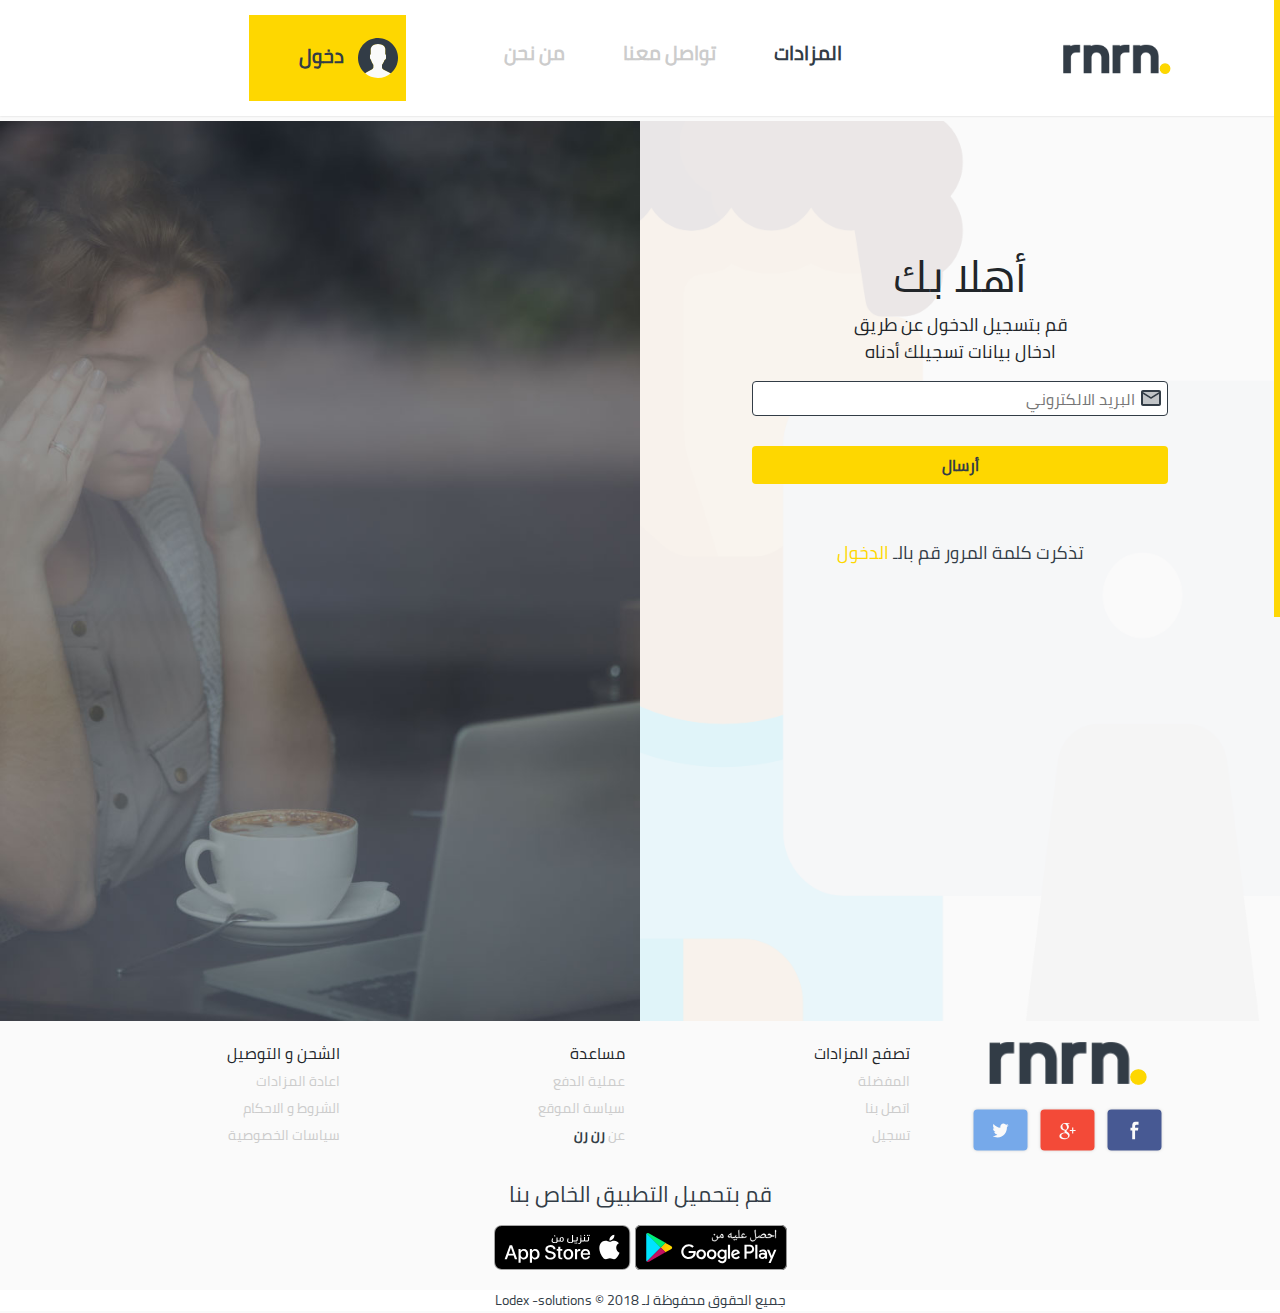
<file: rememberpassword.html>
<!DOCTYPE html>
<html>

<head>
    <meta charset="utf-8">
    <meta name="viewport" content="width=device-width, initial-scale=1, shrink-to-fit=no">
    <title>RNRN | HOME</title>
    <link rel="stylesheet" href="css/bootstrap.min.css">
    <link rel="stylesheet" href="css/jquery-ui.css">
    <link rel="stylesheet" href="css/font-awesome.min.css">
    <link rel="stylesheet" href="css/owl.carousel.min.css">
    <link rel="stylesheet" href="css/owl.theme.default.min.css">
    <link rel="stylesheet" href="css/style.css">
</head>

<body>
    <!--Start Nav -->
    <nav class="navbar navbar-expand-lg navbar-light bg-light">
            <div class="container">
               <a class="navbar-brand" href="index.html">
                   <img src="Images/Logo - rnrn.png">
                 </a>
             <button class="navbar-toggler" type="button" data-toggle="collapse" data-target="#ali" aria-controls="navbarNavDropdown" aria-expanded="false" aria-label="Toggle navigation">
               <span class="navbar-toggler-icon"></span>
             </button>
             <div class="collapse navbar-collapse" id="ali">
                 <ul class="navbar-nav mx-auto">
                     <li class="nav-item active">
                       <a class="nav-link" href="#">المزادات</a>
                     </li>
                     <li class="nav-item">
                       <a class="nav-link" href="#"> تواصل معنا</a>
                     </li>
           
                     <li class="nav-item">
                       <a class="nav-link" href="#">من نحن </a>
                     </li>
                     
                     <li class="nav-item mr-xl-5 active active-login">
                        <a class="nav-link" href="login.html">
                          <img src="Images/User-Avatar.png" alt="login"> دخول
                        </a>
                      </li>
                    
                      <!-- <li class="nav-item dropdown mr-xl-5">
                       <a class="nav-link dropdown-toggle active" href="#" id="navbarDropdown" role="button" data-toggle="dropdown" aria-haspopup="true"
                         aria-expanded="false">
                         <img src="Images/User-Avatar.png" alt="login"> على
                       </a>
                       <div class="dropdown-menu text-center" aria-labelledby="navbarDropdown">
                          <a class="dropdown-item" href="profile.html">الصفحة الشخصية</a>
                         <a class="dropdown-item" href="Additem.html">إضافة مزاد</a>
                         <a class="dropdown-item" href="Edit-my-info.html">لوحة التحكم</a>
                         <a class="dropdown-item" href="FavoritePage.html"> المفضلة</a>
                         <a class="dropdown-item" href="#">الإعدادات</a>
                         <a class="dropdown-item" href="#">خروج</a>
           
                       </div>
                     </li>  -->
                   </ul>
             </div>
            </div>
           </nav>
    
    

    <section class="rem">
        <div class="container-fluid">
            <div class="row">
                <div class="col-lg-6 col-md-12 p-0">
                    <div class="rem-password text-center">
                        <div class="row">
                            <div class="col-12">
                              
                                    <h2>أهلا بك </h2>
                                    <p>قم بتسجيل الدخول عن طريق
                                        <span>ادخال بيانات تسجيلك أدناه</span>
                                    </p>
                                </div>
    
                                
                                <div class="col-8 mx-auto">
                                    <form class="">
                                        <div class="row">
                                            <div class="col-12 mx-auto">
                                                <div class="input-style">
                                                    <input class="btn-block" placeholder="البريد الالكتروني
    
                                                    ">
                                                    <img class="email" src="Images/Icons/E-mail.png" </div>
                                                </div>
                                            </div>
    
                              
                                       

                                        <div class="col-12">
                                            <div class="div-btn">
                                                <a href="#" class="btn btn-block btn-send"> أرسال </a>
                                            </div>
                                        </div>
                                        <div class="col-12">
                                            <div class="sign">
                                                <div class="row">
                                                    <div class="col-12">
                                                        <p>
                                                            تذكرت كلمة المرور قم بالـ
                                                            <a href="login.html">الدخول   </a>

                                                        </p>
                                                    </div>
                                                   
                                                </div>
                                            </div>
                                        </div>
                                    </div>
                                </form>
                            </div>


                        </div>
                    </div>
                </div>
                <div class="col-6 p-0 d-none d-lg-block 
                ">
                    <div class="space">

                    </div>
                </div>
            </div>
        </div>

      <div class="box-opcity">
        <div class="message-send">
            <img src="./Images/Sent - artwork.png">
            <p>تم إرسال إعدادات تعيين كلمة المرور إلى البريد الخاص بك بنجاح </p>
         
        </div>
      </div>
    </section>


    <footer class="footer">
        <div class="container">
            <div class="row">
                <div class="col-md-3 col-sm-12 text-center">
                    <div class="logo-socil">
                        <img src="Images/Logo - rnrn - Footer.png" alt="logo">
                        <ul class="list-unstyled">
                            <li>
                                <img src="Images/Facebook - Login.png" alt="Facebook">
                            </li>
                            <li>
                                <img src="Images/Google - Login.png" alt="Google">
                            </li>
                            <li>
                                <img src="Images/Twitter - Login.png" alt="Twitter">
                            </li>
                        </ul>
                    </div>
                </div>
                <div class="col-md-3 col-sm-12 text-lg-right text-center">
                    <div class="footer-item1">
                        <ul class="list-unstyled">
                            <li>تصفح المزادات</li>
                            <li>
                                <a href="#">المفضلة</a>
                            </li>
                            <li>
                                <a href="#">اتصل بنا</a>
                            </li>
                            <li>
                                <a href="#">تسجيل</a>
                            </li>
                        </ul>
                    </div>
                </div>

                <div class="col-md-3 col-sm-12 text-lg-right text-center">
                    <div class="footer-item2">
                        <ul class="list-unstyled">
                            <li>مساعدة</li>
                            <li>
                                <a href="#">عملية الدفع</a>
                            </li>
                            <li>
                                <a href="#"> سياسة الموقع</a>
                            </li>
                            <li>
                                <a class="" href="#">عن
                                    <span>رن رن</span>
                                </a>
                            </li>

                        </ul>
                    </div>
                </div>


                <div class="col-md-3 col-sm-12 text-lg-right text-center">
                    <div class="footer-item3">
                        <ul class="list-unstyled">
                            <li>الشحن و التوصيل</li>
                            <li>
                                <a href="#">اعادة المزادات</a>
                            </li>
                            <li>
                                <a href="#">الشروط و الاحكام </a>
                            </li>
                            <li>
                                <a class="" href="#">سياسات الخصوصية </a>
                            </li>
                        </ul>
                    </div>
                </div>


                <div class="col-md-12 text-center">
                    <div class="footer-item4">
                        <h2>قم بتحميل التطبيق الخاص بنا</h2>
                        <a href="#">
                            <img src="Images/Googleplay Badge.png">
                        </a>
                        <a href="#">
                            <img src="Images/Appstore Badge.png">
                        </a>
                    </div>
                </div>


            </div>
        </div>
        <div class="container-fluid">
            <div class="row">
                <div class="col-12  p-0 text-center">
                    <div class="lodex">
                        <p>جميع الحقوق محفوظة لـ Lodex -solutions © 2018

                        </p>
                    </div>
                </div>
            </div>
        </div>
    </footer>
    <script src="js/JQuery.js"></script>
    <script src="js/jquery-ui.js"></script>
    <script src="js/bootstrap.min.js"></script>
    <script src="js/popper.min.js"></script>
    <script src="js/jquery.nicescroll.min.js"></script>
    <script src="js/min.js"></script>
</body>

</html>
</file>
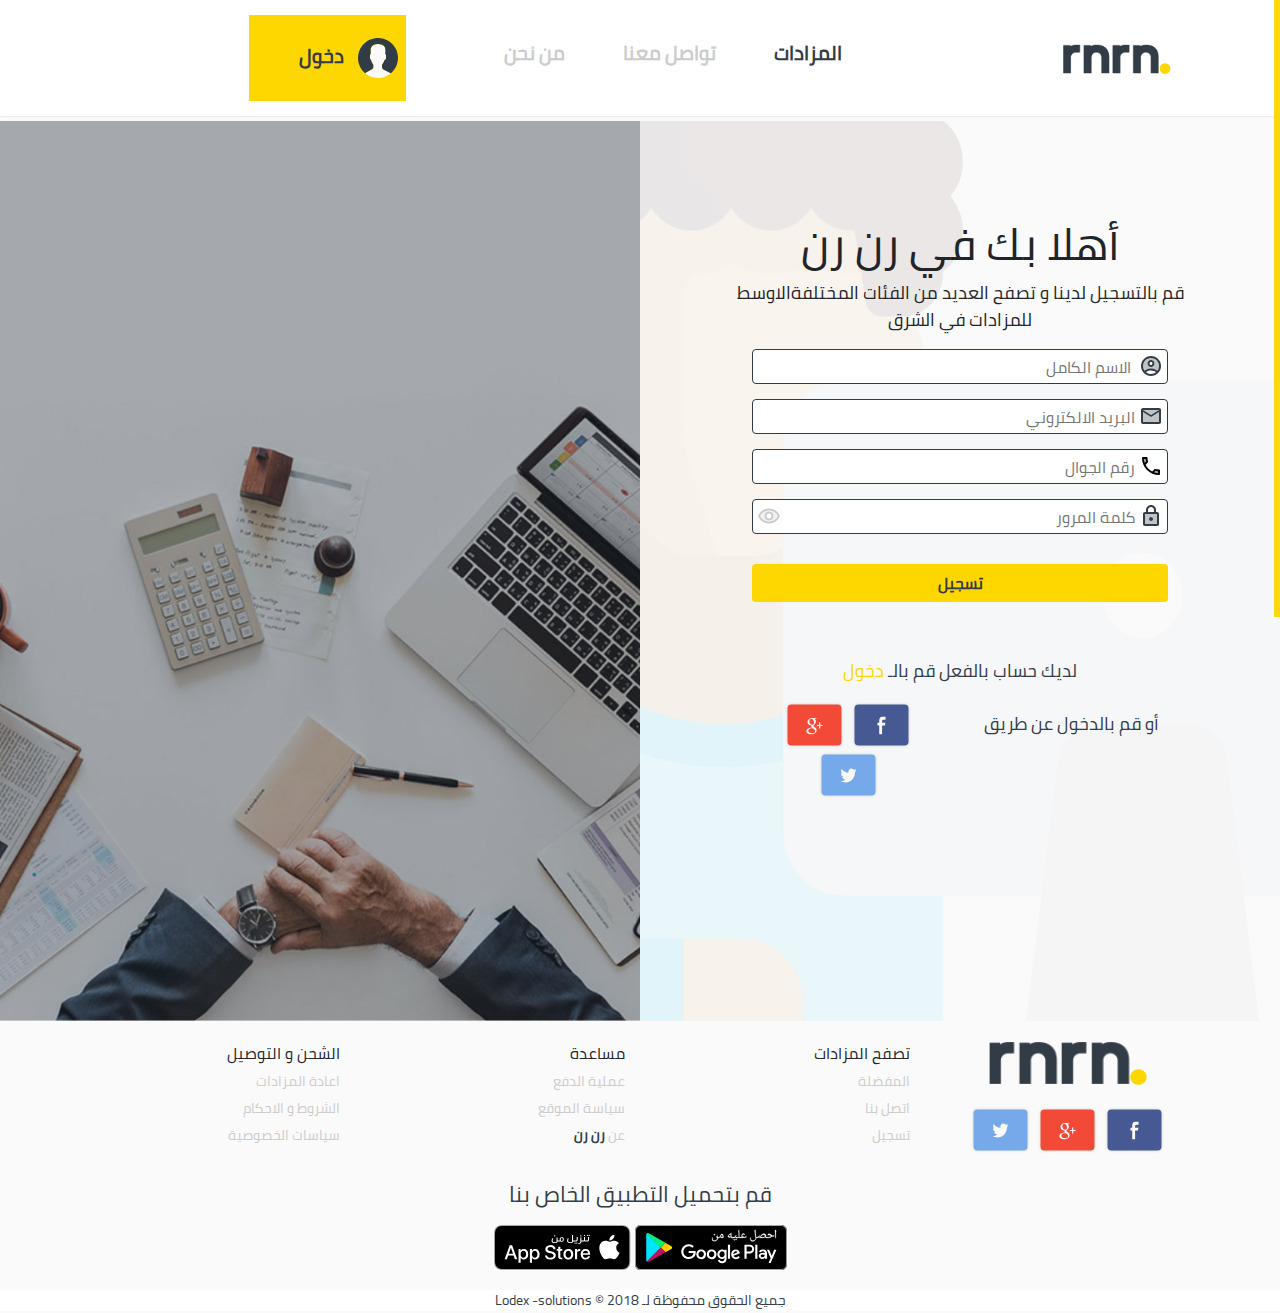
<file: signup.html>
<!DOCTYPE html>
<html>

<head>
    <meta charset="utf-8">
    <meta name="viewport" content="width=device-width, initial-scale=1, shrink-to-fit=no">
    <title>RNRN | HOME</title>
    <link rel="stylesheet" href="css/bootstrap.min.css">
    <link rel="stylesheet" href="css/jquery-ui.css">
    <link rel="stylesheet" href="css/font-awesome.min.css">
    <link rel="stylesheet" href="css/owl.carousel.min.css">
    <link rel="stylesheet" href="css/owl.theme.default.min.css">
    <link rel="stylesheet" href="css/style.css">
</head>

<body>
    <!--Start Nav -->
    <nav class="navbar navbar-expand-lg navbar-light bg-light">
            <div class="container">
               <a class="navbar-brand" href="index.html">
                   <img src="Images/Logo - rnrn.png">
                 </a>
             <button class="navbar-toggler" type="button" data-toggle="collapse" data-target="#ali" aria-controls="navbarNavDropdown" aria-expanded="false" aria-label="Toggle navigation">
               <span class="navbar-toggler-icon"></span>
             </button>
             <div class="collapse navbar-collapse" id="ali">
                 <ul class="navbar-nav mx-auto">
                     <li class="nav-item active">
                       <a class="nav-link" href="#">المزادات</a>
                     </li>
                     <li class="nav-item">
                       <a class="nav-link" href="#"> تواصل معنا</a>
                     </li>
           
                     <li class="nav-item">
                       <a class="nav-link" href="#">من نحن </a>
                     </li>
                     
                     <li class="nav-item mr-xl-5 active active-login">
                        <a class="nav-link" href="login.html">
                          <img src="Images/User-Avatar.png" alt="login"> دخول
                        </a>
                      </li>
                    
                      <!-- <li class="nav-item dropdown mr-xl-5">
                       <a class="nav-link dropdown-toggle active" href="#" id="navbarDropdown" role="button" data-toggle="dropdown" aria-haspopup="true"
                         aria-expanded="false">
                         <img src="Images/User-Avatar.png" alt="login"> على
                       </a>
                       <div class="dropdown-menu text-center" aria-labelledby="navbarDropdown">
                          <a class="dropdown-item" href="profile.html">الصفحة الشخصية</a>
                         <a class="dropdown-item" href="Additem.html">إضافة مزاد</a>
                         <a class="dropdown-item" href="Edit-my-info.html">لوحة التحكم</a>
                         <a class="dropdown-item" href="FavoritePage.html"> المفضلة</a>
                         <a class="dropdown-item" href="#">الإعدادات</a>
                         <a class="dropdown-item" href="#">خروج</a>
           
                       </div>
                     </li>  -->
                   </ul>
             </div>
            </div>
           </nav>
    
    

    <section class="signup">
        <div class="container-fluid">
            <div class="row">
                <div class="col-lg-6 col-md-12 p-0">
                    <div class="signup-itms text-center">
                        <div class="row">
                            <div class="col-12">
                                <h2>أهلا بك في رن رن</h2>
                                <p>قم بالتسجيل لدينا و تصفح العديد من الفئات المختلفةالاوسط


                                    <span> للمزادات في الشرق </span>
                                </p>
                            </div>
                            <div class="col-8 mx-auto">
                                <form class="">
                                    <div class="row">
                                        <div class="col-12 mx-auto">
                                            <div class="input-style">
                                                <input class="btn-block" placeholder=" الاسم الكامل">
                                                <img class="email" src="Images/Icons/User Name.png">
                                            </div>
                                        </div>

                                        <div class="col-12 mx-auto">
                                            <div class="input-style">
                                                <input class="btn-block" placeholder="البريد الالكتروني

                                                ">
                                                <img class="email" src="Images/Icons/E-mail.png">
                                            </div>
                                        </div>
                                        <div class="col-12 mx-auto">
                                            <div class="input-style">
                                                <input class="btn-block" placeholder="رقم الجوال">
                                                <img class="email" src="Images/Icons/Phone.png">
                                            </div>
                                        </div>





                                        <div class="col-12 mx-auto">
                                            <div class="input-style">
                                                <input class="btn-block" id="input-pass" type="password" placeholder="كلمة المرور">
                                                <img class="pass" src="Images/Icons/Password.png">
                                                <img class="show" src="Images/Icons/Show Password.png" onclick="showpassword()">
                                            </div>
                                        </div>
                                        <div class="col-12">
                                            <div class="div-btn">
                                                <a href="index-login.html" class="btn btn-block">تسجيل </a>
                                            </div>
                                        </div>
                                        <div class="col-12">
                                            <div class="sign">
                                                <div class="row">
                                                    <div class="col-12">
                                                        <p>
                                                            لديك حساب بالفعل قم بالـ
                                                            <a href="login.html">دخول</a>

                                                        </p>
                                                    </div>
                                                    <div class="col-12">
                                                        <div class="row">
                                                            <div class="col-md-6">
                                                                <p>أو قم بالدخول عن طريق</p>
                                                            </div>
                                                            <div class="col-md-6">
                                                                <img src="Images/Facebook - Login.png">
                                                                <img src="Images/Google - Login.png">
                                                                <img src="Images/Twitter - Login.png">
                                                            </div>
                                                        </div>
                                                    </div>
                                                </div>
                                            </div>
                                        </div>
                                    </div>
                                </form>
                            </div>
                        </div>
                    </div>
                </div>
                <div class="col-6 p-0 d-none d-lg-block 
                ">
                    <div class="signup-space">

                    </div>
                </div>
            </div>
        </div>
    </section>


    <footer class="footer">
        <div class="container">
            <div class="row">
                <div class="col-md-3 col-sm-12 text-center">
                    <div class="logo-socil">
                        <img src="Images/Logo - rnrn - Footer.png" alt="logo">
                        <ul class="list-unstyled">
                            <li>
                                <img src="Images/Facebook - Login.png" alt="Facebook">
                            </li>
                            <li>
                                <img src="Images/Google - Login.png" alt="Google">
                            </li>
                            <li>
                                <img src="Images/Twitter - Login.png" alt="Twitter">
                            </li>
                        </ul>
                    </div>
                </div>
                <div class="col-md-3 col-sm-12 text-lg-right text-center">
                    <div class="footer-item1">
                        <ul class="list-unstyled">
                            <li>تصفح المزادات</li>
                            <li>
                                <a href="#">المفضلة</a>
                            </li>
                            <li>
                                <a href="#">اتصل بنا</a>
                            </li>
                            <li>
                                <a href="#">تسجيل</a>
                            </li>
                        </ul>
                    </div>
                </div>

                <div class="col-md-3 col-sm-12 text-lg-right text-center">
                    <div class="footer-item2">
                        <ul class="list-unstyled">
                            <li>مساعدة</li>
                            <li>
                                <a href="#">عملية الدفع</a>
                            </li>
                            <li>
                                <a href="#"> سياسة الموقع</a>
                            </li>
                            <li>
                                <a class="" href="#">عن
                                    <span>رن رن</span>
                                </a>
                            </li>

                        </ul>
                    </div>
                </div>


                <div class="col-md-3 col-sm-12 text-lg-right text-center">
                    <div class="footer-item3">
                        <ul class="list-unstyled">
                            <li>الشحن و التوصيل</li>
                            <li>
                                <a href="#">اعادة المزادات</a>
                            </li>
                            <li>
                                <a href="#">الشروط و الاحكام </a>
                            </li>
                            <li>
                                <a class="" href="#">سياسات الخصوصية </a>
                            </li>
                        </ul>
                    </div>
                </div>


                <div class="col-md-12 text-center">
                    <div class="footer-item4">
                        <h2>قم بتحميل التطبيق الخاص بنا</h2>
                        <a href="#">
                            <img src="Images/Googleplay Badge.png">
                        </a>
                        <a href="#">
                            <img src="Images/Appstore Badge.png">
                        </a>
                    </div>
                </div>


            </div>
        </div>
        <div class="container-fluid">
            <div class="row">
                <div class="col-12  p-0 text-center">
                    <div class="lodex">
                        <p>جميع الحقوق محفوظة لـ Lodex -solutions © 2018

                        </p>
                    </div>
                </div>
            </div>
        </div>
    </footer>
    <script src="js/JQuery.js"></script>
    <script src="js/jquery-ui.js"></script>
    <script src="js/bootstrap.min.js"></script>
    <script src="js/popper.min.js"></script>
    <script src="js/jquery.nicescroll.min.js"></script>
    <script src="js/min.js"></script>
</body>

</html>
</file>
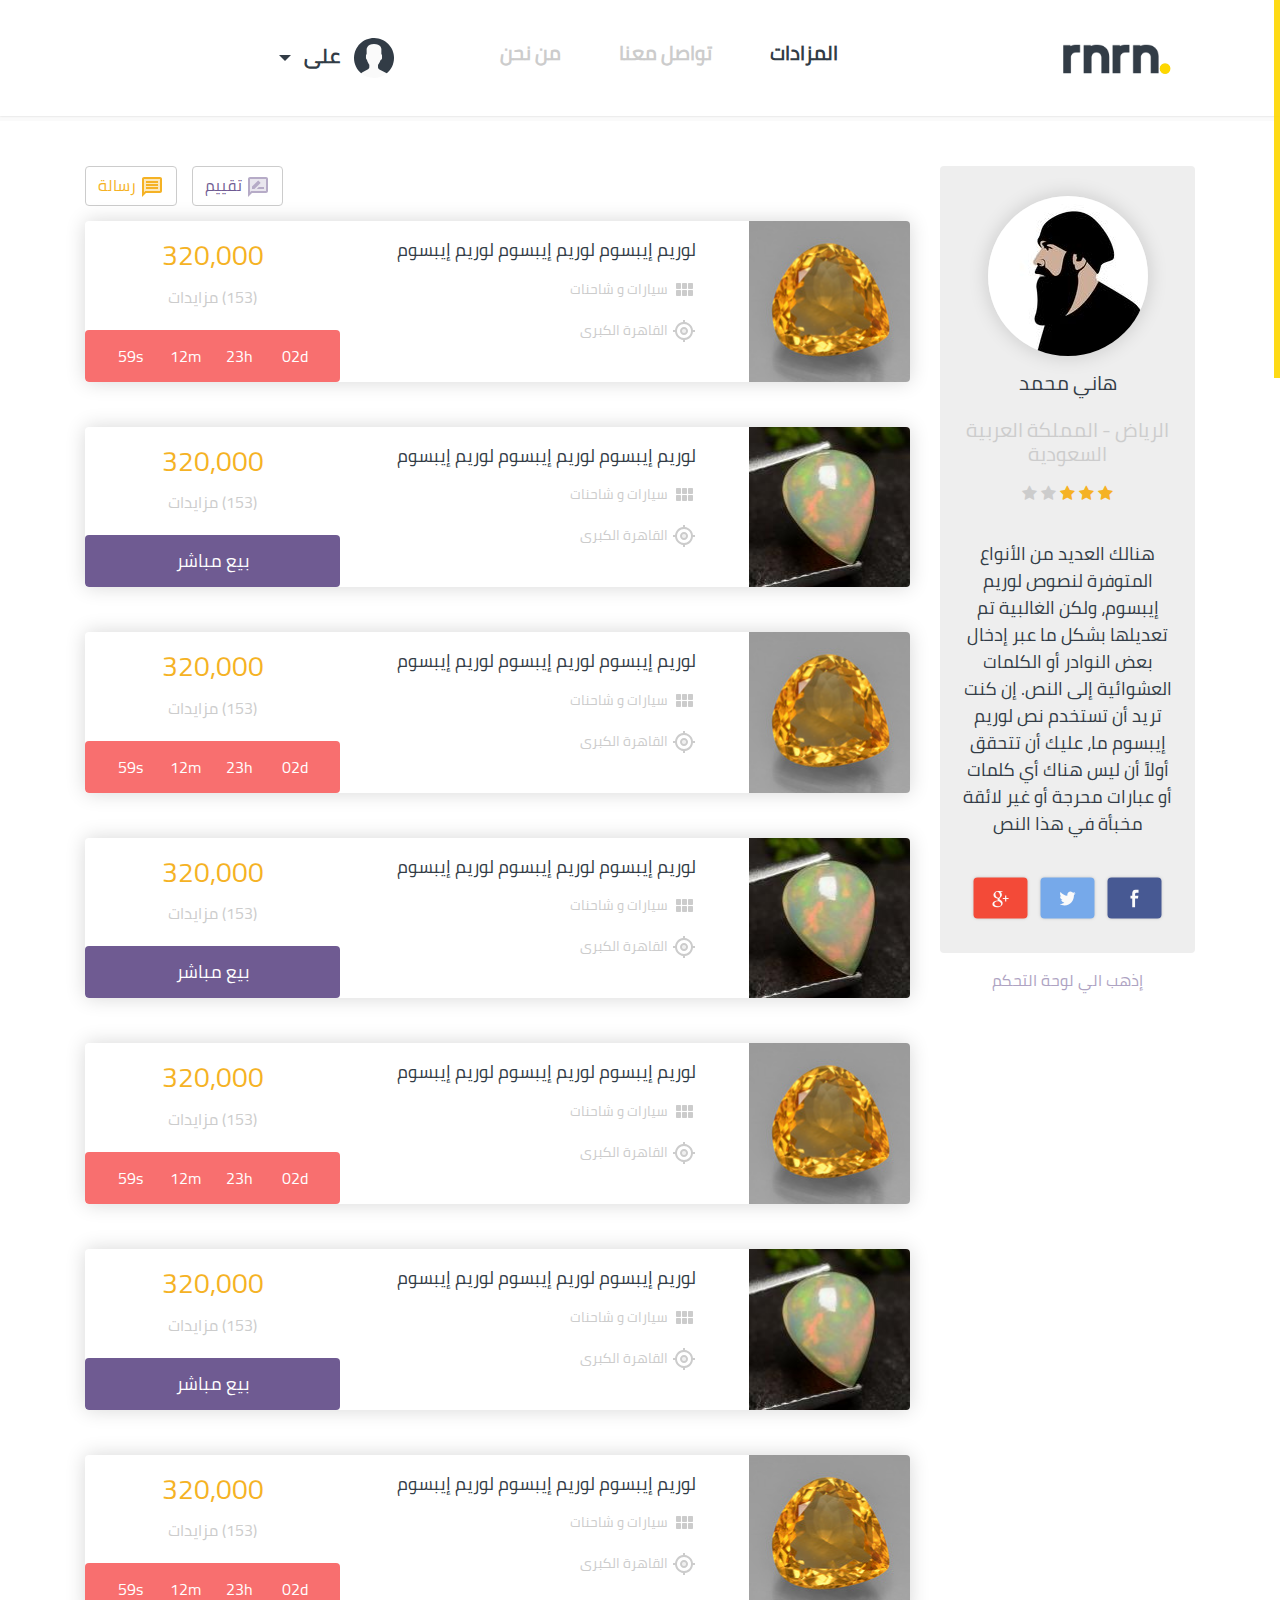
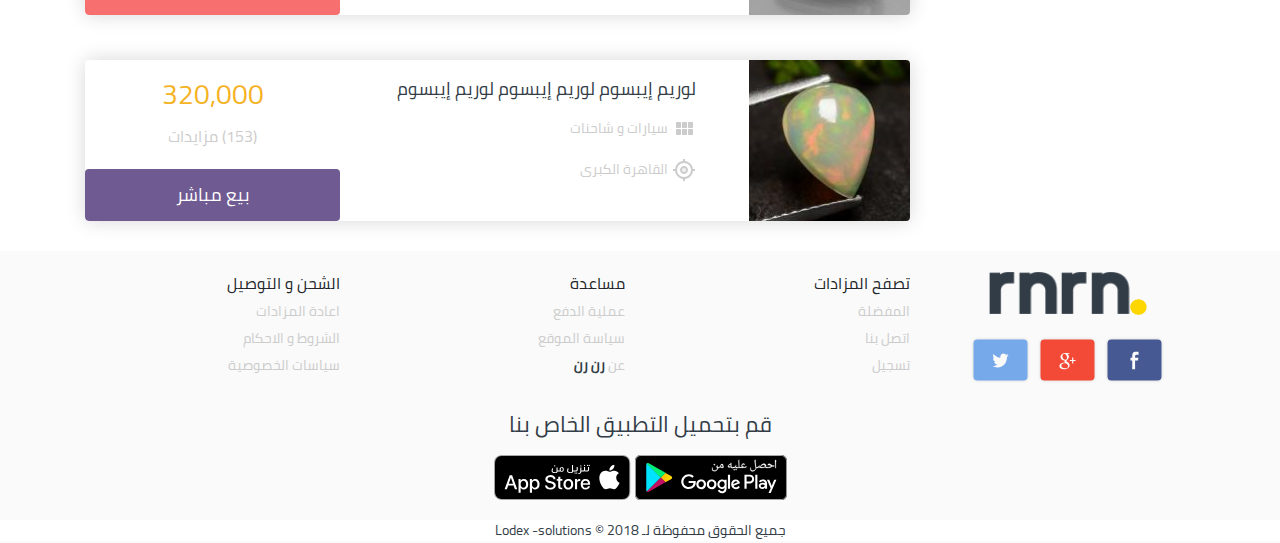
<file: userProfile.html>
<!DOCTYPE html>
<html>

<head>
  <meta charset="utf-8">
  <meta name="viewport" content="width=device-width, initial-scale=1, shrink-to-fit=no">
  <title>RNRN | HOME</title>
  <link rel="stylesheet" href="css/bootstrap.min.css">
  <link rel="stylesheet" href="css/jquery-ui.css">
  <link rel="stylesheet" href="css/font-awesome.min.css">
  <link rel="stylesheet" href="css/owl.carousel.min.css">
  <link rel="stylesheet" href="css/owl.theme.default.min.css">
  <link rel="stylesheet" href="css/style.css">
</head>

<body>
  <!--Start Nav -->
  <nav class="navbar navbar-expand-lg navbar-light bg-light">
    <div class="container">
      <a class="navbar-brand" href="index.html">
        <img src="Images/Logo - rnrn.png">
      </a>
      <button class="navbar-toggler" type="button" data-toggle="collapse" data-target="#navbarSupportedContent" aria-controls="navbarSupportedContent"
        aria-expanded="false" aria-label="Toggle navigation">
        <span class="navbar-toggler-icon"></span>
      </button>

      <div class="collapse navbar-collapse text-center" id="navbarSupportedContent ">
        <ul class="navbar-nav mx-auto">
          <li class="nav-item active">
            <a class="nav-link" href="#">المزادات</a>
          </li>
          <li class="nav-item">
            <a class="nav-link" href="#"> تواصل معنا</a>
          </li>

          <li class="nav-item">
            <a class="nav-link" href="#">من نحن </a>
          </li>

         
           <li class="nav-item dropdown mr-xl-5">
            <a class="nav-link dropdown-toggle active" href="#" id="navbarDropdown" role="button" data-toggle="dropdown" aria-haspopup="true"
              aria-expanded="false">
              <img src="Images/User-Avatar.png" alt="login"> على
            </a>
            <div class="dropdown-menu text-center" aria-labelledby="navbarDropdown">
              <a class="dropdown-item" href="Additem.html">إضافة مزاد</a>
              <a class="dropdown-item" href="Edit-my-info.html">لوحة التحكم</a>
              <a class="dropdown-item" href="FavoritePage.html"> المفضلة</a>
              <a class="dropdown-item" href="#">الإعدادات            </a>
              <a class="dropdown-item" href="#">خروج</a>

            </div>
          </li> 
        </ul>
      </div>
    </div>
  </nav>


  <section class="sec2 text-right">
    <div class="container">
      <div class="row">
        <div class="col-12">
          <div class="row">
      
            <div class="col-lg-3 col-md-12">
                <div class="porfile text-center">
                    <div class="porfile-pic">
                        <img class="img" src="Images/userpic.jpg" alt="user">
                    </div>
                    <div class="profile-info">
                        <h3>هاني محمد</h3>
                        <h4>
                                الرياض - المملكة العربية السعودية
                        </h4>
                        <ul class="list-unstyled">
                            <li>
                                <i class="active fa fa-star"></i>
                            </li>
                            <li>
                                    <i class="active fa fa-star"></i>
                                </li>
                                <li>
                                        <i class="active fa fa-star"></i>
                                    </li>
                                    <li>
                                            <i class=" fa fa-star"></i>
                                        </li>
                                        <li>
                                                <i class="fa fa-star"></i>
                                            </li>
                        </ul>
                        <p>
                                هنالك العديد من الأنواع المتوفرة لنصوص لوريم إيبسوم، ولكن الغالبية تم تعديلها بشكل ما عبر إدخال بعض النوادر أو الكلمات العشوائية إلى النص. إن كنت تريد أن تستخدم نص لوريم إيبسوم ما، عليك أن تتحقق أولاً أن ليس هناك أي كلمات أو عبارات محرجة أو غير لائقة مخبأة في هذا النص
                        </p>
                        <div class="socil">
                            <img src="Images/Facebook - Login.png">
                            <img src="Images/Twitter - Login.png">
                            <img src="Images/Google - Login.png">
                        </div>
                        
                    </div>
                    
                </div>
                <a class="text-center d-block" href="#">إذهب الي لوحة التحكم</a>
            </div>
            <div class="col-lg-9 col-md-12">
              <div class="sec3">
                <div class="row">
                        <div class="col-12 float-left">
                                <button class="btn btn-user-massge float-left">
                                    <img src="Images/Icons/Message - Orange.png">
                                    رسالة
                                </button>
                                <button class="btn btn-user-rate float-left">
                                    <img src="Images/Icons/Rate - Purble.png">
                                    تقييم
                                </button>
                               </div>

                  <div class="col-12">
                    <a href="#" class="prodect">
                      <div class="row">
                        <div class="col-md-3 col-sm-12 text-lg-right text-center">
                          <img class="img-fluid" src="Images/1.jpg" alt="">
                        </div>
                        <div class="col-md-5 col-sm-12 text-lg-right text-center">
                          <div class="prodect-info">
                            <h4>لوريم إيبسوم لوريم إيبسوم لوريم إيبسوم</h4>
                            <div>
                              <img src="Images/Icons/Categori - Gray.png">
                              <span>سيارات و شاحنات </span>
                            </div>
                            <div>
                              <img src="Images/Icons/Location - Gray.png">
                              <span>القاهرة الكبرى </span>
                            </div>
                          </div>
                        </div>
                        <div class="col-md-4 text-center">
                          <div class="prodect-timer ">
                               
                            <h5>320,000</h5>
                            <span>(153) مزايدات</span>
                            <div class="timer">
                              <span class="days">02d</span>
                              <span class="hours">23h</span>
                              <span class="minutes">12m</span>
                              <span class="Seconds">59s</span>

                            </div>
                          </div>
                        </div>
                      </div>
                    </a>
                  </div>

                  <div class="col-12">
                    <a href="#" class="prodect">
                      <div class="row">
                        <div class="col-md-3 col-sm-12 text-lg-right text-center">
                          <img class="img-fluid" src="Images/2.jpg" alt="">
                        </div>
                        <div class="col-md-5 col-sm-12 text-lg-right text-center">
                          <div class="prodect-info">
                            <h4>لوريم إيبسوم لوريم إيبسوم لوريم إيبسوم</h4>
                            <div>
                              <img src="Images/Icons/Categori - Gray.png">
                              <span>سيارات و شاحنات </span>
                            </div>
                            <div>
                              <img src="Images/Icons/Location - Gray.png">
                              <span>القاهرة الكبرى </span>
                            </div>
                          </div>
                        </div>
                        <div class="col-md-4 text-center">
                          <div class="prodect-timer ">
                       
                            <h5>320,000</h5>
                            <span>(153) مزايدات</span>
                            <div class="sell">
                              <h4>بيع مباشر</h4>
                            </div>
                          </div>
                        </div>
                      </div>
                    </a>
                  </div>

                  <div class="col-12">
                    <a href="#" class="prodect">
                      <div class="row">
                        <div class="col-md-3 col-sm-12 text-lg-right text-center">
                          <img class="img-fluid" src="Images/1.jpg" alt="">
                        </div>
                        <div class="col-md-5 col-sm-12 text-lg-right text-center">
                          <div class="prodect-info">
                            <h4>لوريم إيبسوم لوريم إيبسوم لوريم إيبسوم</h4>
                            <div>
                              <img src="Images/Icons/Categori - Gray.png">
                              <span>سيارات و شاحنات </span>
                            </div>
                            <div>
                              <img src="Images/Icons/Location - Gray.png">
                              <span>القاهرة الكبرى </span>
                            </div>
                          </div>
                        </div>
                        <div class="col-md-4 text-center">
                          <div class="prodect-timer ">
                         
                            <h5>320,000</h5>
                            <span>(153) مزايدات</span>
                            <div class="timer">
                              <span class="days">02d</span>
                              <span class="hours">23h</span>
                              <span class="minutes">12m</span>
                              <span class="Seconds">59s</span>

                            </div>
                          </div>
                        </div>
                      </div>
                    </a>
                  </div>

                  <div class="col-12">
                    <a href="#" class="prodect">
                      <div class="row">
                        <div class="col-md-3 col-sm-12 text-lg-right text-center">
                          <img class="img-fluid" src="Images/2.jpg" alt="">
                        </div>
                        <div class="col-md-5 col-sm-12 text-lg-right text-center">
                          <div class="prodect-info">
                            <h4>لوريم إيبسوم لوريم إيبسوم لوريم إيبسوم</h4>
                            <div>
                              <img src="Images/Icons/Categori - Gray.png">
                              <span>سيارات و شاحنات </span>
                            </div>
                            <div>
                              <img src="Images/Icons/Location - Gray.png">
                              <span>القاهرة الكبرى </span>
                            </div>
                          </div>
                        </div>
                        <div class="col-md-4 text-center">
                          <div class="prodect-timer ">
                        
                            <h5>320,000</h5>
                            <span>(153) مزايدات</span>
                            <div class="sell">
                              <h4>بيع مباشر</h4>
                            </div>
                          </div>
                        </div>
                      </div>
                    </a>
                  </div>

                  <div class="col-12">
                    <a href="#" class="prodect">
                      <div class="row">
                        <div class="col-md-3 col-sm-12 text-lg-right text-center">
                          <img class="img-fluid" src="Images/1.jpg" alt="">
                        </div>
                        <div class="col-md-5 col-sm-12 text-lg-right text-center">
                          <div class="prodect-info">
                            <h4>لوريم إيبسوم لوريم إيبسوم لوريم إيبسوم</h4>
                            <div>
                              <img src="Images/Icons/Categori - Gray.png">
                              <span>سيارات و شاحنات </span>
                            </div>
                            <div>
                              <img src="Images/Icons/Location - Gray.png">
                              <span>القاهرة الكبرى </span>
                            </div>
                          </div>
                        </div>
                        <div class="col-md-4 text-center">
                          <div class="prodect-timer ">
                              
                            <h5>320,000</h5>
                            <span>(153) مزايدات</span>
                            <div class="timer">
                              <span class="days">02d</span>
                              <span class="hours">23h</span>
                              <span class="minutes">12m</span>
                              <span class="Seconds">59s</span>

                            </div>
                          </div>
                        </div>
                      </div>
                    </a>
                  </div>

                  <div class="col-12">
                    <a href="#" class="prodect">
                      <div class="row">
                        <div class="col-md-3 col-sm-12 text-lg-right text-center">
                          <img class="img-fluid" src="Images/2.jpg" alt="">
                        </div>
                        <div class="col-md-5 col-sm-12 text-lg-right text-center">
                          <div class="prodect-info">
                            <h4>لوريم إيبسوم لوريم إيبسوم لوريم إيبسوم</h4>
                            <div>
                              <img src="Images/Icons/Categori - Gray.png">
                              <span>سيارات و شاحنات </span>
                            </div>
                            <div>
                              <img src="Images/Icons/Location - Gray.png">
                              <span>القاهرة الكبرى </span>
                            </div>
                          </div>
                        </div>
                        <div class="col-md-4 text-center">
                          <div class="prodect-timer ">
                         
                            <h5>320,000</h5>
                            <span>(153) مزايدات</span>
                            <div class="sell">
                              <h4>بيع مباشر</h4>
                            </div>
                          </div>
                        </div>
                      </div>
                    </a>
                  </div>

                  <div class="col-12">
                    <a href="#" class="prodect">
                      <div class="row">
                        <div class="col-md-3 col-sm-12 text-lg-right text-center">
                          <img class="img-fluid" src="Images/1.jpg" alt="">
                        </div>
                        <div class="col-md-5 col-sm-12 text-lg-right text-center">
                          <div class="prodect-info">
                            <h4>لوريم إيبسوم لوريم إيبسوم لوريم إيبسوم</h4>
                            <div>
                              <img src="Images/Icons/Categori - Gray.png">
                              <span>سيارات و شاحنات </span>
                            </div>
                            <div>
                              <img src="Images/Icons/Location - Gray.png">
                              <span>القاهرة الكبرى </span>
                            </div>
                          </div>
                        </div>
                        <div class="col-md-4 text-center">
                          <div class="prodect-timer ">
                         
                            <h5>320,000</h5>
                            <span>(153) مزايدات</span>
                            <div class="timer">
                              <span class="days">02d</span>
                              <span class="hours">23h</span>
                              <span class="minutes">12m</span>
                              <span class="Seconds">59s</span>

                            </div>
                          </div>
                        </div>
                      </div>
                    </a>
                  </div>

                  <div class="col-12">
                    <a href="#" class="prodect">
                      <div class="row">
                        <div class="col-md-3 col-sm-12 text-lg-right text-center">
                          <img class="img-fluid" src="Images/2.jpg" alt="">
                        </div>
                        <div class="col-md-5 col-sm-12 text-lg-right text-center">
                          <div class="prodect-info">
                            <h4>لوريم إيبسوم لوريم إيبسوم لوريم إيبسوم</h4>
                            <div>
                              <img src="Images/Icons/Categori - Gray.png">
                              <span>سيارات و شاحنات </span>
                            </div>
                            <div>
                              <img src="Images/Icons/Location - Gray.png">
                              <span>القاهرة الكبرى </span>
                            </div>
                          </div>
                        </div>
                        <div class="col-md-4 text-center">
                          <div class="prodect-timer ">
                            
                            <h5>320,000</h5>
                            <span>(153) مزايدات</span>
                            <div class="sell">
                              <h4>بيع مباشر</h4>
                            </div>
                          </div>
                        </div>
                      </div>
                    </a>
                  </div>
                </div>
              </div>
            </div>
          </div>
        </div>
      </div>

      <div class="rate">
       <div class="row">
           <div class="col-lg-5 col-md-6 col-sm-12 mx-auto">
                <div class="box-rate ">
                        <div class="row"> 
                            <div class="col-12 text-center">
                                <i class="fa fa-star fa-3x"></i>
                                <i class="fa fa-star fa-3x"></i>
                                <i class="fa fa-star fa-3x"></i>
                                <i class="fa fa-star-o fa-3x"></i>
                                <i class="fa fa-star-o fa-3x"></i>
                            </div>
                            <div class="col-12">
                                <button class="btn-rate btn btn-block ">أترك تقييمك</button>
                            </div>
                            <div class="col-12">
                                    <button class="btn btn-block">رجوع</button>
                                </div>
                        </div>
                    </div>
           </div>
       </div>
      </div>

      <div class="box-masseg">
            <div class="row">
                <div class="col-lg-5 col-md-6 col-sm-12 mx-auto">
                     <div class="box-masseg2">
                             <div class="row"> 
                                 <div class="col-12 text-center">
                                    <div class="user-info text-right">
                                        <div class="row">
                                            <div class="col-1">
                                                <img src="Images/User-Avatar.png">
                                            </div>
                                            <div class="col-11">
                                                <p>هاني محمد</p>
                                                <i class="fa fa-star"></i>
                                                <i class="fa fa-star"></i>
                                                <i class="fa fa-star"></i>
                                                <i class="fa fa-star-o"></i>
                                                <i class="fa fa-star-o"></i>
                                            </div>
                                        </div>
                                    </div>
                                  <div class="row">
                                        <div class="col-12">
                                                <textarea class="btn-block">
                                                    
                                                </textarea>
                                            </div>
                                  </div>
                                 </div>
                                 <div class="col-12">
                                     <button class="btn btn-block send-ms">إرسال</button>
                                 </div>
                                 <div class="col-12">
                                         <button class="btn btn-block">رجوع</button>
                                     </div>
                             </div>
                         </div>
                </div>
            </div>
           </div>
  </section>
  <footer class="footer">
    <div class="container">
      <div class="row">
        <div class="col-md-3 col-sm-12 text-center">
          <div class="logo-socil">
            <img src="Images/Logo - rnrn - Footer.png" alt="logo">
            <ul class="list-unstyled">
              <li>
                <img src="Images/Facebook - Login.png" alt="Facebook">
              </li>
              <li>
                <img src="Images/Google - Login.png" alt="Google">
              </li>
              <li>
                <img src="Images/Twitter - Login.png" alt="Twitter">
              </li>
            </ul>
          </div>
        </div>
        <div class="col-md-3 col-sm-12 text-lg-right text-center">
          <div class="footer-item1">
            <ul class="list-unstyled">
              <li>تصفح المزادات</li>
              <li>
                <a href="#">المفضلة</a>
              </li>
              <li>
                <a href="#">اتصل بنا</a>
              </li>
              <li>
                <a href="#">تسجيل</a>
              </li>            
            </ul>
          </div>
        </div>

        <div class="col-md-3 col-sm-12 text-lg-right text-center">
          <div class="footer-item2">
            <ul class="list-unstyled">
              <li>مساعدة</li>
              <li>
                <a href="#">عملية الدفع</a>
              </li>
              <li>
                <a href="#"> سياسة الموقع</a>
              </li>
              <li>
                <a class="" href="#">عن <span>رن رن</span>  </a>
              </li>            
                      
            </ul>
          </div>
        </div>


        <div class="col-md-3 col-sm-12 text-lg-right text-center">
            <div class="footer-item3">
              <ul class="list-unstyled">
                <li>الشحن و التوصيل</li>
                <li>
                  <a href="#">اعادة المزادات</a>
                </li>
                <li>
                  <a href="#">الشروط و الاحكام </a>
                </li>
                <li>
                  <a class="" href="#">سياسات الخصوصية </a>
                </li>                       
              </ul>
            </div>
          </div>


        <div class="col-md-12 text-center">
            <div class="footer-item4">
            <h2>قم بتحميل التطبيق الخاص بنا</h2>
              <a href="#">
                  <img src="Images/Googleplay Badge.png">
              </a>
            <a href="#">
                <img src="Images/Appstore Badge.png">
            </a>
            </div>
          </div>

         
      </div>
    </div>
    <div class="container-fluid">
      <div class="row">
          <div class="col-12  p-0 text-center">
              <div class="lodex">
                <p>جميع الحقوق محفوظة لـ
  
                    Lodex -solutions © 2018
  
                  </p>
              </div>
            </div>
      </div>
    </div>
  </footer>
  <script src="js/JQuery.js"></script>
  <script src="js/jquery-ui.js"></script>
  <script src="js/bootstrap.min.js"></script>
  <script src="js/popper.min.js"></script>
  <script src="js/jquery.nicescroll.min.js"></script>
  <script src="js/min.js"></script>
</body>

</html>
</file>
<file: css/style.css>
/*
Theme Name : RNRN 
Theme Coder : Ali Mahmoud
Strat Date : 1/8/2018
*/
.sec3 .prodect, .edimt-my-info .my-tabs2 .prodect, .edimt-my-info .my-tabs2 .notification:hover, .edimt-my-info .my-tabs2 .notification .div-btn, .edimt-my-info .my-tabs2 .notification .div-btn .btn, .itemDetails .gallery .thumbnils img, .footer .footer-item1 ul li a,
.footer .footer-item2 ul li a,
.footer .footer-item3 ul li a {
  -webkit-transition: all ease-in-out .3s;
  -webkit-transition: all ease-in-out .8s;
  transition: all ease-in-out .8s;
}

.sec2 .box-head, .edimt-my-info .my-tabs2 .box-head {
  background-color: #FAFAFA;
  height: 40px;
  position: relative;
}

.sec2 .box-head h3, .edimt-my-info .my-tabs2 .box-head h3 {
  padding-right: 25px;
  line-height: 40px;
}

.sec2 .box-head h3:before, .edimt-my-info .my-tabs2 .box-head h3:before {
  content: "";
  width: 10px;
  height: 100%;
  background-color: #323C46;
  display: inline-block;
  position: absolute;
  right: 0;
}

.sec2 .db-btn .dropdown, .edimt-my-info .my-tabs2 .db-btn .dropdown, .form-sort .my-dropdown .dropdown {
  margin-bottom: 15px;
}

.sec2 .db-btn .dropdown .btn-secondary, .edimt-my-info .my-tabs2 .db-btn .dropdown .btn-secondary, .form-sort .my-dropdown .dropdown .btn-secondary {
  background-color: #FAFAFA;
  border: #FAFAFA;
  color: #323C46;
  text-align: right;
  font-size: 16px;
}

.sec2 .db-btn .dropdown .dropdown-toggle::after, .edimt-my-info .my-tabs2 .db-btn .dropdown .dropdown-toggle::after, .form-sort .my-dropdown .dropdown .dropdown-toggle::after {
  position: absolute;
  top: 15px;
  left: 10px;
}

.sec3 .prodect, .edimt-my-info .my-tabs2 .prodect {
  min-height: 160px;
  border-radius: 4px;
  overflow: hidden;
  margin-bottom: 30px;
  text-decoration: none;
  display: block;
  position: relative;
}

.sec3 .prodect:hover, .edimt-my-info .my-tabs2 .prodect:hover {
  text-decoration: none;
}

.sec3 .prodect img, .edimt-my-info .my-tabs2 .prodect img {
  height: 100%;
}

.sec3 .prodect .ovarlay, .edimt-my-info .my-tabs2 .prodect .ovarlay {
  position: absolute;
  top: 0;
  bottom: 0;
  left: 0;
  right: 0;
  background-color: rgba(0, 0, 0, 0.38);
  z-index: 1;
  display: none;
}

.sec3 .prodect .ovarlay button, .edimt-my-info .my-tabs2 .prodect .ovarlay button {
  margin-top: 60px;
  margin-left: 20px;
  width: 101px;
  font-size: 16px;
}

.sec3 .prodect:hover .ovarlay, .edimt-my-info .my-tabs2 .prodect:hover .ovarlay {
  -webkit-transition: all ease-in-out .5s;
  transition: all ease-in-out .5s;
  display: block;
}

.sec3 .prodect .prodect-info, .edimt-my-info .my-tabs2 .prodect .prodect-info,
.sec3 .prodect .prodect-timer,
.edimt-my-info .my-tabs2 .prodect .prodect-timer {
  padding-top: 18px;
}

.sec3 .prodect .prodect-info h4, .edimt-my-info .my-tabs2 .prodect .prodect-info h4 {
  font-size: 18px;
  color: #323C46;
}

.sec3 .prodect .prodect-info div:first-of-type, .edimt-my-info .my-tabs2 .prodect .prodect-info div:first-of-type {
  margin-top: 15px;
  margin-bottom: 15px;
}

.sec3 .prodect .prodect-info span, .edimt-my-info .my-tabs2 .prodect .prodect-info span {
  color: #CCCCCC;
  font-size: 14px;
}


.sec3 .prodect .prodect-timer,
.edimt-my-info .my-tabs2 .prodect .prodect-timer {
  position: relative;
}

.sec3 .prodect .prodect-timer h5, .edimt-my-info .my-tabs2 .prodect .prodect-timer h5 {
  font-size: 28px;
  color: #F5B224;
  margin-bottom: 12px;
}

.sec3 .prodect .prodect-timer span:first-of-type, .edimt-my-info .my-tabs2 .prodect .prodect-timer span:first-of-type {
  color: #CCCCCC;
  margin-bottom: 21px;
}

.sec3 .prodect .prodect-timer .startactive, .edimt-my-info .my-tabs2 .prodect .prodect-timer .startactive {
  color: #F5B224 !important;
}

.sec3 .prodect .prodect-timer i, .edimt-my-info .my-tabs2 .prodect .prodect-timer i {
  position: absolute;
  top: 9px;
  left: 6px;
  color: #CCCCCC;
}

.sec3 .prodect .prodect-timer i:hover, .edimt-my-info .my-tabs2 .prodect .prodect-timer i:hover {
  color: #F5B224;
}

.sec3 .prodect .prodect-timer .timer, .edimt-my-info .my-tabs2 .prodect .prodect-timer .timer {
  background-color: #F86F6F;
  margin-top: 21px;
  height: 52px;
  bottom: 0;
  left: 0;
  border-radius: 4px;
}

.sec3 .prodect .prodect-timer .timer .days, .edimt-my-info .my-tabs2 .prodect .prodect-timer .timer .days,
.sec3 .prodect .prodect-timer .timer .hours,
.edimt-my-info .my-tabs2 .prodect .prodect-timer .timer .hours,
.sec3 .prodect .prodect-timer .timer .minutes,
.edimt-my-info .my-tabs2 .prodect .prodect-timer .timer .minutes,
.sec3 .prodect .prodect-timer .timer .Seconds,
.edimt-my-info .my-tabs2 .prodect .prodect-timer .timer .Seconds {
  color: #fff;
  width: 20%;
  display: inline-block;
  line-height: 52px;
}

.sec3 .prodect .prodect-timer .sell, .edimt-my-info .my-tabs2 .prodect .prodect-timer .sell {
  background-color: #6F5B92;
  margin-top: 21px;
  height: 52px;
  bottom: 0;
  left: 0;
  border-radius: 4px;
}

.sec3 .prodect .prodect-timer .sell h4, .edimt-my-info .my-tabs2 .prodect .prodect-timer .sell h4 {
  line-height: 52px;
  color: #fff;
  font-size: 18px;
}

.sec2 .db-btn .dropdown .btn-secondary, .edimt-my-info .my-tabs2 .db-btn .dropdown .btn-secondary, .form-sort .my-dropdown .dropdown .btn-secondary, .bg-light, .sec2 .box-progress, .edimt-my-info .my-tabs2 .box-progress, .edimt-my-info .uplode, .edimt-my-info .box-opcity2 .confirm-delete, .itemDetails .gallery .thumbnils img, .itemDetails .box-item-info .bid .btn-bid {
  -webkit-box-shadow: 0px 0px 2px rgba(0, 0, 0, 0.16);
  -o-box-shadow: 0px 0px 2px rgba(0, 0, 0, 0.16);
  -ms-box-shadow: 0px 0px 2px rgba(0, 0, 0, 0.16);
  box-shadow: 0px 0px 2px rgba(0, 0, 0, 0.16);
}

.sec3 .prodect, .edimt-my-info .my-tabs2 .prodect, .porfile .porfile-pic img, .edimt-my-info .add-mazad {
  -webkit-box-shadow: 0px 0px 20px rgba(0, 0, 0, 0.16);
  -o-box-shadow: 0px 0px 20px rgba(0, 0, 0, 0.16);
  -ms-box-shadow: 0px 0px 20px rgba(0, 0, 0, 0.16);
  box-shadow: 0px 0px 20px rgba(0, 0, 0, 0.16);
}

.sec3 .prodect:hover, .edimt-my-info .my-tabs2 .prodect:hover {
  -webkit-box-shadow: 0px 0px 5px rgba(0, 0, 0, 0.16);
  -o-box-shadow: 0px 0px 5px rgba(0, 0, 0, 0.16);
  -ms-box-shadow: 0px 0px 5px rgba(0, 0, 0, 0.16);
  box-shadow: 0px 0px 5px rgba(0, 0, 0, 0.16);
}

/* Import font */
@font-face {
  font-family: 'Cairo';
  src: url("../fonts/Cairo-Regular.ttf") format("truetype"), url("../fonts/Cairo-Bold.ttf") format("truetype"), url("../fonts/Cairo-SemiBold.ttf") format("truetype");
  font-weight: normal;
  font-style: normal;
}

html,
body {
  direction: rtl;
  font-family: Cairo;
  background-color: #FAFAFA;
}

/* Start nav */
.bg-light {
  background-color: #fff !important;
  margin-bottom: 5px;
  padding-top: 15px;
  padding-bottom: 15px;
}

.navbar-light .navbar-nav .nav-link {
  padding-left: 50px;
  font-size: 20px;
  color: #CCCCCC;
  font-weight: 600;
}

.navbar-light .navbar-nav .nav-link:hover {
  color: #323C46;
}

.navbar-light .navbar-nav .active > .nav-link, .navbar-light .navbar-nav .nav-link.active, .navbar-light .navbar-nav .nav-link.show, .navbar-light .navbar-nav .show > .nav-link {
  color: #323C46;
}

.nav-link img {
  margin-left: 10px;
}

.active-login {
  background-color: #FED700;
}

.dropdown-toggle::after {
  position: absolute;
  top: 40px;
  left: 20px;
}

/*Start Sec1 */
.sec1 {
  padding-top: 20px;
}

.sec1 .box-sec1 {
  height: 55px;
  background-color: #fff;
  border: 2px solid #CCCCCC;
  cursor: pointer;
  border-radius: 4px;
  padding-right: 15px;
  margin-bottom: 15px;
}

.sec1 .box-sec1 img {
  display: inline-block;
}

.sec1 .box-sec1 p {
  display: inline-block;
  color: #323C46;
  padding-right: 15px;
  font-size: 19px;
  line-height: 55px;
  font-weight: bold;
}

.sec1 .active {
  border: 2px solid #323C46;
}

/*End Sec1 */
/*Start Sec2*/
.sec2, .edimt-my-info .my-tabs2 {
  padding-top: 45px;
  background-color: #fff;
}

.sec2 .box-type1:not(:first-of-type), .edimt-my-info .my-tabs2 .box-type1:not(:first-of-type) {
  margin-top: 15px;
}

.sec2 .box-type1 .box-input, .edimt-my-info .my-tabs2 .box-type1 .box-input {
  margin-top: 18px;
}

.sec2 .box-type1 .box-input .box-input2, .edimt-my-info .my-tabs2 .box-type1 .box-input .box-input2 {
  margin-top: 7px;
}

.sec2 .box-type1 .box-input .box-input2 input, .edimt-my-info .my-tabs2 .box-type1 .box-input .box-input2 input {
  background-color: #fff;
}

.sec2 .box-type1 .box-input .box-input2 span, .edimt-my-info .my-tabs2 .box-type1 .box-input .box-input2 span {
  color: #CCCCCC;
  padding-right: 15px;
}

.sec2 .box-progress, .edimt-my-info .my-tabs2 .box-progress {
  margin-top: 15px;
  margin-bottom: 15px;
  height: 129px;
  background-color: #FAFAFA;
  overflow: hidden;
  padding-top: 15px;
  border-radius: 4px;
  text-align: center;
}

.sec2 .box-progress h4, .edimt-my-info .my-tabs2 .box-progress h4 {
  font-size: 16px;
  margin-bottom: 30px;
  margin-right: 15px;
}

.sec2 .box-progress .ui-widget.ui-widget-content, .edimt-my-info .my-tabs2 .box-progress .ui-widget.ui-widget-content {
  height: 5px;
  background-color: #CCCCCC;
  border: #CCCCCC;
  width: 90%;
  margin-left: auto;
  margin-right: auto;
}

.sec2 .box-progress .ui-state-default, .edimt-my-info .my-tabs2 .box-progress .ui-state-default,
.sec2 .box-progress .ui-widget-content .ui-state-default,
.edimt-my-info .my-tabs2 .box-progress .ui-widget-content .ui-state-default,
.sec2 .box-progress .ui-widget-header .ui-state-default,
.edimt-my-info .my-tabs2 .box-progress .ui-widget-header .ui-state-default,
.sec2 .box-progress .ui-button,
.edimt-my-info .my-tabs2 .box-progress .ui-button,
.sec2 .box-progress html .ui-button.ui-state-disabled:hover,
.edimt-my-info .my-tabs2 .box-progress html .ui-button.ui-state-disabled:hover,
.sec2 .box-progress html .ui-button.ui-state-disabled:active,
.edimt-my-info .my-tabs2 .box-progress html .ui-button.ui-state-disabled:active {
  width: 15px;
  height: 15px;
  border-radius: 100%;
  background-color: #fff;
  border: 2px solid #F5B224;
}

.sec2 .box-progress .ui-widget-header, .edimt-my-info .my-tabs2 .box-progress .ui-widget-header {
  background-color: #F5B224;
  border: #F5B224;
}

.sec2 .box-progress .box-price, .edimt-my-info .my-tabs2 .box-progress .box-price {
  margin-top: 20px;
}

.sec2 .box-progress .box-price input, .edimt-my-info .my-tabs2 .box-progress .box-price input {
  width: 90px;
  text-align: center;
  background-color: transparent;
  border: 1px solid #CCCCCC;
  border-radius: 4px;
}

.sec2 .box-finsh, .edimt-my-info .my-tabs2 .box-finsh {
  background-color: #323C46;
  height: 40px;
  margin-top: 15px;
  border-radius: 4px;
}

.sec2 .box-finsh p, .edimt-my-info .my-tabs2 .box-finsh p {
  color: #fff;
  line-height: 40px;
  font-size: 19px;
}

.sec2 .db-btn, .edimt-my-info .my-tabs2 .db-btn {
  margin-top: 15px;
}

.sec2 .crus-finsh, .edimt-my-info .my-tabs2 .crus-finsh {
  margin-top: 20px;
  text-align: center;
}

.sec2 .crus-finsh .box-news img, .edimt-my-info .my-tabs2 .crus-finsh .box-news img {
  width: 168px;
  height: 94px;
  margin-left: auto;
  margin-right: auto;
  display: block;
}

.sec2 .crus-finsh .box-news h4, .edimt-my-info .my-tabs2 .crus-finsh .box-news h4 {
  font-size: 16px;
  color: #CCCCCC;
  margin-top: 5px;
}

.sec2 .crus-finsh .box-news .box-new-timer, .edimt-my-info .my-tabs2 .crus-finsh .box-news .box-new-timer {
  margin-top: 15px;
  margin-bottom: 15px;
}

.sec2 .crus-finsh .box-news .box-new-timer span, .edimt-my-info .my-tabs2 .crus-finsh .box-news .box-new-timer span {
  font-size: 16px;
  color: #F86F6F;
  margin-right: 10px;
  display: inline-block;
}

.sec2 .crus-finsh .box-news .price, .edimt-my-info .my-tabs2 .crus-finsh .box-news .price {
  margin-bottom: 20px;
}

.sec2 .crus-finsh .box-news .price h2, .edimt-my-info .my-tabs2 .crus-finsh .box-news .price h2 {
  font-size: 30px;
  color: #F5B224;
}

.sec2 .crus-finsh .box-news .price span, .edimt-my-info .my-tabs2 .crus-finsh .box-news .price span {
  font-size: 16px;
  color: #CCCCCC;
}

.sec2 .owl-carousel .owl-stage-outer, .edimt-my-info .my-tabs2 .owl-carousel .owl-stage-outer {
  direction: ltr;
}

.sec2 .adv, .edimt-my-info .my-tabs2 .adv {
  background-color: #9CC0F1;
  height: 450px;
  margin-bottom: 34px;
}

.sec2 .adv img, .edimt-my-info .my-tabs2 .adv img {
  height: 100%;
}

/*End Sec2*/
/*Start Sec3 */
.sec3 .form-sort .input-serch, .edimt-my-info .my-tabs2 .form-sort .input-serch {
  position: relative;
}

.sec3 .form-sort .input-serch input, .edimt-my-info .my-tabs2 .form-sort .input-serch input {
  background-color: #fff;
  border: 1px solid #CCCCCC;
  border-radius: 4px;
  height: 40px;
  text-indent: 20px;
}

.sec3 .form-sort .input-serch i, .edimt-my-info .my-tabs2 .form-sort .input-serch i {
  position: absolute;
  top: 10px;
  bottom: 0;
  left: 15px;
  color: #CCCCCC;
}

.sec3 .form-sort .dropdown-toggle, .edimt-my-info .my-tabs2 .form-sort .dropdown-toggle {
  margin-top: 0;
}

.input-serch1 {
  margin-top: 40px;
  margin-bottom: 30px;
  position: relative;
}

.input-serch1 input {
  background-color: #fff;
  border: 1px solid #CCCCCC;
  border-radius: 4px;
  height: 40px;
  text-indent: 20px;
}

.input-serch1 i {
  position: absolute;
  top: 10px;
  bottom: 0;
  left: 15px;
  color: #CCCCCC;
}

.form-sort .dropdown-toggle {
  margin-top: 0;
}

.sub {
  min-height: 120px;
  background-color: #FED700;
  margin-bottom: 30px;
}

.sub p {
  padding-top: 20px;
  padding-bottom: 15px;
  font-size: 24px;
  text-align: center;
}

.sub .form-sub {
  padding-top: 40px;
  padding-bottom: 40px;
}

.sub .form-sub input {
  border-radius: 4px;
  border: 1px solid #eee;
  height: 40px;
  text-indent: 20px;
  margin-bottom: 15px;
}

.sub .form-sub .btn {
  background-color: #323C46;
  color: #fff;
  font-size: 16px;
}

/*End Sec3*/
/*Start Page Login*/
.login .login-space {
  background: url(../Images/LoginBg.jpg) no-repeat center center;
  background-size: cover;
  height: 100vh;
}

.login .login-itms {
  background: url(../Images/Bg.png) no-repeat center center;
  background-size: cover;
  height: 100vh;
  padding-top: 15%;
  min-height: 100vh;
}

.login .login-itms h2 {
  font-size: 45px;
  font-weight: normal;
}

.login .login-itms p {
  font-size: 18px;
}

.login .login-itms p span {
  display: block;
}

.login .input-style {
  position: relative;
  margin-bottom: 15px;
}

.login .input-style input {
  background-color: #fff;
  border: 1px solid #323C46;
  border-radius: 4px;
  text-indent: 30px;
  height: 35px;
}

.login .input-style .email,
.login .input-style .pass {
  position: absolute;
  top: 5px;
  right: 5px;
  bottom: 0;
}

.login .input-style .show {
  position: absolute;
  top: 5px;
  left: 5px;
  bottom: 0;
  cursor: pointer;
}

.remb {
  margin-bottom: 30px;
  font-size: 14px;
}

.remb input {
  margin-left: 10px;
}

.remb img {
  margin-left: 10px;
}

.remb a {
  color: #323C46;
}

.remb a:hover {
  text-decoration: none;
}

.div-btn .btn {
  background-color: #FED700;
  color: #323C46;
  font-weight: bold;
}

.div-btn .btn:hover {
  text-decoration: none;
}

.sign {
  margin-top: 30px;
}

.sign p {
  color: #323C46;
  font-size: 14px;
}

.sign p:last-of-type {
  padding-top: 10px;
}

.sign p a {
  color: #FED700;
}

.sign p a:hover {
  text-decoration: none;
}

/*End Page login*/
/*Start remember password*/
.rem .space {
  background: url(../Images/ForgetPasswordBg.jpg) no-repeat center center;
  background-size: cover;
  height: 100vh;
}

.rem .rem-password {
  background: url(../Images/Bg.png) no-repeat center center;
  background-size: cover;
  height: 100vh;
  padding-top: 20%;
  min-height: 100vh;
}

.rem .rem-password h2 {
  font-size: 45px;
  font-weight: normal;
}

.rem .rem-password p {
  font-size: 18px;
}

.rem .rem-password p span {
  display: block;
}

.rem .input-style {
  position: relative;
  margin-bottom: 15px;
}

.rem .input-style input {
  background-color: #fff;
  border: 1px solid #323C46;
  border-radius: 4px;
  text-indent: 30px;
  height: 35px;
}

.rem .input-style .email,
.rem .input-style .pass {
  position: absolute;
  top: 5px;
  right: 5px;
  bottom: 0;
}

.rem .input-style .show {
  position: absolute;
  top: 5px;
  left: 5px;
  bottom: 0;
  cursor: pointer;
}

.remb {
  margin-bottom: 30px;
  font-size: 14px;
}

.remb input {
  margin-left: 10px;
}

.remb img {
  margin-left: 10px;
}

.remb a {
  color: #323C46;
}

.remb a:hover {
  text-decoration: none;
}

.div-btn .btn {
  background-color: #FED700;
  color: #323C46;
  font-weight: bold;
}

.div-btn .btn:hover {
  text-decoration: none;
}

.sign {
  margin-top: 30px;
}

.sign p {
  color: #323C46;
  font-size: 14px;
}

.sign p:last-of-type {
  padding-top: 10px;
}

.sign p a {
  color: #FED700;
}

.sign p a:hover {
  text-decoration: none;
}

.box-opcity {
  height: 100%;
  width: 100%;
  background-color: rgba(50, 60, 70, 0.61);
  position: fixed;
  top: 0;
  left: 0;
  right: 0;
  bottom: 0;
  z-index: 99999999;
}

.message-send {
  text-align: center;
  width: 548px;
  height: 315px;
  margin-left: auto;
  margin-right: auto;
  position: relative;
  top: 30%;
  bottom: 0;
  left: 0;
  right: 0;
  background-color: #fff;
  border-radius: 10px;
}

.message-send img {
  padding-top: 50px;
  margin-left: auto;
  margin-right: auto;
  display: block;
}

.message-send p {
  margin-top: 25px;
  color: #323C46;
  font-size: 24px;
  padding-left: 90px;
  padding-right: 90px;
}

/*End Password*/
/*Start Sign up */
.signup .signup-space {
  background: url(../Images/LogupBg.jpg) no-repeat center center;
  background-size: cover;
  height: 100vh;
}

.signup .signup-itms {
  background: url(../Images/Bg.png) no-repeat center center;
  background-size: cover;
  height: 100vh;
  padding-top: 15%;
  min-height: 100vh;
}

.signup .signup-itms h2 {
  font-size: 45px;
  font-weight: normal;
}

.signup .signup-itms p {
  font-size: 18px;
}

.signup .signup-itms p span {
  display: block;
}

.signup .input-style {
  position: relative;
  margin-bottom: 15px;
}

.signup .input-style input {
  background-color: #fff;
  border: 1px solid #323C46;
  border-radius: 4px;
  text-indent: 30px;
  height: 35px;
}

.signup .input-style .email,
.signup .input-style .pass {
  position: absolute;
  top: 5px;
  right: 5px;
  bottom: 0;
}

.signup .input-style .show {
  position: absolute;
  top: 5px;
  left: 5px;
  bottom: 0;
  cursor: pointer;
}

.remb {
  margin-bottom: 30px;
  font-size: 14px;
}

.remb input {
  margin-left: 10px;
}

.remb img {
  margin-left: 10px;
}

.remb a {
  color: #323C46;
}

.remb a:hover {
  text-decoration: none;
}

.div-btn .btn {
  background-color: #FED700;
  color: #323C46;
  font-weight: bold;
}

.div-btn .btn:hover {
  text-decoration: none;
}

.sign {
  margin-top: 30px;
}

.sign p {
  color: #323C46;
  font-size: 14px;
}

.sign p:last-of-type {
  padding-top: 10px;
}

.sign p a {
  color: #FED700;
}

.sign p a:hover {
  text-decoration: none;
}

/*Endd sign up*/
/*Start Add Item */
.Additem {
  padding-top: 70px;
  background-color: #fff;
  min-height: 100vh;
}

.Additem .uplode {
  background-color: rgba(0, 0, 0, 0.11);
  padding: 78px 0 78px 0;
}

.Additem .uplode .file-upload {
  position: relative;
  display: inline-block;
}

.Additem .uplode .file-upload__label {
  display: block;
  background: transparent;
  border-radius: 10px;
  cursor: pointer;
}

.Additem .uplode .file-upload__input {
  position: absolute;
  left: 0;
  top: 0;
  right: 0;
  bottom: 0;
  font-size: 1;
  width: 0;
  height: 100%;
  opacity: 0;
}

.Additem p {
  margin-top: 15px;
  color: #F86F6F;
  font-size: 14px;
}

.Additem form .input-style {
  position: relative;
}

.Additem form .input-style img {
  position: absolute;
  top: 8px;
  left: 10px;
  bottom: 0;
}

.Additem form input,
.Additem form textarea,
.Additem form select,
.Additem form button {
  margin-bottom: 15px;
}

.Additem form input,
.Additem form textarea,
.Additem form select {
  background-color: #fff;
  border: 1px solid #323C46;
  border-radius: 4px;
}

.Additem form input[type=text],
.Additem form select {
  height: 40px;
  text-indent: 20px;
}

.Additem form textarea {
  resize: none;
  height: 130px;
  text-indent: 20px;
}

.Additem form .div-rido {
  border: 1px solid #323C46;
  margin-bottom: 15px;
  padding: 10px 15px 10px 0;
  border-radius: 4px;
}

.Additem form .div-rido input {
  margin-bottom: 0;
}

.Additem form .div-rido span {
  margin-right: 10px;
  color: #CCCCCC;
  font-size: 14px;
}

.Additem form .btn {
  font-size: 18px;
  color: #323C46;
}

.Additem form .btn-share {
  background-color: #F5B224;
}

.Additem form .btn-cancel {
  background-color: #CCCCCC;
}

/*End item */
/*Start porfile */
.porfile {
  background-color: #eee;
  padding-bottom: 30px;
  border-radius: 4px;
}

.porfile .porfile-pic img {
  margin-top: 30px;
  border-radius: 50%;
}

.porfile .profile-info h3 {
  color: #323C46;
  font-size: 20px;
  padding-top: 15px;
  padding-bottom: 15px;
}

.porfile .profile-info h4 {
  color: #CCCCCC;
  font-size: 20px;
  margin-bottom: 15px;
}

.porfile .profile-info ul {
  padding: 0;
  margin: 0;
  margin-bottom: 15px;
}

.porfile .profile-info ul li {
  display: inline-block;
}

.porfile .profile-info ul li i {
  color: #CCCCCC;
}

.porfile .profile-info ul li .active {
  color: #F5B224;
}

.porfile .profile-info p {
  font-size: 18px;
  color: #323C46;
  padding: 20px;
}

a {
  margin-top: 15px;
  margin-bottom: 15px;
  color: #AEA3C2;
}

a:hover {
  color: #AEA3C2;
}

.btn-add-itime {
  color: #F5B224;
  background-color: #fff;
  border: 1px solid #CCCCCC;
  float: left;
}

.btn-add-itime:hover {
  text-decoration: none;
  color: #F5B224;
}

.btn-user-massge {
  color: #F5B224;
}

.btn-user-rate {
  color: #6F5B92;
}

.btn-user-massge,
.btn-user-rate {
  background-color: #fff;
  border: 1px solid #CCCCCC;
  margin-right: 15px;
  font-size: 16px;
}

.rate {
  background-color: rgba(0, 0, 0, 0.16);
  width: 100%;
  height: 100%;
  position: fixed;
  top: 0;
  left: 0;
  right: 0;
  bottom: 0;
  display: none;
}

.rate .box-rate {
  height: 322px;
  background-color: #fff;
  border-radius: 10px;
  margin-left: auto;
  margin-right: auto;
  margin-top: 20%;
  padding: 50px;
}

.rate .box-rate i {
  color: #F5B224;
  margin-bottom: 61px;
}

.rate .box-rate .btn {
  margin-bottom: 15px;
  color: #323C46;
}

.rate .box-rate .btn-rate {
  background-color: #F5B224;
}

.box-masseg {
  background-color: rgba(0, 0, 0, 0.16);
  width: 100%;
  height: 100%;
  position: fixed;
  top: 0;
  left: 0;
  right: 0;
  bottom: 0;
  display: none;
}

.box-masseg .box-masseg2 {
  min-height: 322px;
  background-color: #fff;
  border-radius: 10px;
  margin-left: auto;
  margin-right: auto;
  margin-top: 20%;
  padding: 50px;
}

.box-masseg .box-masseg2 .user-info {
  background-color: #323C46;
  color: #fff;
  padding: 15px;
}

.box-masseg .box-masseg2 .user-info p {
  margin-bottom: 0;
}

.box-masseg .box-masseg2 .user-info i {
  color: #F5B224;
}

.box-masseg textarea {
  margin-top: 15px;
  margin-bottom: 15px;
  resize: none;
  height: 92px;
}

.box-masseg .btn {
  margin-bottom: 15px;
  color: #323C46;
}

.box-masseg .send-ms {
  background-color: #F5B224;
}

/*End porfile*/
/*Start Edit My info*/
.edimt-my-info {
  position: relative;
}

.edimt-my-info .my-tabs {
  padding: 0;
  margin: 0;
  padding-top: 20px;
  margin-bottom: 20px;
}

.edimt-my-info .my-tabs .tab1,
.edimt-my-info .my-tabs .tab2,
.edimt-my-info .my-tabs .tab3,
.edimt-my-info .my-tabs .tab4,
.edimt-my-info .my-tabs .tab5 {
  margin-left: 5px;
  min-height: 56px;
  line-height: 56px;
  text-align: center;
  cursor: pointer;
}

.edimt-my-info .my-tabs .tab1 {
  background-color: #BDCDE3;
  border: 1px solid #295EA4;
  border-radius: 4px;
}

.edimt-my-info .my-tabs .tab2 {
  background-color: #FBE7BC;
  border: 1px solid #F5B224;
  border-radius: 4px;
}

.edimt-my-info .my-tabs .tab3 {
  background-color: #FDCCCC;
  border: 1px solid #F86F6F;
  border-radius: 4px;
}

.edimt-my-info .my-tabs .tab4 {
  background-color: #B1EBD3;
  border: 1px solid #00BE70;
  border-radius: 4px;
}

.edimt-my-info .my-tabs .tab5 {
  background-color: #6F5B92;
  border: 1px solid #58329B;
  border-radius: 4px;
}

.edimt-my-info .my-tabs2 {
  margin-top: 20px;
  min-height: 100vh;
  margin-bottom: 50px;
}

.edimt-my-info .my-tabs2:not(:first-of-type) {
  display: none;
}

.edimt-my-info .my-tabs2 .notification {
  padding-top: 10px;
  padding-bottom: 30px;
  border-bottom: 1px solid #CCCCCC;
}

.edimt-my-info .my-tabs2 .notification:hover .div-btn {
  display: block;
}

.edimt-my-info .my-tabs2 .notification img {
  margin-top: 5px;
}

.edimt-my-info .my-tabs2 .notification p {
  margin-top: 5px;
  margin-bottom: 0px;
  color: #CCCCCC;
}

.edimt-my-info .my-tabs2 .notification p strong {
  color: #323C46;
}

.edimt-my-info .my-tabs2 .notification .div-btn {
  display: none;
}

.edimt-my-info .my-tabs2 .notification .div-btn .btn {
  background-color: #fff;
  border-radius: 4px;
  -webkit-box-shadow: 0px 1px 5px rgba(0, 0, 0, 0.16);
          box-shadow: 0px 1px 5px rgba(0, 0, 0, 0.16);
}

.edimt-my-info .my-tabs2 .notification .div-btn .btn:active {
  -webkit-box-shadow: 0px 1px 5px rgba(0, 0, 0, 0);
          box-shadow: 0px 1px 5px rgba(0, 0, 0, 0);
}

.edimt-my-info .my-tabs2 .notification .div-btn .btn:first-of-type {
  color: #00BE70;
}

.edimt-my-info .my-tabs2 .notification .div-btn .btn:nth-child(2) {
  color: #F86F6F;
}

.edimt-my-info .my-tabs2 .notification .div-btn .btn:last-of-type {
  color: #CCCCCC;
}

.edimt-my-info .uplode {
  padding: 78px 0 78px 0;
}

.edimt-my-info .uplode .file-upload {
  position: relative;
  display: inline-block;
}

.edimt-my-info .uplode .file-upload__label {
  display: block;
  background: transparent;
  border-radius: 10px;
  cursor: pointer;
}

.edimt-my-info .uplode .file-upload__input {
  position: absolute;
  left: 0;
  top: 0;
  right: 0;
  bottom: 0;
  font-size: 1;
  width: 0;
  height: 100%;
  opacity: 0;
}

.edimt-my-info .up {
  color: #AEA3C2;
  font-size: 14px;
  margin-top: 15px;
  margin-bottom: 15px;
}

.edimt-my-info form h2 {
  color: #AEA3C2;
  font-size: 14px;
  margin-bottom: 15px;
}

.edimt-my-info form div {
  position: relative;
  margin-bottom: 20px;
}

.edimt-my-info form input,
.edimt-my-info form select {
  height: 40px;
  border: 1px solid #323C46;
  border-radius: 4px;
  text-indent: 30px;
  background-color: #fff;
}

.edimt-my-info form textarea {
  resize: none;
  height: 120px;
  text-align: right;
}

.edimt-my-info form img {
  position: absolute;
  top: 0;
  right: 0;
  top: 8px;
  right: 5px;
}

.edimt-my-info button {
  height: 41px;
  border: none;
}

.edimt-my-info button:first-of-type {
  background-color: #F5B224;
}

.edimt-my-info .my-massge {
  position: relative;
  border: 1px solid #CCCCCC;
  height: 100vh;
  padding-top: 70px;
  overflow: hidden;
  overflow: scroll;
}

.edimt-my-info .my-massge .input-pos {
  position: absolute;
  right: 10px;
  top: 17px;
}

.edimt-my-info .my-massge .img-pos {
  position: absolute;
  left: 10px;
  top: 10px;
}

.edimt-my-info .my-massge .message-res {
  background-color: #fff;
  position: relative;
  padding-top: 15px;
  padding-right: 4px;
  cursor: pointer;
}

.edimt-my-info .my-massge .message-res input {
  margin-top: 15px;
}

.edimt-my-info .my-massge .message-res h5 {
  font-size: 14px;
}

.edimt-my-info .my-massge .message-res p {
  font-size: 14px;
}

.edimt-my-info .my-massge .message-res .date {
  position: absolute;
  left: 15px;
  font-size: 11px;
}

.edimt-my-info .my-massge .message-res:first-of-type {
  margin-top: 70px;
}

.edimt-my-info .my-massge .active {
  background-color: #F5B224;
}

.edimt-my-info .chat {
  height: 100vh;
  overflow: scroll;
  position: relative;
}

.edimt-my-info .chat .head-chat {
  margin-top: 1px;
  -webkit-box-shadow: 0px 0px 2px rgba(0, 0, 0, 0.16);
          box-shadow: 0px 0px 2px rgba(0, 0, 0, 0.16);
  padding: 15px 10px;
}

.edimt-my-info .chat .head-chat a:hover {
  text-decoration: none;
}

.edimt-my-info .chat .head-chat p {
  display: inline-block;
  margin-right: 5px;
}

.edimt-my-info .chat .send-massge {
  position: absolute;
  bottom: 5px;
  left: 0;
  right: 0;
}

.edimt-my-info .chat .send-massge input {
  background-color: #fff;
  border: 1px solid #323C46;
  height: 40px;
  border-radius: 4px;
}

.edimt-my-info .chat .send-massge img {
  position: absolute;
  top: 6px;
  left: 6px;
  cursor: pointer;
}

.edimt-my-info .chat .massge-sent {
  padding-top: 20px;
  padding-bottom: 20px;
  margin-bottom: 52px;
}

.edimt-my-info .chat .massge-sent p {
  width: 70%;
  padding: 15px;
  display: inline-block;
  background-color: #FCFBF4;
  font-size: 16px;
  color: #323C46;
}

.edimt-my-info .chat .massge-sent span {
  display: inline-block;
  font-size: 14px;
  color: #CCCCCC;
}

.edimt-my-info .chat .massge-res {
  padding-top: 20px;
  padding-bottom: 10px;
  margin-bottom: 52px;
}

.edimt-my-info .chat p {
  width: 70%;
  padding: 15px;
  display: inline-block;
  font-size: 16px;
  color: #323C46;
}

.edimt-my-info .chat span {
  display: inline-block;
  font-size: 14px;
  color: #CCCCCC;
}

.edimt-my-info .add-mazad {
  height: 417px;
  padding-top: 152px;
  display: block;
}

.edimt-my-info .add-mazad:hover {
  text-decoration: none;
}

.edimt-my-info .add-mazad h2 {
  font-size: 21px;
  color: #323C46;
  font-weight: bolder;
  margin-top: 20px;
}

.edimt-my-info .dropdown-toggle {
  margin-top: 0;
}

.edimt-my-info .box-opcity2 {
  background-color: rgba(0, 0, 0, 0.16);
  width: 100%;
  height: 100%;
  position: fixed;
  top: 0;
  right: 0;
  left: 0;
  bottom: 0;
  z-index: 9999999999999;
  display: none;
}

.edimt-my-info .box-opcity2 .confirm-delete {
  background-color: #fff;
  width: 548px;
  height: 392px;
  margin-top: 15%;
  margin-left: auto;
  margin-right: auto;
  border-radius: 10px;
  padding: 50px;
  z-index: 1;
}

.edimt-my-info .box-opcity2 .confirm-delete img {
  margin-top: 20px;
}

.edimt-my-info .box-opcity2 .confirm-delete p {
  font-size: 24px;
  color: #323C46;
  margin-top: 25px;
  margin-bottom: 25px;
}

.edimt-my-info .box-opcity2 .confirm-delete .btn {
  margin-bottom: 15px;
  background-color: #fff;
  -webkit-box-shadow: 0px 0px 3px rgba(0, 0, 0, 0.21);
          box-shadow: 0px 0px 3px rgba(0, 0, 0, 0.21);
}

.edimt-my-info .box-opcity2 .confirm-delete .btn-delete {
  background-color: #F86F6F;
}

/*End Edit My info */
/* Start itemDetails */
.itemDetails .head-details {
  margin-top: 15px;
  margin-bottom: 15px;
}

.itemDetails .head-details a {
  font-size: 16px;
  color: #6F5B92;
}

.itemDetails .head-details a:hover {
  text-decoration: none;
}

.itemDetails .gallery .master-img {
  border: 1px solid #CCCCCC;
  padding: 3px;
  background-color: #fff;
  height: 445px;
}

.itemDetails .gallery .master-img img {
  height: 100%;
  width: 100%;
}

.itemDetails .gallery .thumbnils {
  background-color: #fff;
}

.itemDetails .gallery .thumbnils img {
  margin-bottom: 15px;
  border-radius: 4px;
  border: 3px solid transparent;
  cursor: pointer;
  opacity: .8;
}

.itemDetails .gallery .thumbnils .active {
  border: 3px solid #F5B224;
  opacity: 1;
}

@media only screen and (min-width: 40.063em) and (max-width: 64em) {
  .itemDetails .thumbnils {
    text-align: center;
  }
  .itemDetails .thumbnils img {
    width: 65px;
    height: 65px;
  }
}

@media only screen and (max-width: 40em) {
  .itemDetails .thumbnils {
    text-align: center;
  }
  .itemDetails .thumbnils img {
    width: 65px;
    height: 65px;
  }
}

.itemDetails .mzadat {
  margin-top: 30px;
  margin-bottom: 30px;
}

.itemDetails .mzadat h2 {
  color: #323C46;
  font-size: 21px;
}

.itemDetails .mzadat .box-news img {
  width: 168px;
  height: 94px;
  margin-left: auto;
  margin-right: auto;
  display: block;
}

.itemDetails .mzadat .box-news h4 {
  font-size: 16px;
  color: #CCCCCC;
  margin-top: 5px;
}

.itemDetails .mzadat .box-news .box-new-timer {
  margin-top: 15px;
  margin-bottom: 15px;
}

.itemDetails .mzadat .box-news .box-new-timer span {
  font-size: 16px;
  color: #F86F6F;
  margin-right: 10px;
  display: inline-block;
}

.itemDetails .mzadat .box-news .price {
  margin-bottom: 70px;
}

.itemDetails .mzadat .box-news .price h2 {
  font-size: 30px;
  color: #F5B224;
}

.itemDetails .mzadat .box-news .price span {
  font-size: 16px;
  color: #CCCCCC;
}

.itemDetails .mzadat .owl-carousel {
  direction: ltr;
}

.itemDetails .mzadat .owl-dots {
  text-align: center;
}

.itemDetails .mzadat .owl-dots .owl-dot {
  background-color: #ccc;
  width: 15px;
  height: 15px;
  border-radius: 50%;
  border: 2px solid transparent;
  margin-right: 10px;
}

.itemDetails .mzadat .owl-dots .active {
  border: 2px solid #ccc;
  background-color: #fff;
}

.itemDetails .box-item-info {
  border-top: 1px solid #CCCCCC;
  padding-top: 15px;
}

.itemDetails .box-item-info .head-right {
  padding-bottom: 15px;
}

.itemDetails .box-item-info .head-right h5 {
  color: #323C46;
  font-size: 16px;
  font-weight: bold;
}

.itemDetails .box-item-info .head-right h5 span {
  color: #CCCCCC;
  margin-right: 10px;
  font-weight: normal;
}

.itemDetails .box-item-info .head-left {
  padding-bottom: 15px;
}

.itemDetails .box-item-info .head-left i,
.itemDetails .box-item-info .head-left h6 {
  display: inline-block;
  color: #CCCCCC;
}

.itemDetails .box-item-info .head-left i {
  margin-right: 18px;
}

.itemDetails .box-item-info .item-timer {
  border-top: 1px solid #CCCCCC;
  border-bottom: 1px solid #CCCCCC;
  padding-top: 15px;
  padding-bottom: 15px;
}

.itemDetails .box-item-info .item-timer ul {
  padding: 0;
  margin: 0;
  text-align: center;
}

.itemDetails .box-item-info .item-timer ul li {
  display: inline-table;
  margin-right: 30px;
  color: #F86F6F;
  font-size: 30px;
  font-weight: bold;
}

.itemDetails .box-item-info .item-timer ul li small {
  font-size: 66%;
}

.itemDetails .box-item-info .bid {
  padding-top: 15px;
  padding-bottom: 15px;
  border-bottom: 1px solid #CCCCCC;
}

.itemDetails .box-item-info .bid h4 {
  color: #323C46;
  font-size: 36px;
  padding-right: 20px;
}

.itemDetails .box-item-info .bid .btn-bid {
  background-color: #FED700;
  border-radius: 4px;
  font-weight: bold;
}

.itemDetails .box-item-info .item-2-info {
  padding-top: 15px;
  padding-bottom: 15px;
}

.itemDetails .box-item-info .item-2-info h6 {
  color: #323C46;
  font-size: 16px;
  margin-bottom: 10px;
}

.itemDetails .box-item-info .item-2-info p {
  color: #323C46;
  font-size: 15px;
  margin-bottom: 15px;
}

.itemDetails .box-item-info .item-2-info .item3 h2 {
  font-size: 16px;
  color: #6F5B92;
  margin-bottom: 0;
}

.itemDetails .box-item-info .item-2-info .item3 span {
  display: block;
  color: #AEA3C2;
  margin-bottom: 15px;
}

.itemDetails .box-item-info .item-2-info .user-info-details {
  padding-bottom: 15px;
  padding-top: 15px;
  background-color: #323C46;
  margin-bottom: 60px;
}

.itemDetails .box-item-info .item-2-info .user-info-details img {
  margin-right: 10px;
}

.itemDetails .box-item-info .item-2-info .user-info-details h2 {
  color: #fff;
  font-size: 16px;
  margin-right: 15px;
}

.itemDetails .box-item-info .item-2-info .user-info-details span {
  color: #FED700;
  margin-right: 15px;
}

.itemDetails .box-item-info .item-2-info .user-info-details i {
  color: #FED700;
}

.itemDetails .box-item-info .item-2-info .user-info-details i:first-of-type {
  margin-right: 15px;
}

.itemDetails .box-item-info .item-2-info .user-info-details .unactive {
  color: #fff;
}

.itemDetails .box-item-info .item-2-info .user-info-details .send-ms img {
  margin-top: 15px;
  cursor: pointer;
}

.itemDetails .comments h3 {
  font-weight: bold;
  font-size: 21px;
  color: #323C46;
  margin-bottom: 15px;
}

.itemDetails .comments .rat i {
  font-size: 50px;
  margin-left: 10px;
  color: #CCCCCC;
}

.itemDetails .comments .rat i:hover {
  color: #F5B224;
}

.itemDetails .comments .user-comment {
  padding-top: 20px;
  border-bottom: 1px solid #CCCCCC;
}

.itemDetails .comments .user-comment h4 {
  display: inline-block;
  color: #323C46;
  font-size: 16px;
  margin-bottom: 0;
  margin-bottom: 6px;
}

.itemDetails .comments .user-comment span {
  color: #CCCCCC;
}

.itemDetails .comments .user-comment i {
  color: #FED700;
}

.itemDetails .comments .user-comment .unactive {
  color: #CCCCCC;
}

.itemDetails .comments .user-comment p {
  color: #323C46;
  font-size: 14px;
}

.itemDetails .comments .enter-comment {
  margin-top: 37px;
  margin-bottom: 40px;
  border-bottom: 1px solid #323C46;
  padding-bottom: 15px;
}

.itemDetails .comments .enter-comment input {
  margin-bottom: 27px;
  border-radius: 4px;
  height: 82px;
  border: 1px solid #323C46;
  text-indent: 15px;
}

.itemDetails .comments .enter-comment .btn {
  background-color: #6F5B92;
  color: #fff;
  font-weight: bold;
}

.bid-ovarlay {
  background-color: rgba(0, 0, 0, 0.22);
  position: fixed;
  top: 0;
  left: 0;
  bottom: 0;
  right: 0;
  width: 100%;
  height: 100%;
  z-index: 999999;
}

.bid-ovarlay .bid2 {
  background-color: #fff;
  margin: 35% auto auto;
  border-radius: 4px;
  padding: 47px;
}

.bid-ovarlay .bid2 img {
  display: block;
  margin: auto;
}

.bid-ovarlay .bid2 p {
  font-size: 24px;
  color: #CCCCCC;
  text-align: center;
  margin-top: 25px;
}

.bid-ovarlay .bid2 a {
  color: #323C46;
}

.bid-ovarlay .bid2 a:hover {
  text-decoration: none;
}

.msg-ovarlay {
  background-color: rgba(0, 0, 0, 0.22);
  position: fixed;
  top: 0;
  left: 0;
  bottom: 0;
  right: 0;
  width: 100%;
  height: 100%;
  z-index: 999999;
}

.msg-ovarlay .msg2 {
  background-color: #fff;
  margin: 35% auto auto;
  border-radius: 4px;
  padding: 47px;
}

.msg-ovarlay .msg2 textarea {
  height: 92px;
  margin-bottom: 15px;
  text-indent: 15px;
  border-radius: 4px;
  resize: none;
  border: 1px solid #323C46;
}

.msg-ovarlay .msg2 .btn {
  margin-bottom: 15px;
  font-weight: bold;
  font-size: 18px;
}

.msg-ovarlay .msg2 .btn-send {
  background-color: #FED700;
}

.msg-ovarlay .user-info3 {
  background-color: #323C46;
  padding: 10px;
  margin-bottom: 15px;
}

.msg-ovarlay .user-info3 h2 {
  font-size: 15px;
  color: #fff;
  margin-right: 15px;
}

.msg-ovarlay .user-info3 i {
  color: #FED700;
}

.msg-ovarlay .user-info3 i:first-of-type {
  margin-right: 15px;
}

.msg-ovarlay .user-info3 .unactive {
  color: #fff;
}

/*End itemDetails */
/*Start 404 */
.err404 {
  height: 60vh;
  padding-top: 20px;
}

.err404 h1 {
  font-size: 150px;
  color: #323C46;
  padding-top: 50px;
  margin-bottom: 20px;
}

.err404 p {
  font-size: 33px;
  color: #323C46;
  margin-bottom: 30px;
}

.err404 a {
  text-decoration: none;
  background-color: #F5B224;
  border-radius: 4px;
  padding: 0 20px 0 20px;
  font-size: 20px;
  color: #fff;
}

/*End 404*/
/*Start Footer*/
.sec3 .prodect, .edimt-my-info .my-tabs2 .prodect, .edimt-my-info .my-tabs2 .notification:hover, .edimt-my-info .my-tabs2 .notification .div-btn, .edimt-my-info .my-tabs2 .notification .div-btn .btn, .itemDetails .gallery .thumbnils img, .footer .footer-item1 ul li a,
.footer .footer-item2 ul li a,
.footer .footer-item3 ul li a {
  -webkit-transition: all ease-in-out .3s;
  -webkit-transition: all ease-in-out .8s;
  transition: all ease-in-out .8s;
}

.sec2 .box-head, .edimt-my-info .my-tabs2 .box-head {
  background-color: #FAFAFA;
  height: 40px;
  position: relative;
}

.sec2 .box-head h3, .edimt-my-info .my-tabs2 .box-head h3 {
  padding-right: 25px;
  line-height: 40px;
}

.sec2 .box-head h3:before, .edimt-my-info .my-tabs2 .box-head h3:before {
  content: "";
  width: 10px;
  height: 100%;
  background-color: #323C46;
  display: inline-block;
  position: absolute;
  right: 0;
}

.sec2 .db-btn .dropdown, .edimt-my-info .my-tabs2 .db-btn .dropdown, .form-sort .my-dropdown .dropdown {
  margin-bottom: 15px;
}

.sec2 .db-btn .dropdown .btn-secondary, .edimt-my-info .my-tabs2 .db-btn .dropdown .btn-secondary, .form-sort .my-dropdown .dropdown .btn-secondary {
  background-color: #FAFAFA;
  border: #FAFAFA;
  color: #323C46;
  text-align: right;
  font-size: 16px;
}

.sec2 .db-btn .dropdown .dropdown-toggle::after, .edimt-my-info .my-tabs2 .db-btn .dropdown .dropdown-toggle::after, .form-sort .my-dropdown .dropdown .dropdown-toggle::after {
  position: absolute;
  top: 15px;
  left: 10px;
}

.sec3 .prodect, .edimt-my-info .my-tabs2 .prodect {
  min-height: 160px;
  border-radius: 4px;
  overflow: hidden;
  margin-bottom: 30px;
  text-decoration: none;
  display: block;
  position: relative;
}

.sec3 .prodect:hover, .edimt-my-info .my-tabs2 .prodect:hover {
  text-decoration: none;
}

.sec3 .prodect img, .edimt-my-info .my-tabs2 .prodect img {
  height: 100%;
}

.sec3 .prodect .ovarlay, .edimt-my-info .my-tabs2 .prodect .ovarlay {
  position: absolute;
  top: 0;
  bottom: 0;
  left: 0;
  right: 0;
  background-color: rgba(0, 0, 0, 0.38);
  z-index: 1;
  display: none;
}

.sec3 .prodect .ovarlay button, .edimt-my-info .my-tabs2 .prodect .ovarlay button {
  margin-top: 60px;
  margin-left: 20px;
  width: 101px;
  font-size: 16px;
}

.sec3 .prodect:hover .ovarlay, .edimt-my-info .my-tabs2 .prodect:hover .ovarlay {
  -webkit-transition: all ease-in-out .5s;
  transition: all ease-in-out .5s;
  display: block;
}

.sec3 .prodect .prodect-info, .edimt-my-info .my-tabs2 .prodect .prodect-info,
.sec3 .prodect .prodect-timer,
.edimt-my-info .my-tabs2 .prodect .prodect-timer {
  padding-top: 18px;
}

.sec3 .prodect .prodect-info h4, .edimt-my-info .my-tabs2 .prodect .prodect-info h4 {
  font-size: 18px;
  color: #323C46;
}

.sec3 .prodect .prodect-info div:first-of-type, .edimt-my-info .my-tabs2 .prodect .prodect-info div:first-of-type {
  margin-top: 15px;
  margin-bottom: 15px;
}

.sec3 .prodect .prodect-info span, .edimt-my-info .my-tabs2 .prodect .prodect-info span {
  color: #CCCCCC;
  font-size: 14px;
}


.sec3 .prodect .prodect-timer,
.edimt-my-info .my-tabs2 .prodect .prodect-timer {
  position: relative;
}

.sec3 .prodect .prodect-timer h5, .edimt-my-info .my-tabs2 .prodect .prodect-timer h5 {
  font-size: 28px;
  color: #F5B224;
  margin-bottom: 12px;
}

.sec3 .prodect .prodect-timer span:first-of-type, .edimt-my-info .my-tabs2 .prodect .prodect-timer span:first-of-type {
  color: #CCCCCC;
  margin-bottom: 21px;
}

.sec3 .prodect .prodect-timer .startactive, .edimt-my-info .my-tabs2 .prodect .prodect-timer .startactive {
  color: #F5B224 !important;
}

.sec3 .prodect .prodect-timer i, .edimt-my-info .my-tabs2 .prodect .prodect-timer i {
  position: absolute;
  top: 9px;
  left: 6px;
  color: #CCCCCC;
}

.sec3 .prodect .prodect-timer i:hover, .edimt-my-info .my-tabs2 .prodect .prodect-timer i:hover {
  color: #F5B224;
}

.sec3 .prodect .prodect-timer .timer, .edimt-my-info .my-tabs2 .prodect .prodect-timer .timer {
  background-color: #F86F6F;
  margin-top: 21px;
  height: 52px;
  bottom: 0;
  left: 0;
  border-radius: 4px;
}

.sec3 .prodect .prodect-timer .timer .days, .edimt-my-info .my-tabs2 .prodect .prodect-timer .timer .days,
.sec3 .prodect .prodect-timer .timer .hours,
.edimt-my-info .my-tabs2 .prodect .prodect-timer .timer .hours,
.sec3 .prodect .prodect-timer .timer .minutes,
.edimt-my-info .my-tabs2 .prodect .prodect-timer .timer .minutes,
.sec3 .prodect .prodect-timer .timer .Seconds,
.edimt-my-info .my-tabs2 .prodect .prodect-timer .timer .Seconds {
  color: #fff;
  width: 20%;
  display: inline-block;
  line-height: 52px;
}

.sec3 .prodect .prodect-timer .sell, .edimt-my-info .my-tabs2 .prodect .prodect-timer .sell {
  background-color: #6F5B92;
  margin-top: 21px;
  height: 52px;
  bottom: 0;
  left: 0;
  border-radius: 4px;
}

.sec3 .prodect .prodect-timer .sell h4, .edimt-my-info .my-tabs2 .prodect .prodect-timer .sell h4 {
  line-height: 52px;
  color: #fff;
  font-size: 18px;
}

.sec2 .db-btn .dropdown .btn-secondary, .edimt-my-info .my-tabs2 .db-btn .dropdown .btn-secondary, .form-sort .my-dropdown .dropdown .btn-secondary, .bg-light, .sec2 .box-progress, .edimt-my-info .my-tabs2 .box-progress, .edimt-my-info .uplode, .edimt-my-info .box-opcity2 .confirm-delete, .itemDetails .gallery .thumbnils img, .itemDetails .box-item-info .bid .btn-bid {
  -webkit-box-shadow: 0px 0px 2px rgba(0, 0, 0, 0.16);
  -o-box-shadow: 0px 0px 2px rgba(0, 0, 0, 0.16);
  -ms-box-shadow: 0px 0px 2px rgba(0, 0, 0, 0.16);
  box-shadow: 0px 0px 2px rgba(0, 0, 0, 0.16);
}

.sec3 .prodect, .edimt-my-info .my-tabs2 .prodect, .porfile .porfile-pic img, .edimt-my-info .add-mazad {
  -webkit-box-shadow: 0px 0px 20px rgba(0, 0, 0, 0.16);
  -o-box-shadow: 0px 0px 20px rgba(0, 0, 0, 0.16);
  -ms-box-shadow: 0px 0px 20px rgba(0, 0, 0, 0.16);
  box-shadow: 0px 0px 20px rgba(0, 0, 0, 0.16);
}

.sec3 .prodect:hover, .edimt-my-info .my-tabs2 .prodect:hover {
  -webkit-box-shadow: 0px 0px 5px rgba(0, 0, 0, 0.16);
  -o-box-shadow: 0px 0px 5px rgba(0, 0, 0, 0.16);
  -ms-box-shadow: 0px 0px 5px rgba(0, 0, 0, 0.16);
  box-shadow: 0px 0px 5px rgba(0, 0, 0, 0.16);
}

.footer {
  padding-top: 20px;
  min-height: 182px;
}

.footer .logo-socil ul {
  margin-top: 20px;
  padding: 0;
}

.footer .logo-socil ul li {
  display: inline-block;
}

.footer .footer-item1 ul,
.footer .footer-item2 ul,
.footer .footer-item3 ul {
  padding: 0;
}

.footer .footer-item1 ul li a,
.footer .footer-item2 ul li a,
.footer .footer-item3 ul li a {
  margin: 6px 0 6px 0;
  display: block;
  color: #CCCCCC;
  font-size: 14px;
}

.footer .footer-item1 ul li a:hover,
.footer .footer-item2 ul li a:hover,
.footer .footer-item3 ul li a:hover {
  text-decoration: none;
  color: #323C46;
}

.footer .footer-item1 ul li a span,
.footer .footer-item2 ul li a span,
.footer .footer-item3 ul li a span {
  color: #323C46;
  font-weight: bold;
}

.footer .footer-item4 h2 {
  font-size: 22px;
  color: #323C46;
  padding: 10px 0 10px 0;
}

.footer .lodex {
  background-color: #fff;
  margin-top: 20px;
}

.footer .lodex p {
  padding: 0;
  margin: 0;
  font-size: 14px;
  color: #323C46;
}

/*End Footer */
/*Edit Scrollbar*/
/* width */
::-webkit-scrollbar {
  width: 7px;
}

/* Track */
::-webkit-scrollbar-track {
  background: #f1f1f1;
}

/* Handle */
::-webkit-scrollbar-thumb {
  background: #FED700;
}

/* Handle on hover */
::-webkit-scrollbar-thumb:hover {
  background: #FED700;
}
/*# sourceMappingURL=style.css.map */
</file>
